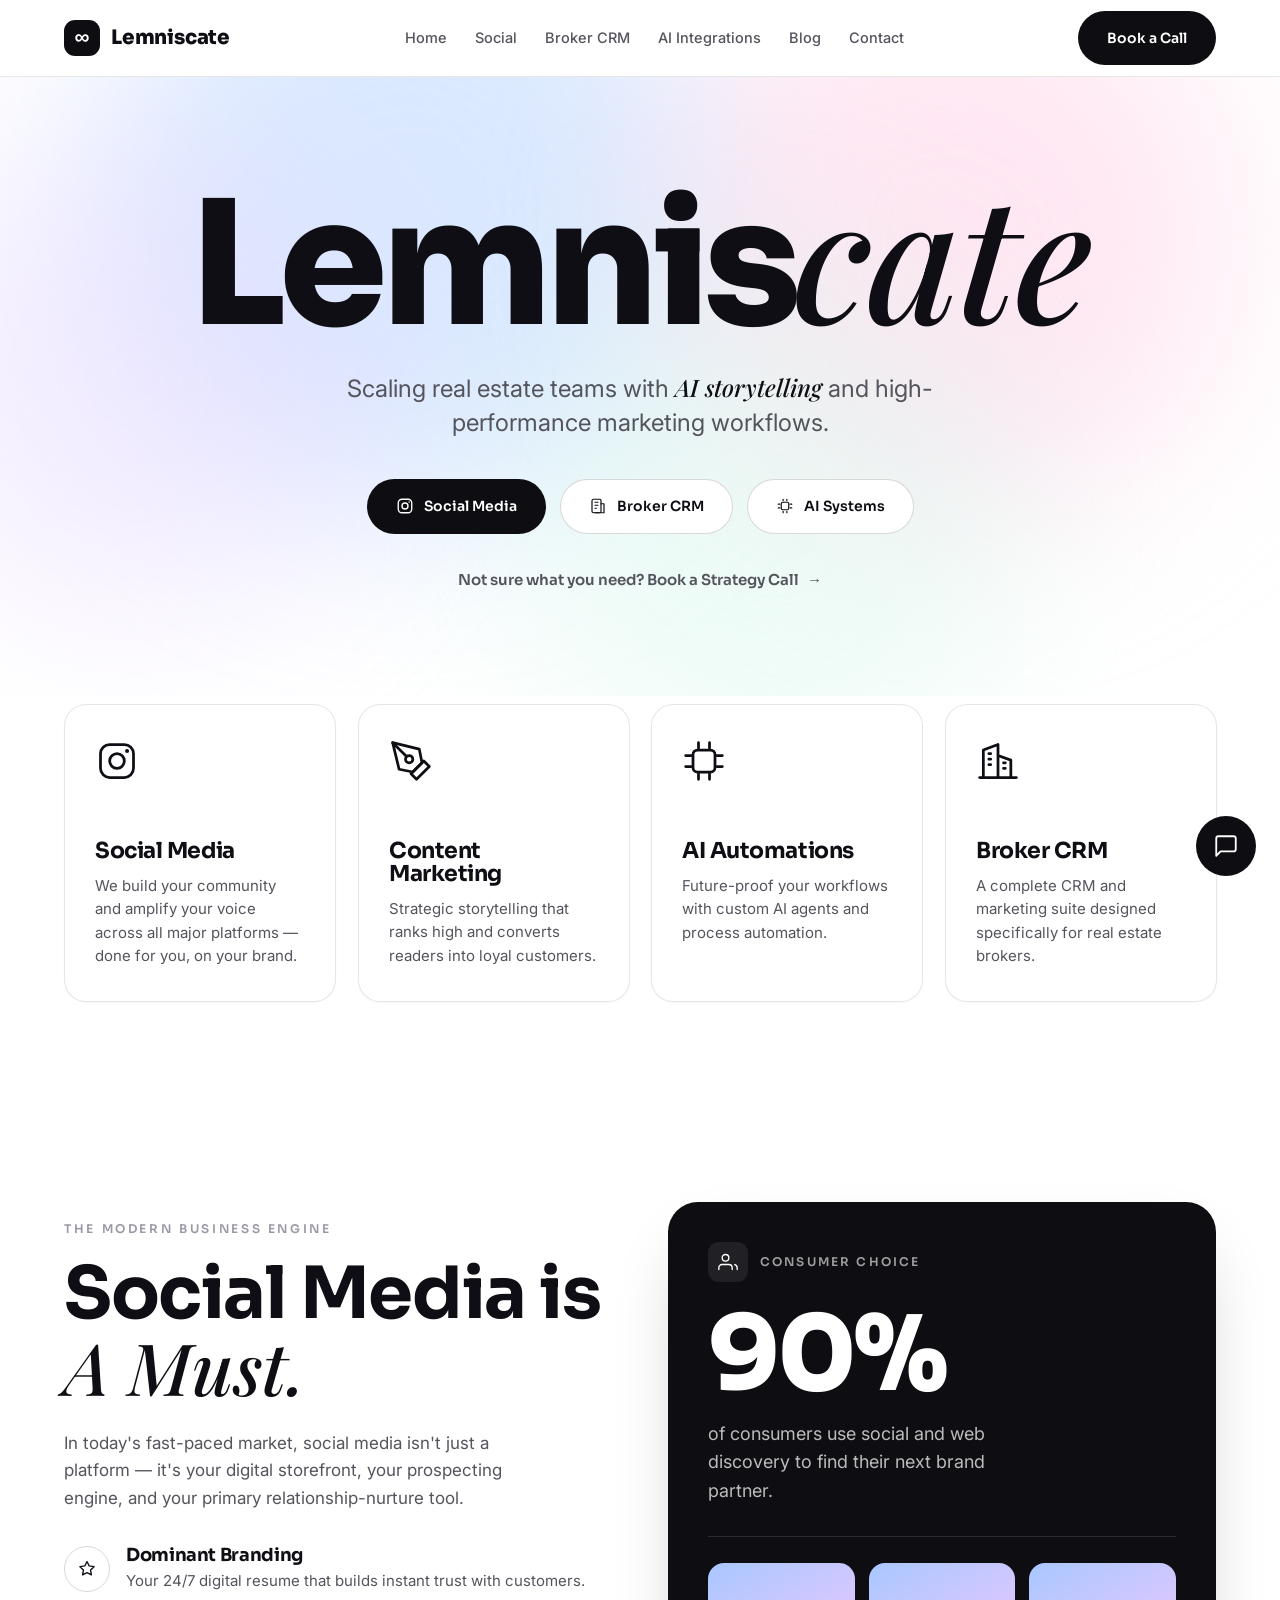
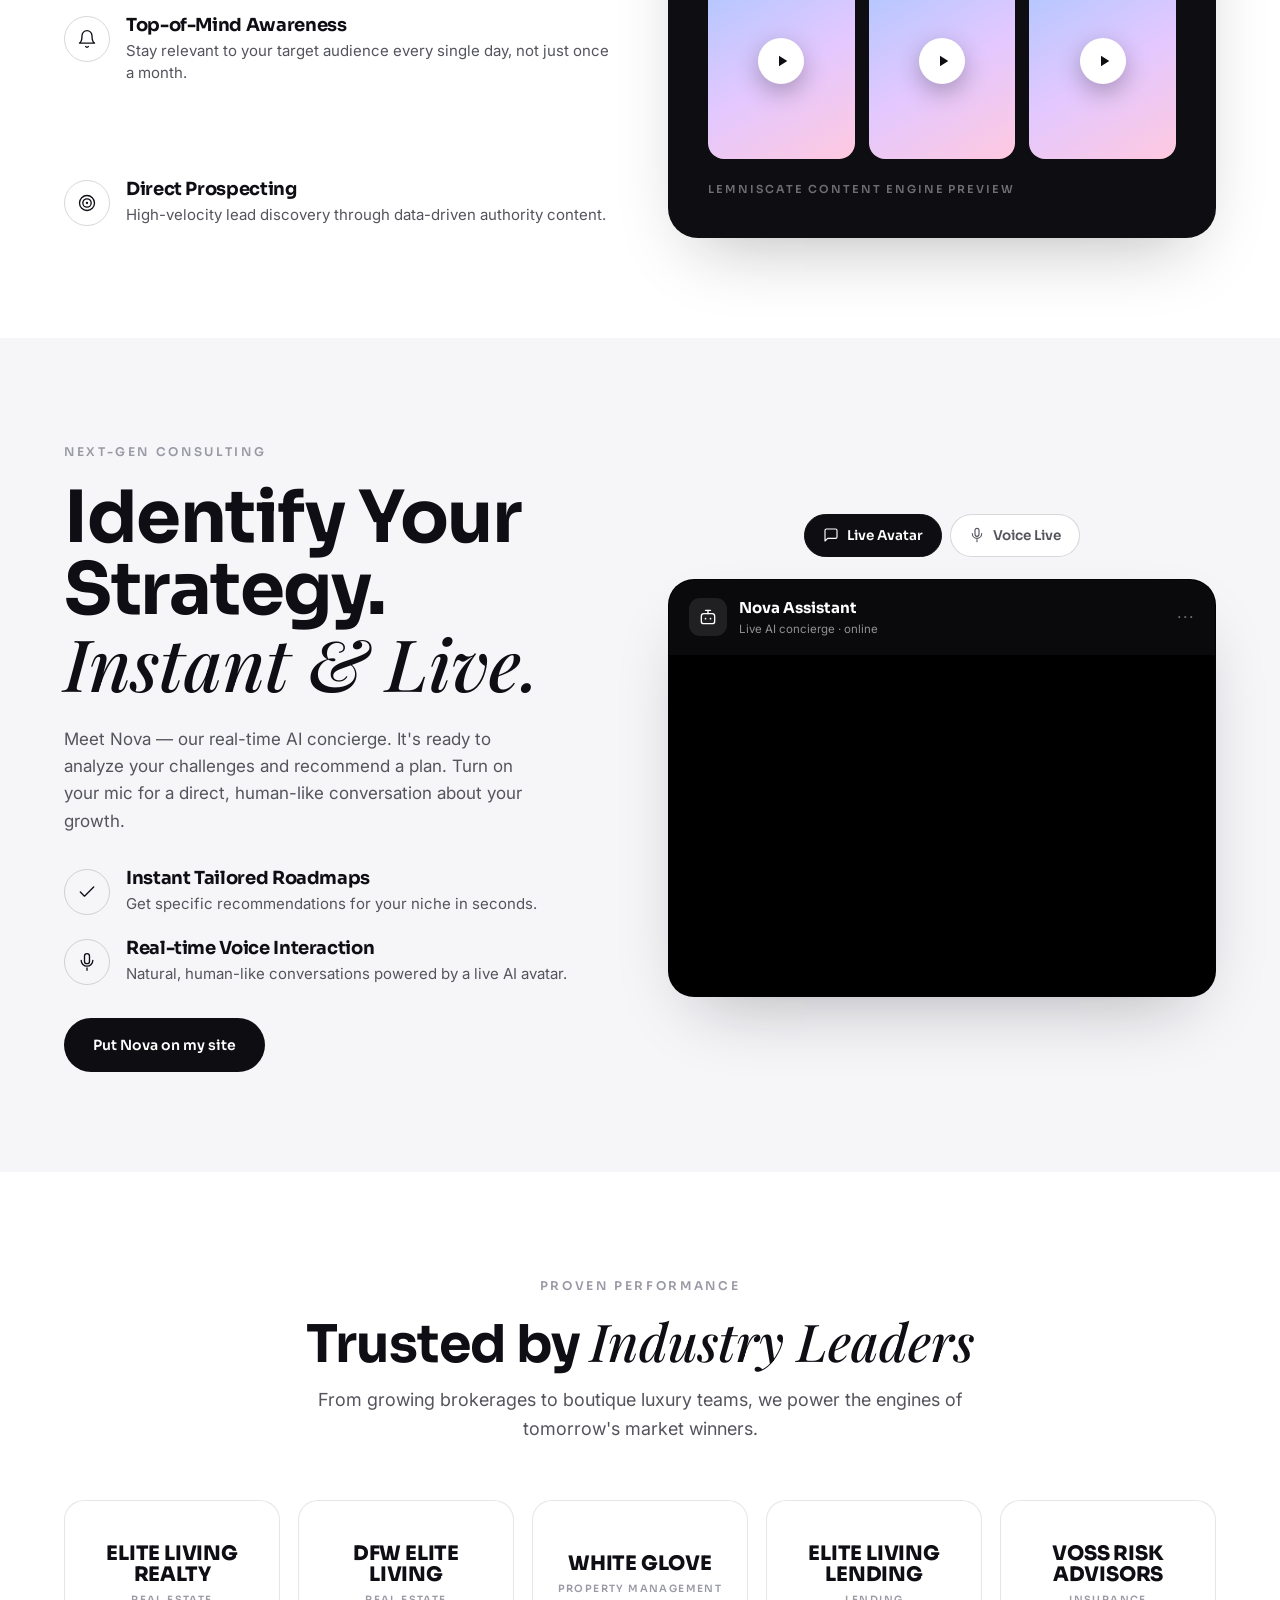
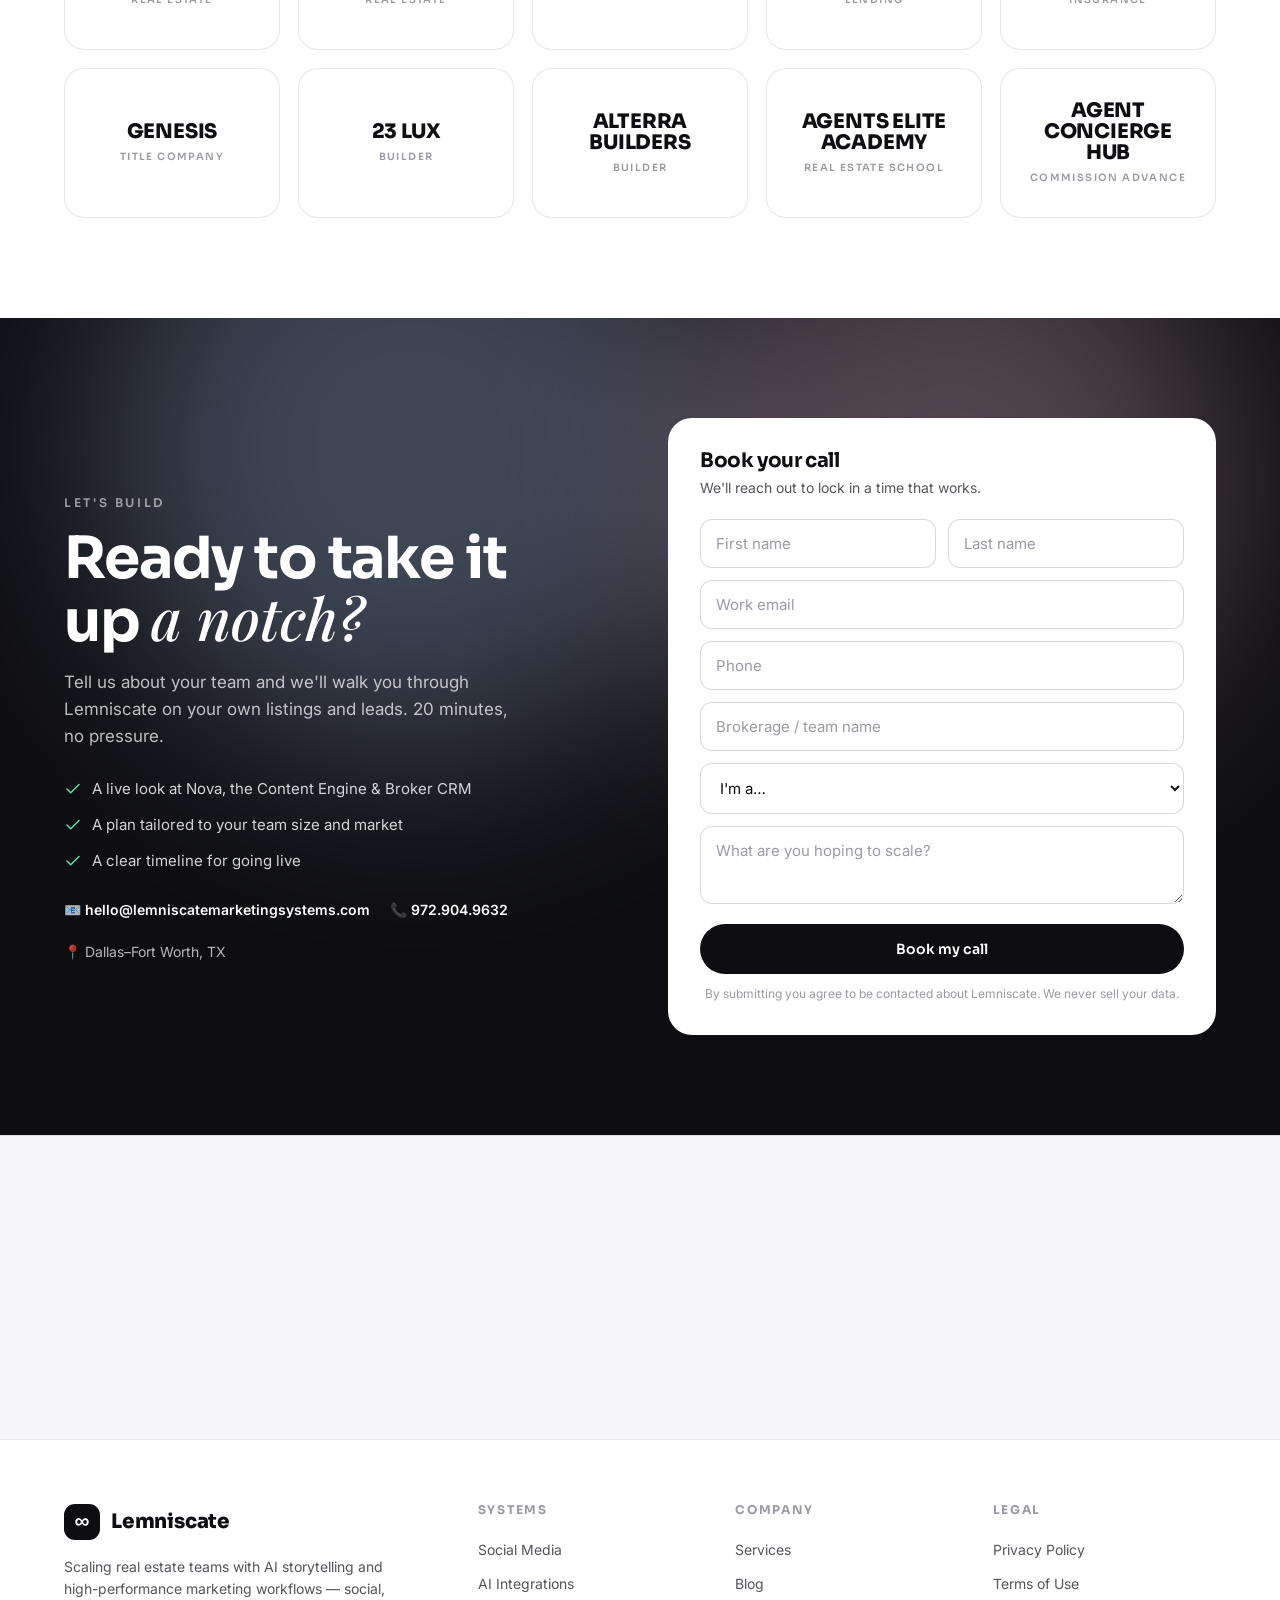
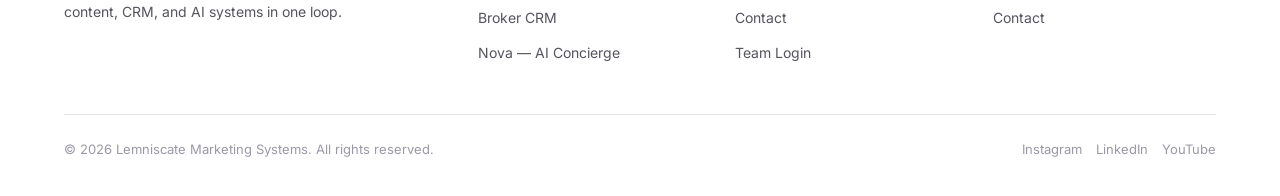
<file: index.html>
<!DOCTYPE html>
<html lang="en">
<head>
<meta charset="UTF-8">
<meta name="viewport" content="width=device-width, initial-scale=1.0">
<title>Lemniscate — Scaling Real Estate Teams with AI Storytelling</title>
<meta name="description" content="Lemniscate scales real estate teams with AI storytelling and high-performance marketing workflows — automated social &amp; content, a broker CRM, and AI systems that work your leads 24/7. Book a call.">
<meta property="og:title" content="Lemniscate — AI Marketing Systems for Real Estate">
<meta property="og:description" content="Scaling brands with AI storytelling and high-performance social workflows. Automated content, a broker CRM, and AI systems in one loop.">
<meta property="og:type" content="website">
<link rel="preconnect" href="https://fonts.googleapis.com">
<link rel="preconnect" href="https://fonts.gstatic.com" crossorigin>
<link href="https://fonts.googleapis.com/css2?family=Sora:wght@400;500;600;700;800&family=Inter:wght@400;500;600&family=Playfair+Display:ital,wght@0,600;0,700;1,500;1,600&display=swap" rel="stylesheet">
<link rel="stylesheet" href="assets/styles.css">
<link rel="manifest" href="/manifest.webmanifest">
<meta name="theme-color" content="#0e0e12">
<link rel="apple-touch-icon" href="/assets/icons/apple-touch-icon.png">
<meta name="apple-mobile-web-app-capable" content="yes">
<meta name="mobile-web-app-capable" content="yes">
<meta name="apple-mobile-web-app-status-bar-style" content="black-translucent">
<meta name="apple-mobile-web-app-title" content="Lemniscate">
<script>document.documentElement.className+=' js';</script>
</head>
<body>

<span id="home"></span>

<!-- ===== NAV ===== -->
<header>
  <nav class="wrap">
    <a href="#home" class="logo"><span class="mark">∞</span> Lemniscate</a>
    <div class="nav-links" id="navLinks">
      <a href="#home">Home</a>
      <a href="social.html">Social</a>
      <a href="broker-crm.html">Broker CRM</a>
      <a href="ai-integrations.html">AI Integrations</a>
      <a href="blog.html">Blog</a>
      <a href="contact.html">Contact</a>
      <a href="#contact" class="btn btn-primary" style="margin-top:10px">Book a Call</a>
    </div>
    <div class="nav-cta">
      <a href="#contact" class="btn btn-primary">Book a Call</a>
      <button class="burger" id="burger" aria-label="Menu"><span></span><span></span><span></span></button>
    </div>
  </nav>
</header>

<!-- ===== HERO ===== -->
<section class="hero">
  <div class="wash"><div class="blob b1"></div><div class="blob b2"></div><div class="blob b3"></div><div class="blob b4"></div></div>
  <div class="wrap">
    <h1 class="word">Lemnis<span class="tail">cate</span></h1>
    <p class="lead">Scaling real estate teams with <span class="serif">AI storytelling</span> and high-performance marketing workflows.</p>
    <div class="hero-cta">
      <a href="social.html" class="btn btn-primary">
        <svg viewBox="0 0 24 24" fill="none" stroke="currentColor" stroke-width="1.8" stroke-linecap="round" stroke-linejoin="round"><rect x="3" y="3" width="18" height="18" rx="5"/><circle cx="12" cy="12" r="4"/><circle cx="17.5" cy="6.5" r="1" fill="currentColor" stroke="none"/></svg>
        Social Media</a>
      <a href="broker-crm.html" class="btn btn-ghost">
        <svg viewBox="0 0 24 24" fill="none" stroke="currentColor" stroke-width="1.6" stroke-linecap="round" stroke-linejoin="round"><rect x="4" y="3" width="12" height="18" rx="2"/><path d="M8 7h4M8 11h4M8 15h2"/><path d="M16 9h4v12H8"/></svg>
        Broker CRM</a>
      <a href="ai-integrations.html" class="btn btn-ghost">
        <svg viewBox="0 0 24 24" fill="none" stroke="currentColor" stroke-width="1.6" stroke-linecap="round" stroke-linejoin="round"><rect x="7" y="7" width="10" height="10" rx="2"/><path d="M9.5 3v2M14.5 3v2M9.5 19v2M14.5 19v2M3 9.5h2M3 14.5h2M19 9.5h2M19 14.5h2"/></svg>
        AI Systems</a>
    </div>
    <a href="#contact" class="hero-strategy">Not sure what you need? Book a Strategy Call <span class="ar">→</span></a>
  </div>
</section>

<!-- ===== SERVICE CARDS ===== -->
<section class="sec-pad" style="padding-top:8px" id="services"><div class="wrap">
  <div class="svc-grid">
    <a class="svc" id="social" href="social.html">
      <div class="ic"><svg viewBox="0 0 24 24" fill="none" stroke="currentColor" stroke-linecap="round" stroke-linejoin="round"><rect x="3" y="3" width="18" height="18" rx="5"/><circle cx="12" cy="12" r="4"/><circle cx="17.5" cy="6.5" r="1.1" fill="currentColor" stroke="none"/></svg></div>
      <h3>Social Media</h3>
      <p>We build your community and amplify your voice across all major platforms — done for you, on your brand.</p>
    </a>
    <a class="svc" href="blog.html">
      <div class="ic"><svg viewBox="0 0 24 24" fill="none" stroke="currentColor" stroke-linecap="round" stroke-linejoin="round"><path d="M12 19l7-7 3 3-7 7-3-3z"/><path d="M18 13l-1.5-7.5L2 2l3.5 14.5L13 18z"/><path d="M2 2l7.586 7.586"/><circle cx="11" cy="11" r="2"/></svg></div>
      <h3>Content Marketing</h3>
      <p>Strategic storytelling that ranks high and converts readers into loyal customers.</p>
    </a>
    <a class="svc" href="ai-integrations.html">
      <div class="ic"><svg viewBox="0 0 24 24" fill="none" stroke="currentColor" stroke-linecap="round" stroke-linejoin="round"><rect x="6" y="6" width="12" height="12" rx="2.5"/><path d="M9 2v3M15 2v3M9 19v3M15 19v3M2 9h3M2 15h3M19 9h3M19 15h3"/></svg></div>
      <h3>AI Automations</h3>
      <p>Future-proof your workflows with custom AI agents and process automation.</p>
    </a>
    <a class="svc" href="broker-crm.html">
      <div class="ic"><svg viewBox="0 0 24 24" fill="none" stroke="currentColor" stroke-linecap="round" stroke-linejoin="round"><path d="M4 21V6l8-3v18M12 21V9l7 2.5V21"/><path d="M2 21h20"/><path d="M7 8h1M7 11h1M7 14h1M15 13h1M15 16h1"/></svg></div>
      <h3>Broker CRM</h3>
      <p>A complete CRM and marketing suite designed specifically for real estate brokers.</p>
    </a>
  </div>
</div></section>

<!-- ===== MODERN BUSINESS ENGINE ===== -->
<section class="sec-pad"><div class="wrap">
  <div class="split">
    <div class="copy">
      <span class="eyebrow">The Modern Business Engine</span>
      <h2>Social Media is<br><span class="serif">A Must.</span></h2>
      <p>In today's fast-paced market, social media isn't just a platform — it's your digital storefront, your prospecting engine, and your primary relationship-nurture tool.</p>
      <div class="feat-list">
        <div class="feat">
          <div class="fi"><svg viewBox="0 0 24 24" fill="none" stroke="currentColor" stroke-linecap="round" stroke-linejoin="round"><path d="M12 3l2.6 5.3 5.9.9-4.2 4.1 1 5.8-5.3-2.8-5.3 2.8 1-5.8L3.5 9.2l5.9-.9z"/></svg></div>
          <div><h4>Dominant Branding</h4><p>Your 24/7 digital resume that builds instant trust with customers.</p></div>
        </div>
        <div class="feat">
          <div class="fi"><svg viewBox="0 0 24 24" fill="none" stroke="currentColor" stroke-linecap="round" stroke-linejoin="round"><path d="M18 8a6 6 0 0 0-12 0c0 7-3 9-3 9h18s-3-2-3-9"/><path d="M13.7 21a2 2 0 0 1-3.4 0"/></svg></div>
          <div><h4>Top-of-Mind Awareness</h4><p>Stay relevant to your target audience every single day, not just once a month.</p></div>
        </div>
        <div class="feat">
          <div class="fi"><svg viewBox="0 0 24 24" fill="none" stroke="currentColor" stroke-linecap="round" stroke-linejoin="round"><path d="M17 21v-2a4 4 0 0 0-4-4H5a4 4 0 0 0-4 4v2"/><circle cx="9" cy="7" r="4"/><path d="M23 21v-2a4 4 0 0 0-3-3.87M16 3.13a4 4 0 0 1 0 7.75"/></svg></div>
          <div><h4>Deepened Relationships</h4><p>Scale your personal touch and nurture past clients automatically.</p></div>
        </div>
        <div class="feat">
          <div class="fi"><svg viewBox="0 0 24 24" fill="none" stroke="currentColor" stroke-linecap="round" stroke-linejoin="round"><circle cx="12" cy="12" r="9"/><circle cx="12" cy="12" r="5"/><circle cx="12" cy="12" r="1.4" fill="currentColor" stroke="none"/></svg></div>
          <div><h4>Direct Prospecting</h4><p>High-velocity lead discovery through data-driven authority content.</p></div>
        </div>
      </div>
    </div>
    <div class="darkcard">
      <div class="klab"><span class="kbox"><svg viewBox="0 0 24 24" fill="none" stroke="currentColor" stroke-linecap="round" stroke-linejoin="round"><path d="M17 21v-2a4 4 0 0 0-4-4H5a4 4 0 0 0-4 4v2"/><circle cx="9" cy="7" r="4"/><path d="M23 21v-2a4 4 0 0 0-3-3.87"/></svg></span> Consumer Choice</div>
      <div class="big">90%</div>
      <div class="sub">of consumers use social and web discovery to find their next brand partner.</div>
      <div class="divider"></div>
      <div class="thumbs">
        <div class="thumb"><span class="play"><svg viewBox="0 0 24 24" fill="currentColor"><path d="M8 5v14l11-7z"/></svg></span></div>
        <div class="thumb"><span class="play"><svg viewBox="0 0 24 24" fill="currentColor"><path d="M8 5v14l11-7z"/></svg></span></div>
        <div class="thumb"><span class="play"><svg viewBox="0 0 24 24" fill="currentColor"><path d="M8 5v14l11-7z"/></svg></span></div>
      </div>
      <div class="darkcap">Lemniscate Content Engine Preview</div>
    </div>
  </div>
</div></section>

<!-- ===== NEXT-GEN CONSULTING / AI ===== -->
<section class="sec-pad" style="background:var(--bg-2)" id="ai"><div class="wrap">
  <div class="split">
    <div class="copy">
      <span class="eyebrow">Next-Gen Consulting</span>
      <h2>Identify Your Strategy.<br><span class="serif">Instant &amp; Live.</span></h2>
      <p>Meet Nova — our real-time AI concierge. It's ready to analyze your challenges and recommend a plan. Turn on your mic for a direct, human-like conversation about your growth.</p>
      <div class="feat-list">
        <div class="feat">
          <div class="fi"><svg viewBox="0 0 24 24" fill="none" stroke="currentColor" stroke-linecap="round" stroke-linejoin="round"><path d="M20 6L9 17l-5-5"/></svg></div>
          <div><h4>Instant Tailored Roadmaps</h4><p>Get specific recommendations for your niche in seconds.</p></div>
        </div>
        <div class="feat">
          <div class="fi"><svg viewBox="0 0 24 24" fill="none" stroke="currentColor" stroke-linecap="round" stroke-linejoin="round"><rect x="9" y="2" width="6" height="12" rx="3"/><path d="M5 10a7 7 0 0 0 14 0M12 19v3"/></svg></div>
          <div><h4>Real-time Voice Interaction</h4><p>Natural, human-like conversations powered by a live AI avatar.</p></div>
        </div>
      </div>
      <a href="#contact" class="btn btn-primary" style="margin-top:32px">Put Nova on my site</a>
    </div>
    <div>
      <div class="nova-toggle">
        <span class="tg on"><svg viewBox="0 0 24 24" fill="none" stroke="currentColor" stroke-linecap="round" stroke-linejoin="round"><path d="M21 15a2 2 0 0 1-2 2H7l-4 4V5a2 2 0 0 1 2-2h14a2 2 0 0 1 2 2z"/></svg> Live Avatar</span>
        <span class="tg"><svg viewBox="0 0 24 24" fill="none" stroke="currentColor" stroke-linecap="round" stroke-linejoin="round"><rect x="9" y="2" width="6" height="12" rx="3"/><path d="M5 10a7 7 0 0 0 14 0M12 19v3"/></svg> Voice Live</span>
      </div>
      <div class="nova-stage">
        <div class="bar">
          <span class="bot"><svg viewBox="0 0 24 24" fill="none" stroke="currentColor" stroke-linecap="round" stroke-linejoin="round"><rect x="4" y="8" width="16" height="12" rx="3"/><path d="M12 8V4M9 4h6"/><circle cx="9" cy="14" r="1" fill="currentColor" stroke="none"/><circle cx="15" cy="14" r="1" fill="currentColor" stroke="none"/></svg></span>
          <div><div class="nm">Nova Assistant</div><div class="st">Live AI concierge · online</div></div>
          <span class="dots">···</span>
        </div>
        <iframe id="novaAvatar" allow="microphone" title="Nova — Lemniscate AI Concierge"></iframe>
      </div>
    </div>
  </div>
</div></section>

<!-- ===== PROVEN PERFORMANCE / TRUSTED BY ===== -->
<section class="sec-pad" id="results"><div class="wrap">
  <div class="sec-head">
    <span class="eyebrow">Proven Performance</span>
    <h2>Trusted by <span class="serif">Industry Leaders</span></h2>
    <p>From growing brokerages to boutique luxury teams, we power the engines of tomorrow's market winners.</p>
  </div>
  <!-- Swap the text names below for real logo images as they're supplied. -->
  <div class="trust-grid">
    <div class="lg"><div><div class="nm">ELITE LIVING REALTY</div><div class="sm">Real Estate</div></div></div>
    <div class="lg"><div><div class="nm">DFW ELITE LIVING</div><div class="sm">Real Estate</div></div></div>
    <div class="lg"><div><div class="nm">WHITE GLOVE</div><div class="sm">Property Management</div></div></div>
    <div class="lg"><div><div class="nm">ELITE LIVING LENDING</div><div class="sm">Lending</div></div></div>
    <div class="lg"><div><div class="nm">VOSS RISK ADVISORS</div><div class="sm">Insurance</div></div></div>
    <div class="lg"><div><div class="nm">GENESIS</div><div class="sm">Title Company</div></div></div>
    <div class="lg"><div><div class="nm">23 LUX</div><div class="sm">Builder</div></div></div>
    <div class="lg"><div><div class="nm">ALTERRA BUILDERS</div><div class="sm">Builder</div></div></div>
    <div class="lg"><div><div class="nm">AGENTS ELITE ACADEMY</div><div class="sm">Real Estate School</div></div></div>
    <div class="lg"><div><div class="nm">AGENT CONCIERGE HUB</div><div class="sm">Commission Advance</div></div></div>
  </div>
</div></section>

<!-- ===== BLOG (placeholder anchor) ===== -->
<span id="blog"></span>

<!-- ===== FINAL CTA / CONTACT ===== -->
<section class="cta sec-pad" id="contact">
  <div class="wash"><div class="blob b1"></div><div class="blob b2"></div></div>
  <div class="wrap">
    <div class="cta-grid">
      <div>
        <span class="eyebrow" style="color:rgba(255,255,255,.55)">Let's build</span>
        <h2 style="margin-top:14px">Ready to take it<br>up <span class="serif">a notch?</span></h2>
        <p class="lead">Tell us about your team and we'll walk you through Lemniscate on your own listings and leads. 20 minutes, no pressure.</p>
        <div class="pt"><svg viewBox="0 0 24 24" fill="none" stroke="currentColor" stroke-width="2" stroke-linecap="round" stroke-linejoin="round"><path d="M20 6L9 17l-5-5"/></svg> A live look at Nova, the Content Engine &amp; Broker CRM</div>
        <div class="pt"><svg viewBox="0 0 24 24" fill="none" stroke="currentColor" stroke-width="2" stroke-linecap="round" stroke-linejoin="round"><path d="M20 6L9 17l-5-5"/></svg> A plan tailored to your team size and market</div>
        <div class="pt"><svg viewBox="0 0 24 24" fill="none" stroke="currentColor" stroke-width="2" stroke-linecap="round" stroke-linejoin="round"><path d="M20 6L9 17l-5-5"/></svg> A clear timeline for going live</div>
        <div class="ways">
          <span>📧 <a href="mailto:hello@lemniscatemarketingsystems.com">hello@lemniscatemarketingsystems.com</a></span>
          <span>📞 <a href="tel:9729049632">972.904.9632</a></span>
          <span>📍 Dallas–Fort Worth, TX</span>
        </div>
      </div>
      <div class="form-card">
        <h3>Book your call</h3>
        <div class="fh">We'll reach out to lock in a time that works.</div>
        <div id="formMsg" class="form-msg"></div>
        <form id="demoForm" novalidate>
          <div class="row2">
            <div class="fld"><input id="fFirst" type="text" placeholder="First name" autocomplete="given-name" required></div>
            <div class="fld"><input id="fLast" type="text" placeholder="Last name" autocomplete="family-name"></div>
          </div>
          <div class="fld"><input id="fEmail" type="email" placeholder="Work email" autocomplete="email" required></div>
          <div class="fld"><input id="fPhone" type="tel" placeholder="Phone" autocomplete="tel" required></div>
          <div class="fld"><input id="fCompany" type="text" placeholder="Brokerage / team name"></div>
          <div class="fld"><select id="fRole">
            <option value="">I'm a…</option>
            <option>Solo agent</option><option>Team lead</option><option>Broker / owner</option><option>Marketing / ops</option><option>Other</option>
          </select></div>
          <div class="fld"><textarea id="fMsg" placeholder="What are you hoping to scale?"></textarea></div>
          <button type="submit" class="btn btn-primary" id="fSubmit" style="width:100%">Book my call</button>
          <div class="form-note">By submitting you agree to be contacted about Lemniscate. We never sell your data.</div>
        </form>
      </div>
    </div>
  </div>
</section>

<!-- ===== FOOTER ===== -->
<!-- ===== PRE-MARKET SIGNUP ===== -->
<section class="prelaunch">
  <div class="wrap">
    <div>
      <h3>Get early access to <span class="serif">pre-market</span> concepts &amp; programs.</h3>
      <p>Join the list for first looks at off-market listings, new AI programs, and launches — before they go public.</p>
    </div>
    <form class="pl-form" id="preForm">
      <div id="preMsg" class="pl-msg"></div>
      <div class="row2">
        <div class="fld"><input id="pName" type="text" placeholder="Full name" autocomplete="name" required></div>
        <div class="fld"><input id="pEmail" type="email" placeholder="Email" autocomplete="email" required></div>
      </div>
      <div class="fld"><input id="pPhone" type="tel" placeholder="Mobile (for text updates)" autocomplete="tel"></div>
      <button type="submit" class="btn btn-primary" id="pSubmit">Join the list</button>
      <div class="pl-note">We'll only reach out about pre-market drops &amp; programs. Opt out anytime.</div>
    </form>
  </div>
</section>

<footer><div class="wrap">
  <div class="foot-grid">
    <div class="foot-brand">
      <a href="#home" class="logo"><span class="mark">∞</span> Lemniscate</a>
      <p>Scaling real estate teams with AI storytelling and high-performance marketing workflows — social, content, CRM, and AI systems in one loop.</p>
    </div>
    <div class="foot-col"><h4>Systems</h4>
      <a href="social.html">Social Media</a>
      <a href="ai-integrations.html">AI Integrations</a>
      <a href="broker-crm.html">Broker CRM</a>
      <a href="ai-integrations.html">Nova — AI Concierge</a>
    </div>
    <div class="foot-col"><h4>Company</h4>
      <a href="#services">Services</a>
      <a href="blog.html">Blog</a>
      <a href="contact.html">Contact</a>
      <a href="admin.html">Team Login</a>
    </div>
    <div class="foot-col"><h4>Legal</h4>
      <a href="/privacy-policy.html">Privacy Policy</a>
      <a href="/terms-of-use.html">Terms of Use</a>
      <a href="mailto:hello@lemniscatemarketingsystems.com">Contact</a>
    </div>
  </div>
  <div class="foot-bottom">
    <span>© <span id="yr"></span> Lemniscate Marketing Systems. All rights reserved.</span>
    <div class="soc"><a href="#">Instagram</a><a href="#">LinkedIn</a><a href="#">YouTube</a></div>
  </div>
</div></footer>

<!-- ===== FLOATING BUTTONS ===== -->
<button class="to-top" id="toTop" aria-label="Back to top"><svg viewBox="0 0 24 24" fill="none" stroke="currentColor" stroke-width="2" stroke-linecap="round" stroke-linejoin="round"><path d="M12 19V5M5 12l7-7 7 7"/></svg></button>
<a class="chat-fab" href="#contact" aria-label="Chat with us"><svg viewBox="0 0 24 24" fill="none" stroke="currentColor" stroke-width="1.7" stroke-linecap="round" stroke-linejoin="round"><path d="M21 15a2 2 0 0 1-2 2H7l-4 4V5a2 2 0 0 1 2-2h14a2 2 0 0 1 2 2z"/></svg></a>

<script src="assets/lm.js"></script>
<script src="assets/app.js"></script>

<!-- ============================================================
     GHL CHAT WIDGET (bottom-right) — optional.
     To use a real LeadConnector chat widget instead of the static
     chat button above, add Lemniscate's widget id and uncomment:
  <script src="https://beta.leadconnectorhq.com/loader.js"
          data-resources-url="https://beta.leadconnectorhq.com/chat-widget/loader.js"
          data-widget-id="YOUR_LEMNISCATE_WIDGET_ID"></script>
     ============================================================ -->

</body>
</html>
</file>
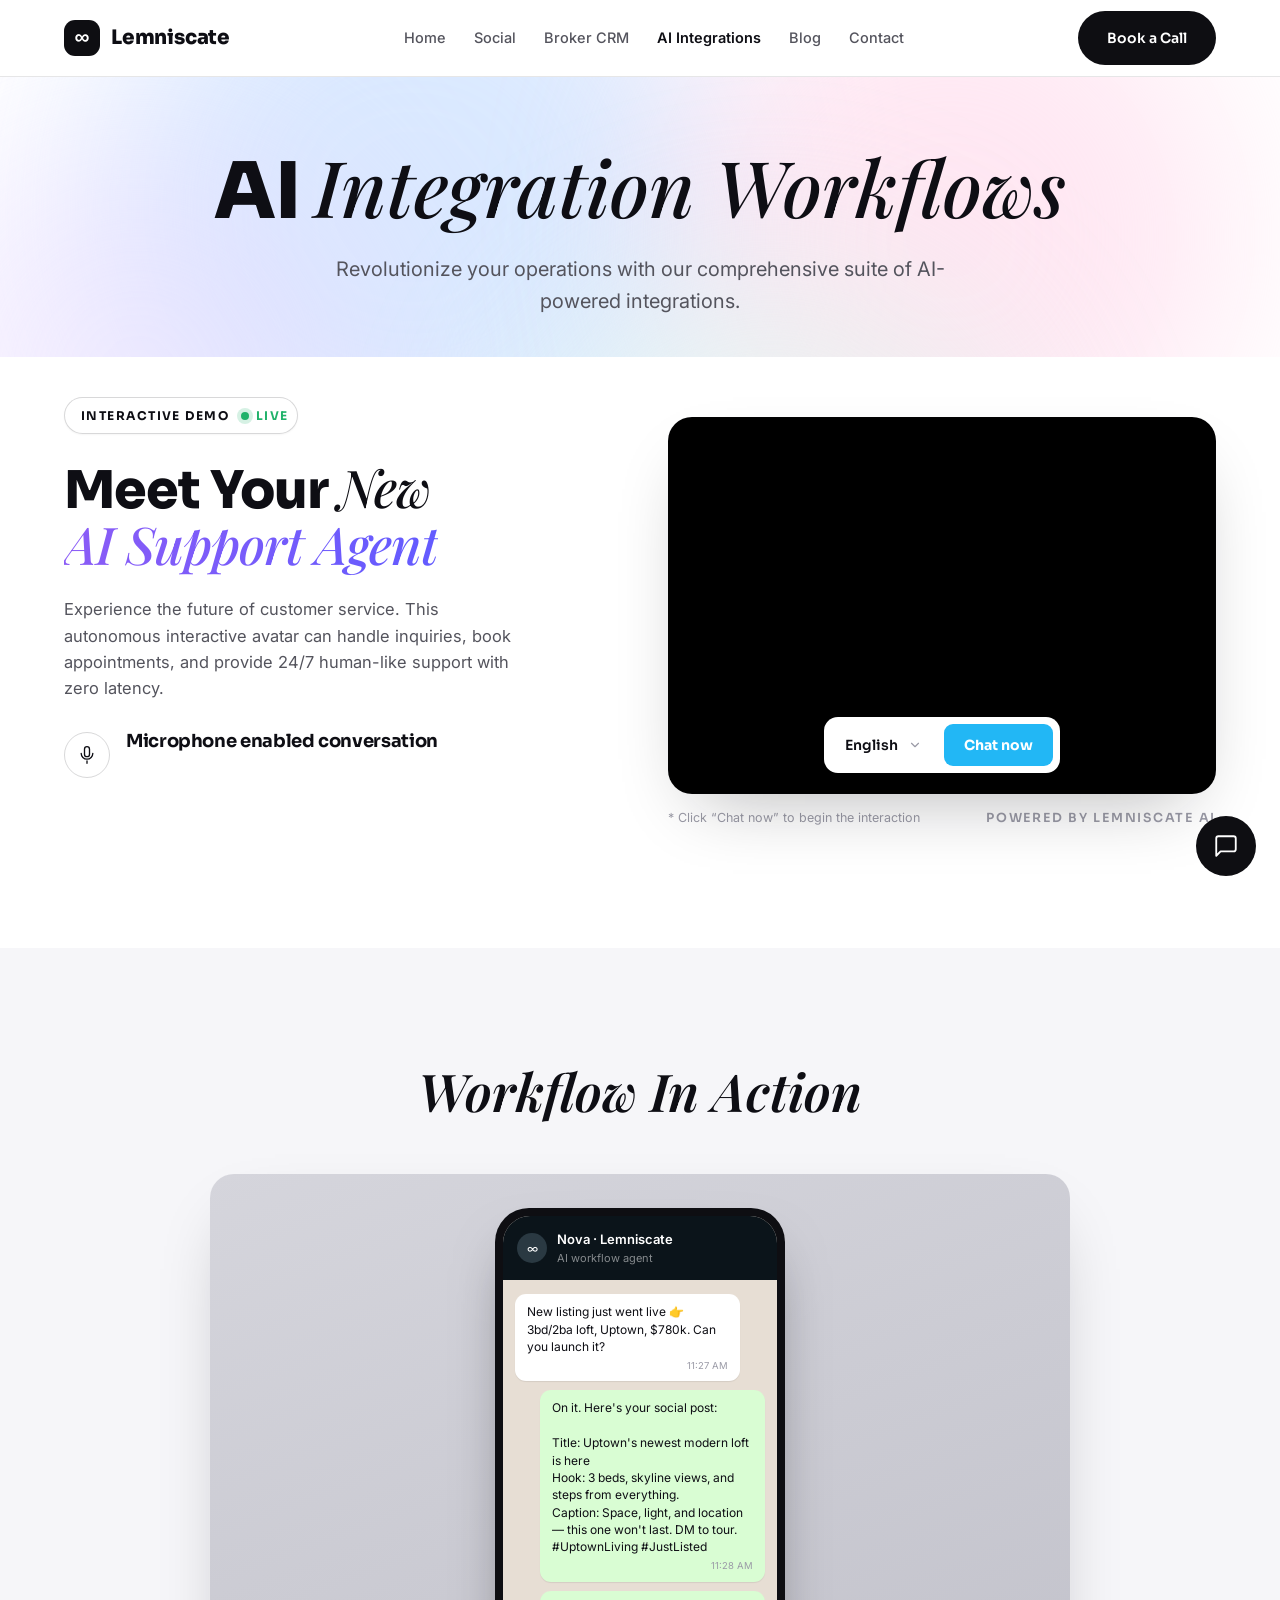
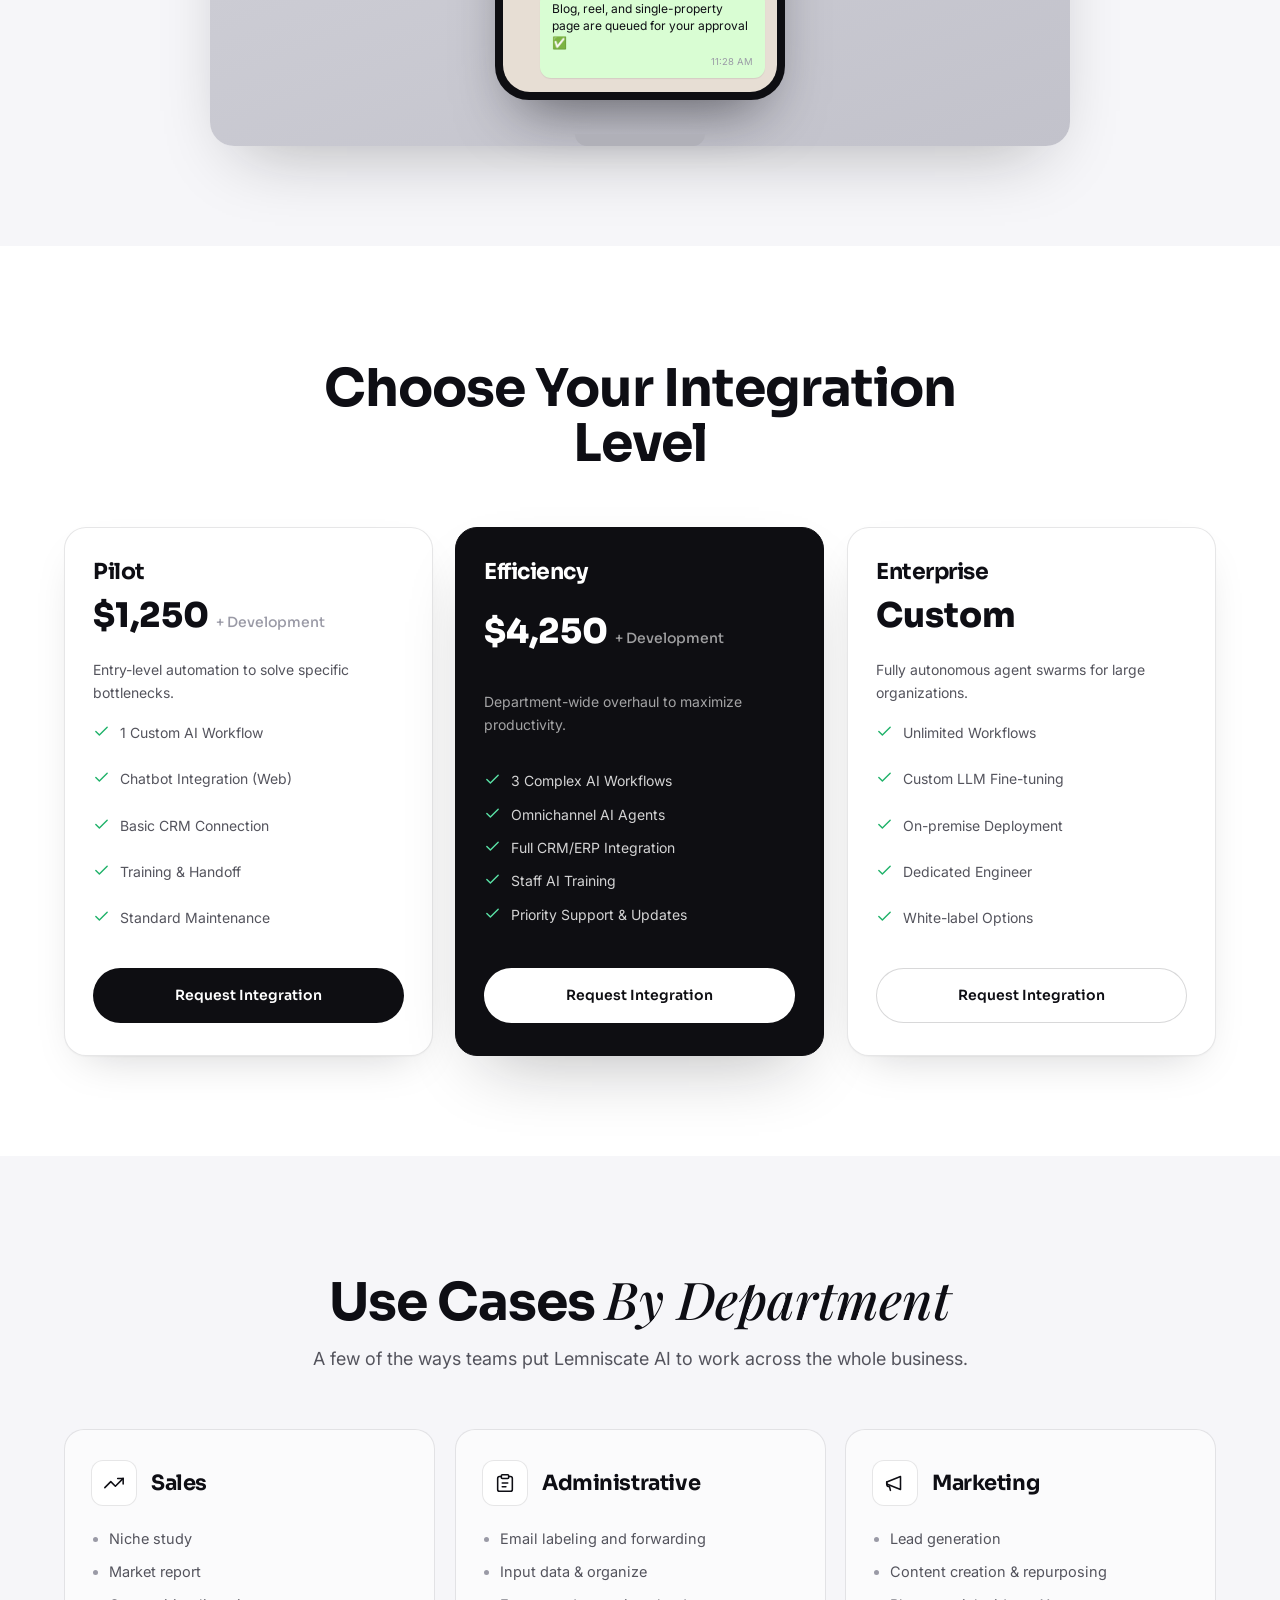
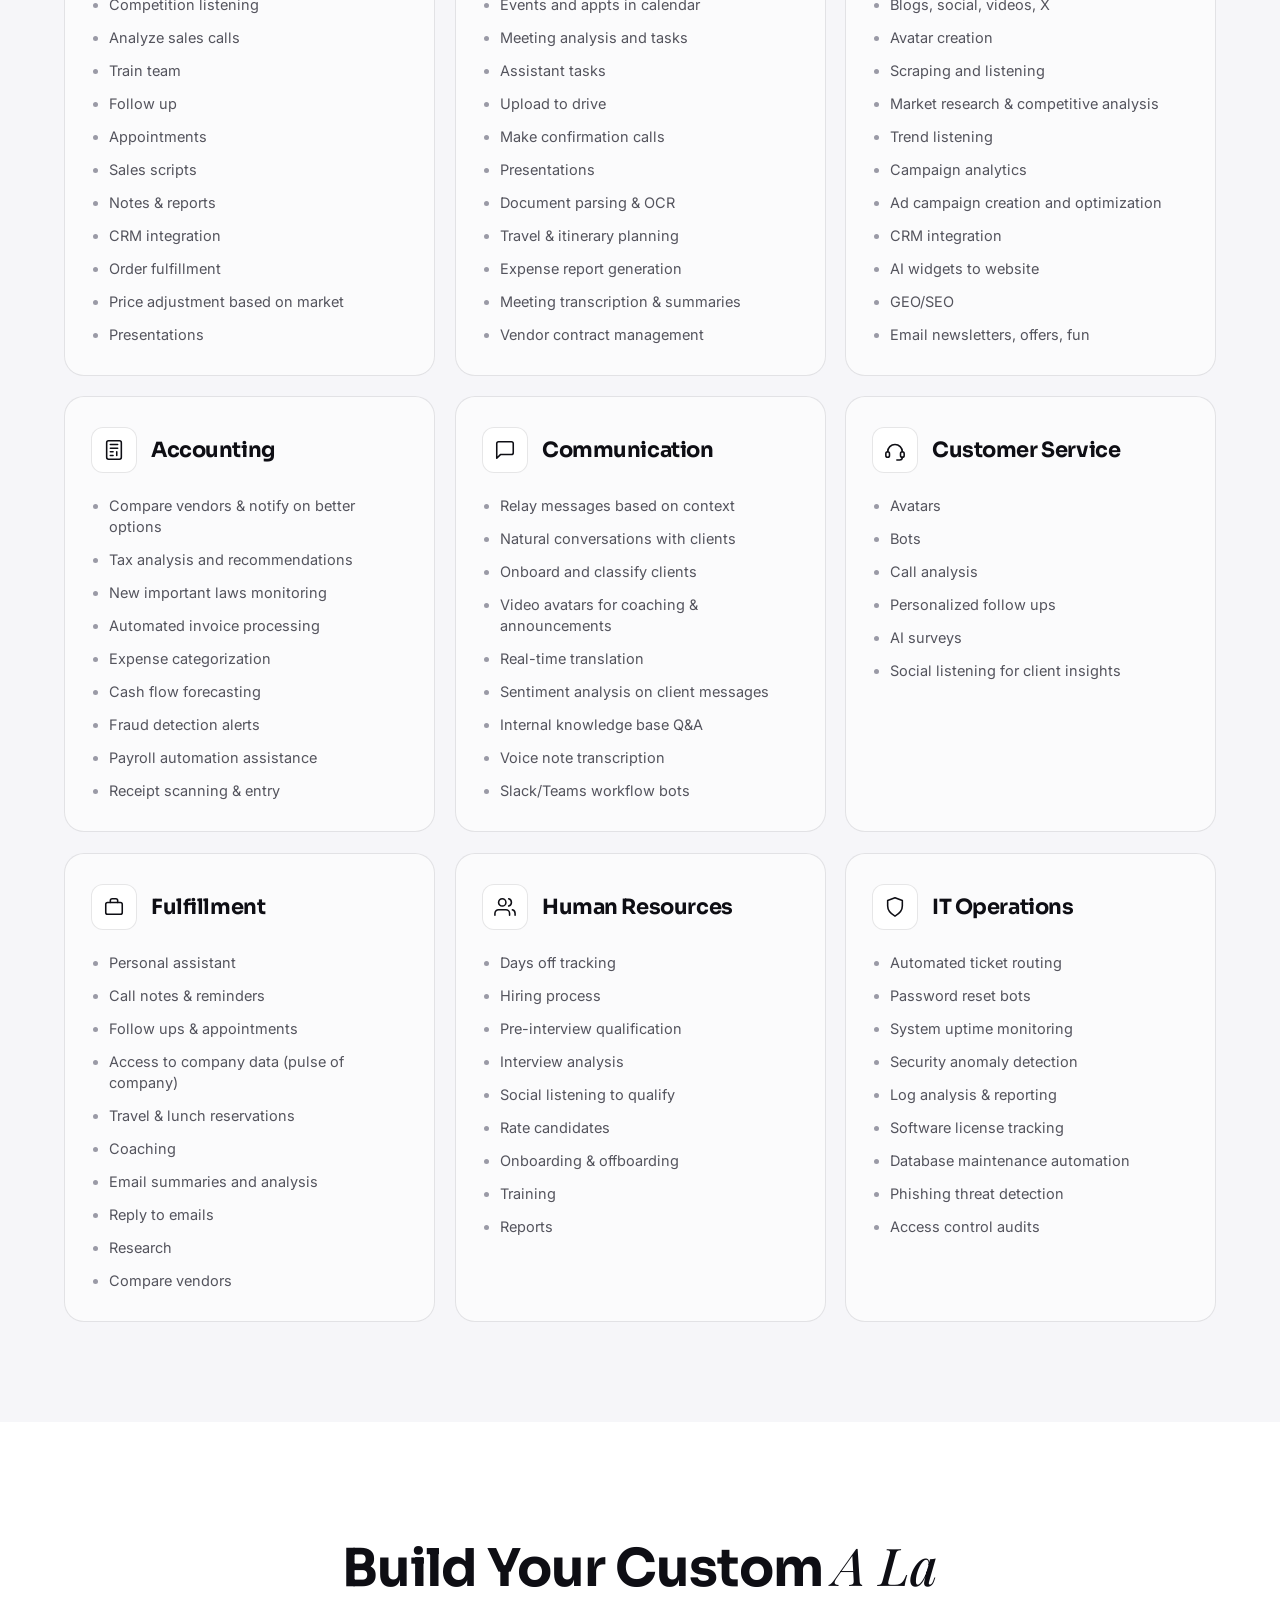
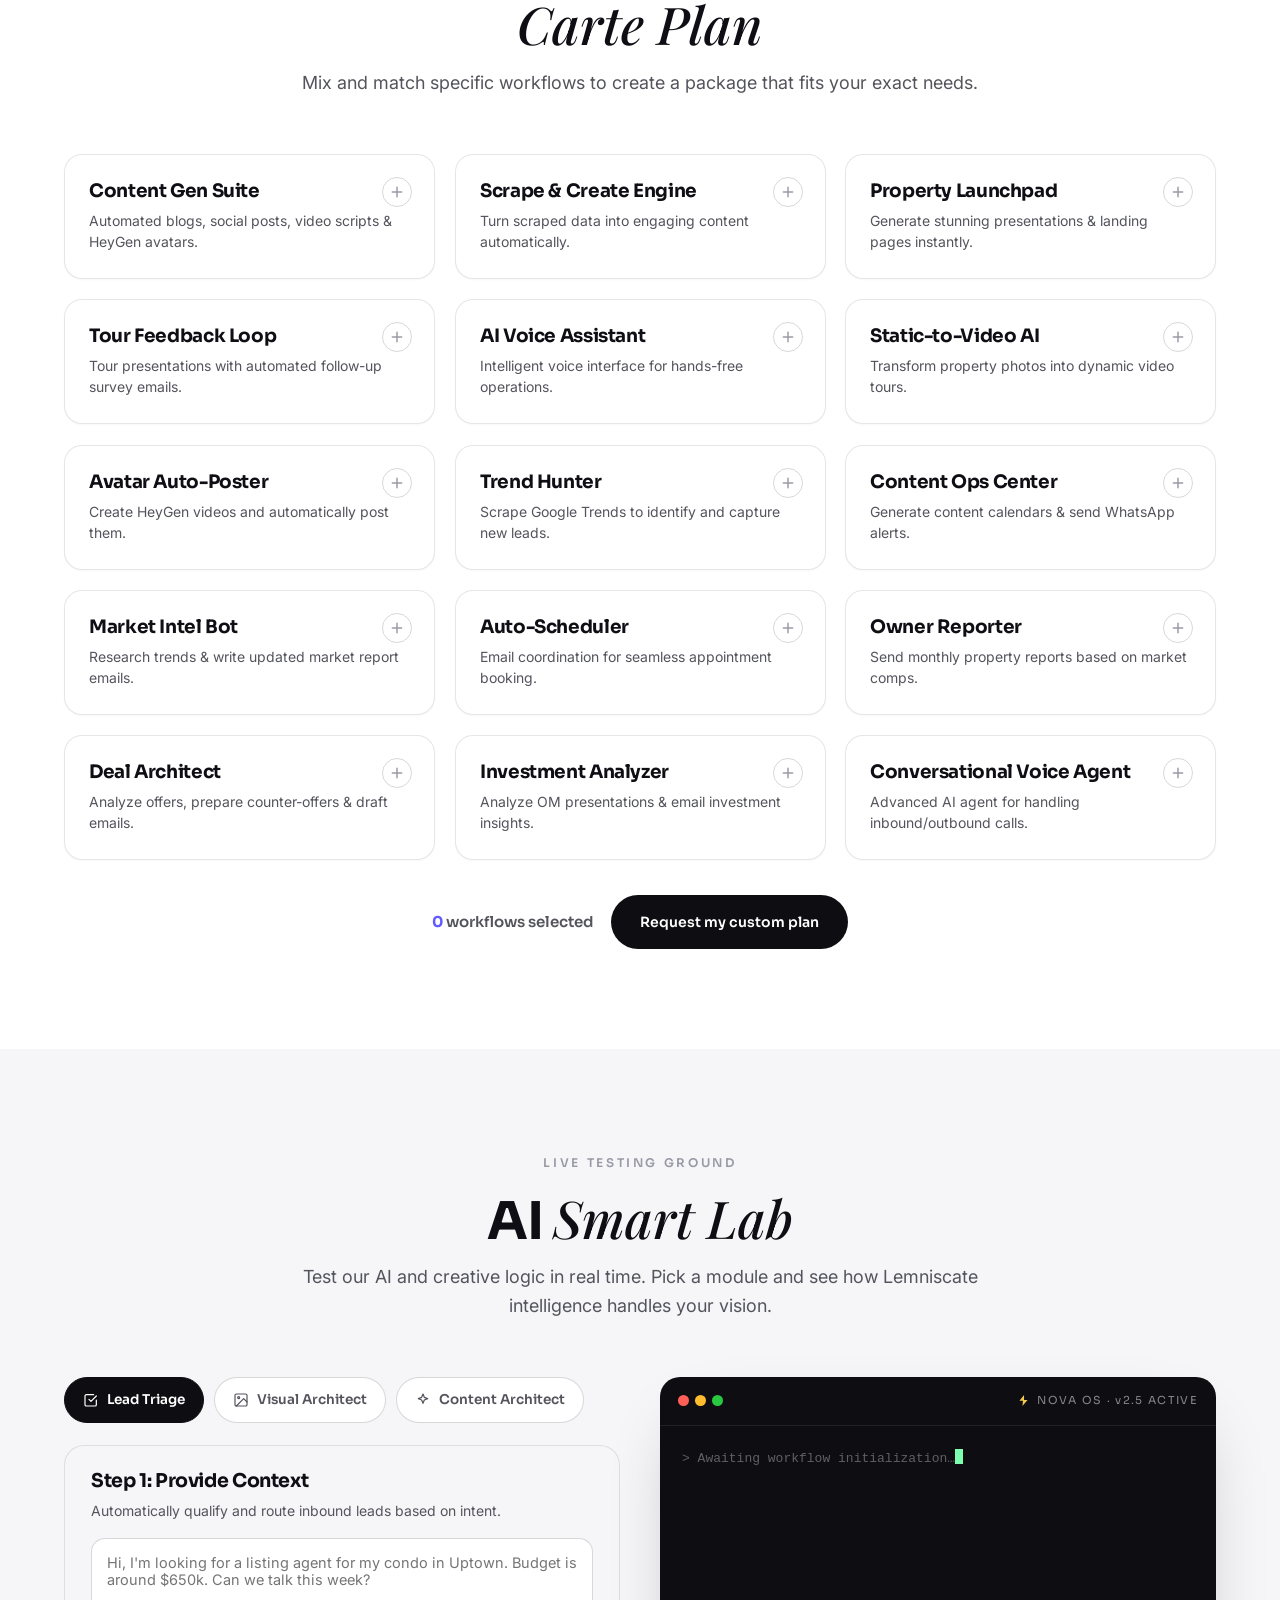
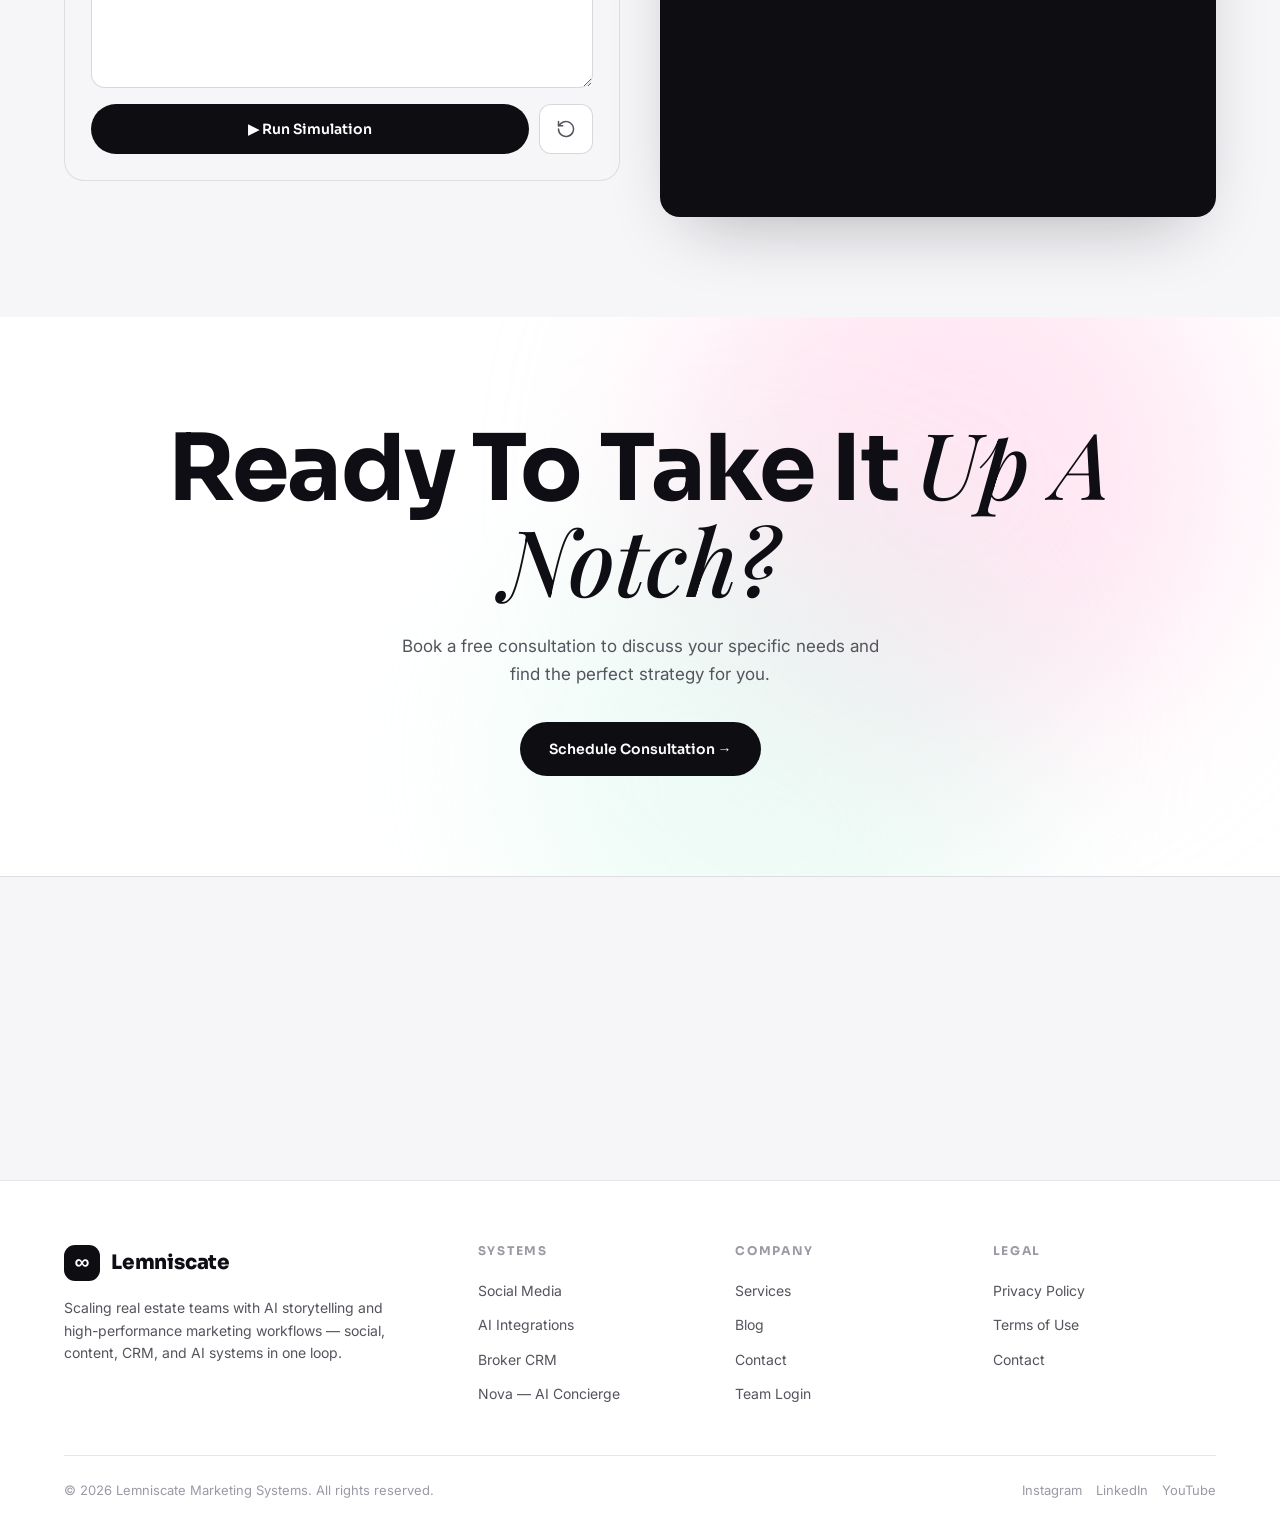
<file: ai-integrations.html>
<!DOCTYPE html>
<html lang="en">
<head>
<meta charset="UTF-8">
<meta name="viewport" content="width=device-width, initial-scale=1.0">
<title>AI Integrations — Lemniscate</title>
<meta name="description" content="Revolutionize your operations with a comprehensive suite of AI-powered integrations — a live AI support agent, custom workflows, and an à la carte plan built around your exact needs.">
<meta property="og:title" content="AI Integrations — Lemniscate">
<meta property="og:description" content="Revolutionize your operations with our comprehensive suite of AI-powered integrations.">
<meta property="og:type" content="website">
<link rel="preconnect" href="https://fonts.googleapis.com">
<link rel="preconnect" href="https://fonts.gstatic.com" crossorigin>
<link href="https://fonts.googleapis.com/css2?family=Sora:wght@400;500;600;700;800&family=Inter:wght@400;500;600&family=Playfair+Display:ital,wght@0,600;0,700;1,500;1,600&display=swap" rel="stylesheet">
<link rel="stylesheet" href="assets/styles.css">
<link rel="manifest" href="/manifest.webmanifest">
<meta name="theme-color" content="#0e0e12">
<link rel="apple-touch-icon" href="/assets/icons/apple-touch-icon.png">
<meta name="apple-mobile-web-app-capable" content="yes">
<meta name="mobile-web-app-capable" content="yes">
<meta name="apple-mobile-web-app-status-bar-style" content="black-translucent">
<meta name="apple-mobile-web-app-title" content="Lemniscate">
<script>document.documentElement.className+=' js';</script>
</head>
<body>

<span id="top"></span>

<!-- ===== NAV ===== -->
<header>
  <nav class="wrap">
    <a href="index.html" class="logo"><span class="mark">∞</span> Lemniscate</a>
    <div class="nav-links" id="navLinks">
      <a href="index.html">Home</a>
      <a href="social.html">Social</a>
      <a href="broker-crm.html">Broker CRM</a>
      <a href="ai-integrations.html" class="active">AI Integrations</a>
      <a href="blog.html">Blog</a>
      <a href="contact.html">Contact</a>
      <a href="contact.html" class="btn btn-primary" style="margin-top:10px">Book a Call</a>
    </div>
    <div class="nav-cta">
      <a href="contact.html" class="btn btn-primary">Book a Call</a>
      <button class="burger" id="burger" aria-label="Menu"><span></span><span></span><span></span></button>
    </div>
  </nav>
</header>

<!-- ===== HERO ===== -->
<section class="crm-hero" id="ai">
  <div class="wash"><div class="blob b1"></div><div class="blob b2"></div><div class="blob b3"></div><div class="blob b4"></div></div>
  <div class="wrap">
    <h1>AI <span class="serif">Integration Workflows</span></h1>
    <p>Revolutionize your operations with our comprehensive suite of AI-powered integrations.</p>
  </div>
</section>

<!-- ===== INTERACTIVE DEMO ===== -->
<section class="sec-pad" style="padding-top:40px"><div class="wrap">
  <div class="split">
    <div class="demo-copy">
      <span class="demo-badge">Interactive Demo <span class="live">Live</span></span>
      <div class="demo-h">Meet Your <span class="ital">New</span><br><span class="purple">AI Support Agent</span></div>
      <p>Experience the future of customer service. This autonomous interactive avatar can handle inquiries, book appointments, and provide 24/7 human-like support with zero latency.</p>
      <div class="feat-list">
        <div class="feat">
          <div class="fi"><svg viewBox="0 0 24 24" fill="none" stroke="currentColor" stroke-linecap="round" stroke-linejoin="round"><rect x="9" y="2" width="6" height="12" rx="3"/><path d="M5 10a7 7 0 0 0 14 0M12 19v3"/></svg></div>
          <div><h4>Microphone enabled conversation</h4></div>
        </div>
        <div class="feat">
          <div class="fi"><svg viewBox="0 0 24 24" fill="none" stroke="currentColor" stroke-linecap="round" stroke-linejoin="round"><path d="M13 2L4.5 12.5H11l-1 9.5L19.5 11H13z"/></svg></div>
          <div><h4>Real-time emotional intelligence</h4></div>
        </div>
      </div>
    </div>
    <div>
      <div class="ai-demo">
        <iframe id="novaAvatar" allow="microphone" title="Nova — Lemniscate AI Support Agent"></iframe>
        <div class="ctrl">
          <span class="lang">English <svg viewBox="0 0 24 24" fill="none" stroke="currentColor" stroke-width="2" stroke-linecap="round" stroke-linejoin="round"><path d="M6 9l6 6 6-6"/></svg></span>
          <a href="#" class="chatnow" onclick="return false">Chat now</a>
        </div>
      </div>
      <div class="demo-cap"><span>* Click “Chat now” to begin the interaction</span><span class="pw">Powered by Lemniscate AI</span></div>
    </div>
  </div>
</div></section>

<!-- ===== WORKFLOW IN ACTION ===== -->
<section class="sec-pad" style="background:var(--bg-2)"><div class="wrap">
  <div class="sec-head"><h2 class="serif" style="font-family:'Playfair Display',serif;font-style:italic;font-weight:600">Workflow In Action</h2></div>
  <div class="monitor">
    <div class="chatphone">
      <div class="cp-screen">
        <div class="cp-top"><span class="cp-av">∞</span><div><div class="cp-nm">Nova · Lemniscate</div><div class="cp-sub">AI workflow agent</div></div></div>
        <div class="cp-body">
          <div class="cp-msg">New listing just went live 👉 3bd/2ba loft, Uptown, $780k. Can you launch it?<span class="t">11:27 AM</span></div>
          <div class="cp-msg me">On it. Here's your social post:<br><br>Title: Uptown's newest modern loft is here<br>Hook: 3 beds, skyline views, and steps from everything.<br>Caption: Space, light, and location — this one won't last. DM to tour. #UptownLiving #JustListed<span class="t">11:28 AM</span></div>
          <div class="cp-msg me">Blog, reel, and single-property page are queued for your approval ✅<span class="t">11:28 AM</span></div>
        </div>
      </div>
    </div>
  </div>
</div></section>

<!-- ===== PRICING ===== -->
<section class="sec-pad"><div class="wrap">
  <div class="sec-head"><h2>Choose Your Integration Level</h2></div>
  <div class="pkg-grid">
    <div class="pkg">
      <h3>Pilot</h3>
      <div class="pk-price">$1,250 <small style="font-size:14px;color:var(--ink-3);font-weight:500">+ Development</small></div>
      <div class="pk-desc" style="margin-top:14px">Entry-level automation to solve specific bottlenecks.</div>
      <ul>
        <li><svg viewBox="0 0 24 24" fill="none" stroke="currentColor" stroke-width="2" stroke-linecap="round" stroke-linejoin="round"><path d="M20 6L9 17l-5-5"/></svg> 1 Custom AI Workflow</li>
        <li><svg viewBox="0 0 24 24" fill="none" stroke="currentColor" stroke-width="2" stroke-linecap="round" stroke-linejoin="round"><path d="M20 6L9 17l-5-5"/></svg> Chatbot Integration (Web)</li>
        <li><svg viewBox="0 0 24 24" fill="none" stroke="currentColor" stroke-width="2" stroke-linecap="round" stroke-linejoin="round"><path d="M20 6L9 17l-5-5"/></svg> Basic CRM Connection</li>
        <li><svg viewBox="0 0 24 24" fill="none" stroke="currentColor" stroke-width="2" stroke-linecap="round" stroke-linejoin="round"><path d="M20 6L9 17l-5-5"/></svg> Training &amp; Handoff</li>
        <li><svg viewBox="0 0 24 24" fill="none" stroke="currentColor" stroke-width="2" stroke-linecap="round" stroke-linejoin="round"><path d="M20 6L9 17l-5-5"/></svg> Standard Maintenance</li>
      </ul>
      <a href="contact.html" class="btn btn-primary">Request Integration</a>
    </div>
    <div class="pkg feat">
      <h3>Efficiency</h3>
      <div class="pk-price">$4,250 <small style="font-size:14px;color:rgba(255,255,255,.6);font-weight:500">+ Development</small></div>
      <div class="pk-desc" style="margin-top:14px">Department-wide overhaul to maximize productivity.</div>
      <ul>
        <li><svg viewBox="0 0 24 24" fill="none" stroke="currentColor" stroke-width="2" stroke-linecap="round" stroke-linejoin="round"><path d="M20 6L9 17l-5-5"/></svg> 3 Complex AI Workflows</li>
        <li><svg viewBox="0 0 24 24" fill="none" stroke="currentColor" stroke-width="2" stroke-linecap="round" stroke-linejoin="round"><path d="M20 6L9 17l-5-5"/></svg> Omnichannel AI Agents</li>
        <li><svg viewBox="0 0 24 24" fill="none" stroke="currentColor" stroke-width="2" stroke-linecap="round" stroke-linejoin="round"><path d="M20 6L9 17l-5-5"/></svg> Full CRM/ERP Integration</li>
        <li><svg viewBox="0 0 24 24" fill="none" stroke="currentColor" stroke-width="2" stroke-linecap="round" stroke-linejoin="round"><path d="M20 6L9 17l-5-5"/></svg> Staff AI Training</li>
        <li><svg viewBox="0 0 24 24" fill="none" stroke="currentColor" stroke-width="2" stroke-linecap="round" stroke-linejoin="round"><path d="M20 6L9 17l-5-5"/></svg> Priority Support &amp; Updates</li>
      </ul>
      <a href="contact.html" class="btn btn-light">Request Integration</a>
    </div>
    <div class="pkg">
      <h3>Enterprise</h3>
      <div class="pk-price">Custom</div>
      <div class="pk-desc" style="margin-top:14px">Fully autonomous agent swarms for large organizations.</div>
      <ul>
        <li><svg viewBox="0 0 24 24" fill="none" stroke="currentColor" stroke-width="2" stroke-linecap="round" stroke-linejoin="round"><path d="M20 6L9 17l-5-5"/></svg> Unlimited Workflows</li>
        <li><svg viewBox="0 0 24 24" fill="none" stroke="currentColor" stroke-width="2" stroke-linecap="round" stroke-linejoin="round"><path d="M20 6L9 17l-5-5"/></svg> Custom LLM Fine-tuning</li>
        <li><svg viewBox="0 0 24 24" fill="none" stroke="currentColor" stroke-width="2" stroke-linecap="round" stroke-linejoin="round"><path d="M20 6L9 17l-5-5"/></svg> On-premise Deployment</li>
        <li><svg viewBox="0 0 24 24" fill="none" stroke="currentColor" stroke-width="2" stroke-linecap="round" stroke-linejoin="round"><path d="M20 6L9 17l-5-5"/></svg> Dedicated Engineer</li>
        <li><svg viewBox="0 0 24 24" fill="none" stroke="currentColor" stroke-width="2" stroke-linecap="round" stroke-linejoin="round"><path d="M20 6L9 17l-5-5"/></svg> White-label Options</li>
      </ul>
      <a href="contact.html" class="btn btn-ghost">Request Integration</a>
    </div>
  </div>
</div></section>

<!-- ===== USE CASES BY DEPARTMENT ===== -->
<section class="sec-pad" style="background:var(--bg-2)"><div class="wrap">
  <div class="sec-head"><h2>Use Cases <span class="serif">By Department</span></h2><p>A few of the ways teams put Lemniscate AI to work across the whole business.</p></div>
  <div class="uc-grid">
    <div class="uc"><div class="uc-head"><span class="ic"><svg viewBox="0 0 24 24" fill="none" stroke="currentColor" stroke-linecap="round" stroke-linejoin="round"><path d="M22 7l-8.5 8.5-5-5L2 17"/><path d="M16 7h6v6"/></svg></span><h3>Sales</h3></div><ul><li>Niche study</li><li>Market report</li><li>Competition listening</li><li>Analyze sales calls</li><li>Train team</li><li>Follow up</li><li>Appointments</li><li>Sales scripts</li><li>Notes &amp; reports</li><li>CRM integration</li><li>Order fulfillment</li><li>Price adjustment based on market</li><li>Presentations</li></ul></div>
    <div class="uc"><div class="uc-head"><span class="ic"><svg viewBox="0 0 24 24" fill="none" stroke="currentColor" stroke-linecap="round" stroke-linejoin="round"><rect x="8" y="3" width="8" height="4" rx="1"/><path d="M8 5H6a2 2 0 0 0-2 2v12a2 2 0 0 0 2 2h12a2 2 0 0 0 2-2V7a2 2 0 0 0-2-2h-2"/><path d="M9 12h6M9 16h4"/></svg></span><h3>Administrative</h3></div><ul><li>Email labeling and forwarding</li><li>Input data &amp; organize</li><li>Events and appts in calendar</li><li>Meeting analysis and tasks</li><li>Assistant tasks</li><li>Upload to drive</li><li>Make confirmation calls</li><li>Presentations</li><li>Document parsing &amp; OCR</li><li>Travel &amp; itinerary planning</li><li>Expense report generation</li><li>Meeting transcription &amp; summaries</li><li>Vendor contract management</li></ul></div>
    <div class="uc"><div class="uc-head"><span class="ic"><svg viewBox="0 0 24 24" fill="none" stroke="currentColor" stroke-linecap="round" stroke-linejoin="round"><path d="M3 11l15-6v14L3 13z"/><path d="M3 11v2a3 3 0 0 0 3 3l1 4"/></svg></span><h3>Marketing</h3></div><ul><li>Lead generation</li><li>Content creation &amp; repurposing</li><li>Blogs, social, videos, X</li><li>Avatar creation</li><li>Scraping and listening</li><li>Market research &amp; competitive analysis</li><li>Trend listening</li><li>Campaign analytics</li><li>Ad campaign creation and optimization</li><li>CRM integration</li><li>AI widgets to website</li><li>GEO/SEO</li><li>Email newsletters, offers, fun</li></ul></div>
    <div class="uc"><div class="uc-head"><span class="ic"><svg viewBox="0 0 24 24" fill="none" stroke="currentColor" stroke-linecap="round" stroke-linejoin="round"><rect x="4" y="2" width="16" height="20" rx="2"/><path d="M8 6h8M8 10h8M8 14h3M8 18h3M15 14v4"/></svg></span><h3>Accounting</h3></div><ul><li>Compare vendors &amp; notify on better options</li><li>Tax analysis and recommendations</li><li>New important laws monitoring</li><li>Automated invoice processing</li><li>Expense categorization</li><li>Cash flow forecasting</li><li>Fraud detection alerts</li><li>Payroll automation assistance</li><li>Receipt scanning &amp; entry</li></ul></div>
    <div class="uc"><div class="uc-head"><span class="ic"><svg viewBox="0 0 24 24" fill="none" stroke="currentColor" stroke-linecap="round" stroke-linejoin="round"><path d="M21 15a2 2 0 0 1-2 2H7l-4 4V5a2 2 0 0 1 2-2h14a2 2 0 0 1 2 2z"/></svg></span><h3>Communication</h3></div><ul><li>Relay messages based on context</li><li>Natural conversations with clients</li><li>Onboard and classify clients</li><li>Video avatars for coaching &amp; announcements</li><li>Real-time translation</li><li>Sentiment analysis on client messages</li><li>Internal knowledge base Q&amp;A</li><li>Voice note transcription</li><li>Slack/Teams workflow bots</li></ul></div>
    <div class="uc"><div class="uc-head"><span class="ic"><svg viewBox="0 0 24 24" fill="none" stroke="currentColor" stroke-linecap="round" stroke-linejoin="round"><path d="M4 14a8 8 0 0 1 16 0"/><rect x="2" y="14" width="4" height="6" rx="2"/><rect x="18" y="14" width="4" height="6" rx="2"/><path d="M20 20a3 3 0 0 1-3 3h-3"/></svg></span><h3>Customer Service</h3></div><ul><li>Avatars</li><li>Bots</li><li>Call analysis</li><li>Personalized follow ups</li><li>AI surveys</li><li>Social listening for client insights</li></ul></div>
    <div class="uc"><div class="uc-head"><span class="ic"><svg viewBox="0 0 24 24" fill="none" stroke="currentColor" stroke-linecap="round" stroke-linejoin="round"><rect x="3" y="7" width="18" height="13" rx="2"/><path d="M8 7V5a2 2 0 0 1 2-2h4a2 2 0 0 1 2 2v2"/></svg></span><h3>Fulfillment</h3></div><ul><li>Personal assistant</li><li>Call notes &amp; reminders</li><li>Follow ups &amp; appointments</li><li>Access to company data (pulse of company)</li><li>Travel &amp; lunch reservations</li><li>Coaching</li><li>Email summaries and analysis</li><li>Reply to emails</li><li>Research</li><li>Compare vendors</li></ul></div>
    <div class="uc"><div class="uc-head"><span class="ic"><svg viewBox="0 0 24 24" fill="none" stroke="currentColor" stroke-linecap="round" stroke-linejoin="round"><path d="M17 21v-2a4 4 0 0 0-4-4H5a4 4 0 0 0-4 4v2"/><circle cx="9" cy="7" r="4"/><path d="M23 21v-2a4 4 0 0 0-3-3.87M16 3.13a4 4 0 0 1 0 7.75"/></svg></span><h3>Human Resources</h3></div><ul><li>Days off tracking</li><li>Hiring process</li><li>Pre-interview qualification</li><li>Interview analysis</li><li>Social listening to qualify</li><li>Rate candidates</li><li>Onboarding &amp; offboarding</li><li>Training</li><li>Reports</li></ul></div>
    <div class="uc"><div class="uc-head"><span class="ic"><svg viewBox="0 0 24 24" fill="none" stroke="currentColor" stroke-linecap="round" stroke-linejoin="round"><path d="M12 2l8 3v6c0 5-3.5 8.5-8 11-4.5-2.5-8-6-8-11V5z"/></svg></span><h3>IT Operations</h3></div><ul><li>Automated ticket routing</li><li>Password reset bots</li><li>System uptime monitoring</li><li>Security anomaly detection</li><li>Log analysis &amp; reporting</li><li>Software license tracking</li><li>Database maintenance automation</li><li>Phishing threat detection</li><li>Access control audits</li></ul></div>
  </div>
</div></section>

<!-- ===== A LA CARTE BUILDER ===== -->
<section class="sec-pad"><div class="wrap">
  <div class="sec-head"><h2>Build Your Custom <span class="serif">A La Carte Plan</span></h2><p>Mix and match specific workflows to create a package that fits your exact needs.</p></div>
  <div class="alc-grid" id="alcGrid">
    <div class="alc"><span class="add"><svg viewBox="0 0 24 24" fill="none" stroke="currentColor" stroke-linecap="round" stroke-linejoin="round"><path d="M12 5v14M5 12h14"/></svg></span><h3>Content Gen Suite</h3><p>Automated blogs, social posts, video scripts &amp; HeyGen avatars.</p></div>
    <div class="alc"><span class="add"><svg viewBox="0 0 24 24" fill="none" stroke="currentColor" stroke-linecap="round" stroke-linejoin="round"><path d="M12 5v14M5 12h14"/></svg></span><h3>Scrape &amp; Create Engine</h3><p>Turn scraped data into engaging content automatically.</p></div>
    <div class="alc"><span class="add"><svg viewBox="0 0 24 24" fill="none" stroke="currentColor" stroke-linecap="round" stroke-linejoin="round"><path d="M12 5v14M5 12h14"/></svg></span><h3>Property Launchpad</h3><p>Generate stunning presentations &amp; landing pages instantly.</p></div>
    <div class="alc"><span class="add"><svg viewBox="0 0 24 24" fill="none" stroke="currentColor" stroke-linecap="round" stroke-linejoin="round"><path d="M12 5v14M5 12h14"/></svg></span><h3>Tour Feedback Loop</h3><p>Tour presentations with automated follow-up survey emails.</p></div>
    <div class="alc"><span class="add"><svg viewBox="0 0 24 24" fill="none" stroke="currentColor" stroke-linecap="round" stroke-linejoin="round"><path d="M12 5v14M5 12h14"/></svg></span><h3>AI Voice Assistant</h3><p>Intelligent voice interface for hands-free operations.</p></div>
    <div class="alc"><span class="add"><svg viewBox="0 0 24 24" fill="none" stroke="currentColor" stroke-linecap="round" stroke-linejoin="round"><path d="M12 5v14M5 12h14"/></svg></span><h3>Static-to-Video AI</h3><p>Transform property photos into dynamic video tours.</p></div>
    <div class="alc"><span class="add"><svg viewBox="0 0 24 24" fill="none" stroke="currentColor" stroke-linecap="round" stroke-linejoin="round"><path d="M12 5v14M5 12h14"/></svg></span><h3>Avatar Auto-Poster</h3><p>Create HeyGen videos and automatically post them.</p></div>
    <div class="alc"><span class="add"><svg viewBox="0 0 24 24" fill="none" stroke="currentColor" stroke-linecap="round" stroke-linejoin="round"><path d="M12 5v14M5 12h14"/></svg></span><h3>Trend Hunter</h3><p>Scrape Google Trends to identify and capture new leads.</p></div>
    <div class="alc"><span class="add"><svg viewBox="0 0 24 24" fill="none" stroke="currentColor" stroke-linecap="round" stroke-linejoin="round"><path d="M12 5v14M5 12h14"/></svg></span><h3>Content Ops Center</h3><p>Generate content calendars &amp; send WhatsApp alerts.</p></div>
    <div class="alc"><span class="add"><svg viewBox="0 0 24 24" fill="none" stroke="currentColor" stroke-linecap="round" stroke-linejoin="round"><path d="M12 5v14M5 12h14"/></svg></span><h3>Market Intel Bot</h3><p>Research trends &amp; write updated market report emails.</p></div>
    <div class="alc"><span class="add"><svg viewBox="0 0 24 24" fill="none" stroke="currentColor" stroke-linecap="round" stroke-linejoin="round"><path d="M12 5v14M5 12h14"/></svg></span><h3>Auto-Scheduler</h3><p>Email coordination for seamless appointment booking.</p></div>
    <div class="alc"><span class="add"><svg viewBox="0 0 24 24" fill="none" stroke="currentColor" stroke-linecap="round" stroke-linejoin="round"><path d="M12 5v14M5 12h14"/></svg></span><h3>Owner Reporter</h3><p>Send monthly property reports based on market comps.</p></div>
    <div class="alc"><span class="add"><svg viewBox="0 0 24 24" fill="none" stroke="currentColor" stroke-linecap="round" stroke-linejoin="round"><path d="M12 5v14M5 12h14"/></svg></span><h3>Deal Architect</h3><p>Analyze offers, prepare counter-offers &amp; draft emails.</p></div>
    <div class="alc"><span class="add"><svg viewBox="0 0 24 24" fill="none" stroke="currentColor" stroke-linecap="round" stroke-linejoin="round"><path d="M12 5v14M5 12h14"/></svg></span><h3>Investment Analyzer</h3><p>Analyze OM presentations &amp; email investment insights.</p></div>
    <div class="alc"><span class="add"><svg viewBox="0 0 24 24" fill="none" stroke="currentColor" stroke-linecap="round" stroke-linejoin="round"><path d="M12 5v14M5 12h14"/></svg></span><h3>Conversational Voice Agent</h3><p>Advanced AI agent for handling inbound/outbound calls.</p></div>
  </div>
  <div class="alc-bar">
    <span class="count" id="alcCount"><b>0</b> workflows selected</span>
    <a href="contact.html" class="btn btn-primary">Request my custom plan</a>
  </div>
</div></section>

<!-- ===== AI SMART LAB ===== -->
<section class="sec-pad" style="background:var(--bg-2)" id="smartLab"><div class="wrap">
  <div class="sec-head">
    <span class="eyebrow" style="justify-content:center">Live Testing Ground</span>
    <h2>AI <span class="serif">Smart Lab</span></h2>
    <p>Test our AI and creative logic in real time. Pick a module and see how Lemniscate intelligence handles your vision.</p>
  </div>
  <div class="lab">
    <div>
      <div class="lab-modules">
        <span class="lab-mod on" data-mod="lead-triage"><svg viewBox="0 0 24 24" fill="none" stroke="currentColor" stroke-linecap="round" stroke-linejoin="round"><path d="M9 11l3 3 8-8"/><path d="M20 12v7a2 2 0 0 1-2 2H5a2 2 0 0 1-2-2V6a2 2 0 0 1 2-2h11"/></svg> Lead Triage</span>
        <span class="lab-mod" data-mod="visual-architect"><svg viewBox="0 0 24 24" fill="none" stroke="currentColor" stroke-linecap="round" stroke-linejoin="round"><rect x="3" y="3" width="18" height="18" rx="2"/><circle cx="8.5" cy="8.5" r="1.5"/><path d="M21 15l-5-5L5 21"/></svg> Visual Architect</span>
        <span class="lab-mod" data-mod="content-architect"><svg viewBox="0 0 24 24" fill="none" stroke="currentColor" stroke-linecap="round" stroke-linejoin="round"><path d="M12 3l2 5 5 2-5 2-2 5-2-5-5-2 5-2z"/></svg> Content Architect</span>
      </div>
      <div class="lab-card">
        <h3>Step 1: Provide Context</h3>
        <div class="ldesc" id="labDesc">Automatically qualify and route inbound leads based on intent.</div>
        <textarea id="labInput" placeholder="Type a lead message…"></textarea>
        <div class="lab-run">
          <button class="btn btn-primary" id="labRun">▶ Run Simulation</button>
          <button class="lab-reset" id="labReset" aria-label="Reset"><svg viewBox="0 0 24 24" fill="none" stroke="currentColor" stroke-width="1.8" stroke-linecap="round" stroke-linejoin="round"><path d="M3 12a9 9 0 1 0 3-6.7L3 8"/><path d="M3 3v5h5"/></svg></button>
        </div>
      </div>
    </div>
    <div class="terminal">
      <div class="term-bar"><span class="dots"><i></i><i></i><i></i></span><span class="term-ver"><svg viewBox="0 0 24 24" fill="currentColor"><path d="M13 2L4.5 12.5H11l-1 9.5L19.5 11H13z"/></svg> NOVA OS · v2.5 ACTIVE</span></div>
      <div class="term-body" id="labTerm"><span class="muted">&gt; Awaiting workflow initialization…</span><span class="cur"></span></div>
    </div>
  </div>
</div></section>

<!-- ===== FINAL CTA ===== -->
<section class="sec-pad center-cta">
  <div class="wash"><div class="blob b2"></div><div class="blob b3"></div></div>
  <div class="wrap">
    <h2>Ready To Take It <span class="serif">Up A Notch?</span></h2>
    <p>Book a free consultation to discuss your specific needs and find the perfect strategy for you.</p>
    <a href="contact.html" class="btn btn-primary">Schedule Consultation →</a>
  </div>
</section>

<!-- ===== FOOTER ===== -->
<!-- ===== PRE-MARKET SIGNUP ===== -->
<section class="prelaunch">
  <div class="wrap">
    <div>
      <h3>Get early access to <span class="serif">pre-market</span> concepts &amp; programs.</h3>
      <p>Join the list for first looks at off-market listings, new AI programs, and launches — before they go public.</p>
    </div>
    <form class="pl-form" id="preForm">
      <div id="preMsg" class="pl-msg"></div>
      <div class="row2">
        <div class="fld"><input id="pName" type="text" placeholder="Full name" autocomplete="name" required></div>
        <div class="fld"><input id="pEmail" type="email" placeholder="Email" autocomplete="email" required></div>
      </div>
      <div class="fld"><input id="pPhone" type="tel" placeholder="Mobile (for text updates)" autocomplete="tel"></div>
      <button type="submit" class="btn btn-primary" id="pSubmit">Join the list</button>
      <div class="pl-note">We'll only reach out about pre-market drops &amp; programs. Opt out anytime.</div>
    </form>
  </div>
</section>

<footer><div class="wrap">
  <div class="foot-grid">
    <div class="foot-brand">
      <a href="index.html" class="logo"><span class="mark">∞</span> Lemniscate</a>
      <p>Scaling real estate teams with AI storytelling and high-performance marketing workflows — social, content, CRM, and AI systems in one loop.</p>
    </div>
    <div class="foot-col"><h4>Systems</h4>
      <a href="social.html">Social Media</a>
      <a href="ai-integrations.html">AI Integrations</a>
      <a href="broker-crm.html">Broker CRM</a>
      <a href="ai-integrations.html">Nova — AI Concierge</a>
    </div>
    <div class="foot-col"><h4>Company</h4>
      <a href="index.html#services">Services</a>
      <a href="blog.html">Blog</a>
      <a href="contact.html">Contact</a>
      <a href="admin.html">Team Login</a>
    </div>
    <div class="foot-col"><h4>Legal</h4>
      <a href="/privacy-policy.html">Privacy Policy</a>
      <a href="/terms-of-use.html">Terms of Use</a>
      <a href="mailto:hello@lemniscatemarketingsystems.com">Contact</a>
    </div>
  </div>
  <div class="foot-bottom">
    <span>© <span id="yr"></span> Lemniscate Marketing Systems. All rights reserved.</span>
    <div class="soc"><a href="#">Instagram</a><a href="#">LinkedIn</a><a href="#">YouTube</a></div>
  </div>
</div></footer>

<!-- ===== FLOATING BUTTONS ===== -->
<button class="to-top" id="toTop" aria-label="Back to top"><svg viewBox="0 0 24 24" fill="none" stroke="currentColor" stroke-width="2" stroke-linecap="round" stroke-linejoin="round"><path d="M12 19V5M5 12l7-7 7 7"/></svg></button>
<a class="chat-fab" href="contact.html" aria-label="Chat with us"><svg viewBox="0 0 24 24" fill="none" stroke="currentColor" stroke-width="1.7" stroke-linecap="round" stroke-linejoin="round"><path d="M21 15a2 2 0 0 1-2 2H7l-4 4V5a2 2 0 0 1 2-2h14a2 2 0 0 1 2 2z"/></svg></a>

<script src="assets/lm.js"></script>
<script src="assets/app.js"></script>
</body>
</html>
</file>
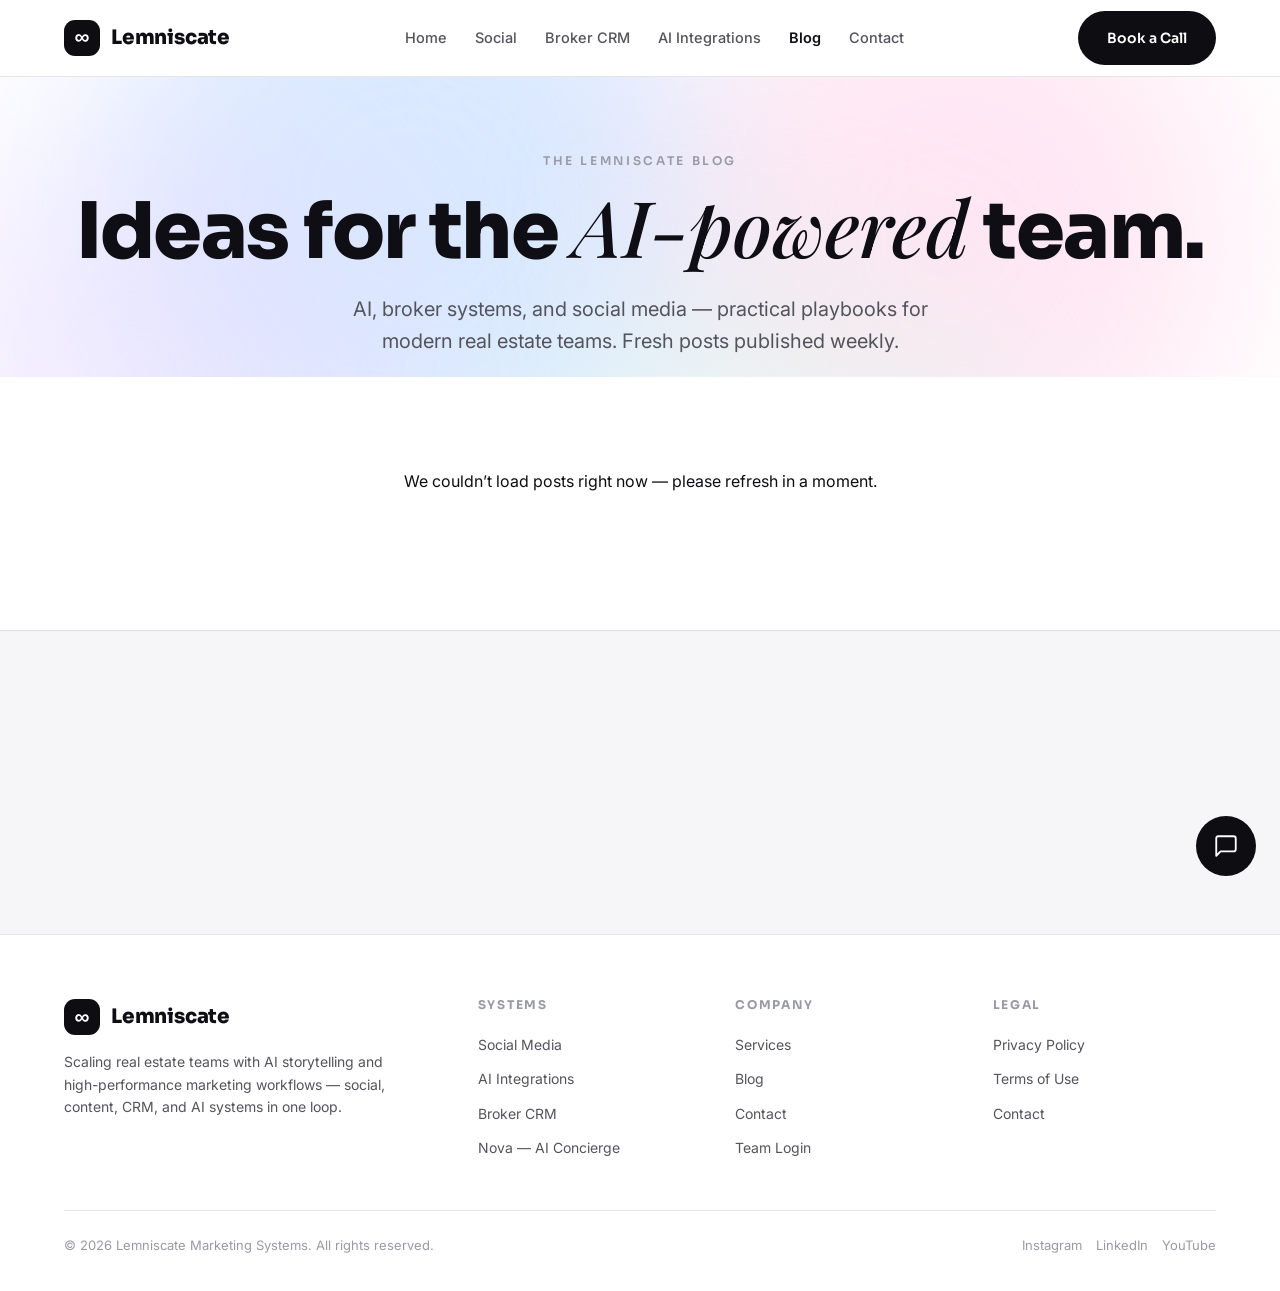
<file: blog.html>
<!DOCTYPE html>
<html lang="en">
<head>
<meta charset="UTF-8">
<meta name="viewport" content="width=device-width, initial-scale=1.0">
<title>Blog — Lemniscate</title>
<meta name="description" content="Ideas on AI, broker systems, and social media for modern real estate teams — from the Lemniscate content engine.">
<meta property="og:title" content="Blog — Lemniscate">
<meta property="og:description" content="Ideas on AI, broker systems, and social media for modern real estate teams.">
<meta property="og:type" content="website">
<link rel="preconnect" href="https://fonts.googleapis.com">
<link rel="preconnect" href="https://fonts.gstatic.com" crossorigin>
<link href="https://fonts.googleapis.com/css2?family=Sora:wght@400;500;600;700;800&family=Inter:wght@400;500;600&family=Playfair+Display:ital,wght@0,600;0,700;1,500;1,600&display=swap" rel="stylesheet">
<link rel="stylesheet" href="assets/styles.css">
<link rel="manifest" href="/manifest.webmanifest">
<meta name="theme-color" content="#0e0e12">
<link rel="apple-touch-icon" href="/assets/icons/apple-touch-icon.png">
<meta name="apple-mobile-web-app-capable" content="yes">
<meta name="mobile-web-app-capable" content="yes">
<meta name="apple-mobile-web-app-status-bar-style" content="black-translucent">
<meta name="apple-mobile-web-app-title" content="Lemniscate">
<script>document.documentElement.className+=' js';</script>
</head>
<body>

<span id="top"></span>

<!-- ===== NAV ===== -->
<header>
  <nav class="wrap">
    <a href="index.html" class="logo"><span class="mark">∞</span> Lemniscate</a>
    <div class="nav-links" id="navLinks">
      <a href="index.html">Home</a>
      <a href="social.html">Social</a>
      <a href="broker-crm.html">Broker CRM</a>
      <a href="ai-integrations.html">AI Integrations</a>
      <a href="blog.html" class="active">Blog</a>
      <a href="contact.html">Contact</a>
      <a href="contact.html" class="btn btn-primary" style="margin-top:10px">Book a Call</a>
    </div>
    <div class="nav-cta">
      <a href="contact.html" class="btn btn-primary">Book a Call</a>
      <button class="burger" id="burger" aria-label="Menu"><span></span><span></span><span></span></button>
    </div>
  </nav>
</header>

<!-- ===== HERO ===== -->
<section class="crm-hero" style="padding-bottom:20px">
  <div class="wash"><div class="blob b1"></div><div class="blob b2"></div><div class="blob b3"></div><div class="blob b4"></div></div>
  <div class="wrap">
    <span class="eyebrow" style="justify-content:center">The Lemniscate Blog</span>
    <h1 style="margin-top:14px">Ideas for the <span class="serif">AI-powered</span> team.</h1>
    <p>AI, broker systems, and social media — practical playbooks for modern real estate teams. Fresh posts published weekly.</p>
  </div>
</section>

<!-- ===== FEATURED + GRID (rendered from Supabase by assets/app.js) ===== -->
<section class="sec-pad" style="padding-top:20px"><div class="wrap">

  <!-- Featured post -->
  <a class="blog-hero" id="blogFeatured" href="#" style="display:none">
    <div class="bh-img"></div>
    <div class="bh-body">
      <span class="cat"></span>
      <h2></h2>
      <p></p>
      <span class="meta"></span>
    </div>
  </a>

  <div class="blog-grid" id="blogGrid" aria-live="polite"></div>

  <p id="blogState" style="text-align:center;color:var(--muted);padding:36px 0">Loading the latest posts…</p>
</div></section>

<!-- ===== FOOTER (prelaunch band injected before this by build) ===== -->
<!-- ===== PRE-MARKET SIGNUP ===== -->
<section class="prelaunch">
  <div class="wrap">
    <div>
      <h3>Get early access to <span class="serif">pre-market</span> concepts &amp; programs.</h3>
      <p>Join the list for first looks at off-market listings, new AI programs, and launches — before they go public.</p>
    </div>
    <form class="pl-form" id="preForm">
      <div id="preMsg" class="pl-msg"></div>
      <div class="row2">
        <div class="fld"><input id="pName" type="text" placeholder="Full name" autocomplete="name" required></div>
        <div class="fld"><input id="pEmail" type="email" placeholder="Email" autocomplete="email" required></div>
      </div>
      <div class="fld"><input id="pPhone" type="tel" placeholder="Mobile (for text updates)" autocomplete="tel"></div>
      <button type="submit" class="btn btn-primary" id="pSubmit">Join the list</button>
      <div class="pl-note">We'll only reach out about pre-market drops &amp; programs. Opt out anytime.</div>
    </form>
  </div>
</section>

<footer><div class="wrap">
  <div class="foot-grid">
    <div class="foot-brand">
      <a href="index.html" class="logo"><span class="mark">∞</span> Lemniscate</a>
      <p>Scaling real estate teams with AI storytelling and high-performance marketing workflows — social, content, CRM, and AI systems in one loop.</p>
    </div>
    <div class="foot-col"><h4>Systems</h4>
      <a href="social.html">Social Media</a>
      <a href="ai-integrations.html">AI Integrations</a>
      <a href="broker-crm.html">Broker CRM</a>
      <a href="ai-integrations.html">Nova — AI Concierge</a>
    </div>
    <div class="foot-col"><h4>Company</h4>
      <a href="index.html#services">Services</a>
      <a href="blog.html">Blog</a>
      <a href="contact.html">Contact</a>
      <a href="admin.html">Team Login</a>
    </div>
    <div class="foot-col"><h4>Legal</h4>
      <a href="/privacy-policy.html">Privacy Policy</a>
      <a href="/terms-of-use.html">Terms of Use</a>
      <a href="mailto:hello@lemniscatemarketingsystems.com">Contact</a>
    </div>
  </div>
  <div class="foot-bottom">
    <span>© <span id="yr"></span> Lemniscate Marketing Systems. All rights reserved.</span>
    <div class="soc"><a href="#">Instagram</a><a href="#">LinkedIn</a><a href="#">YouTube</a></div>
  </div>
</div></footer>

<button class="to-top" id="toTop" aria-label="Back to top"><svg viewBox="0 0 24 24" fill="none" stroke="currentColor" stroke-width="2" stroke-linecap="round" stroke-linejoin="round"><path d="M12 19V5M5 12l7-7 7 7"/></svg></button>
<a class="chat-fab" href="contact.html" aria-label="Chat with us"><svg viewBox="0 0 24 24" fill="none" stroke="currentColor" stroke-width="1.7" stroke-linecap="round" stroke-linejoin="round"><path d="M21 15a2 2 0 0 1-2 2H7l-4 4V5a2 2 0 0 1 2-2h14a2 2 0 0 1 2 2z"/></svg></a>

<script src="assets/lm.js"></script>
<script src="assets/app.js"></script>
</body>
</html>
</file>
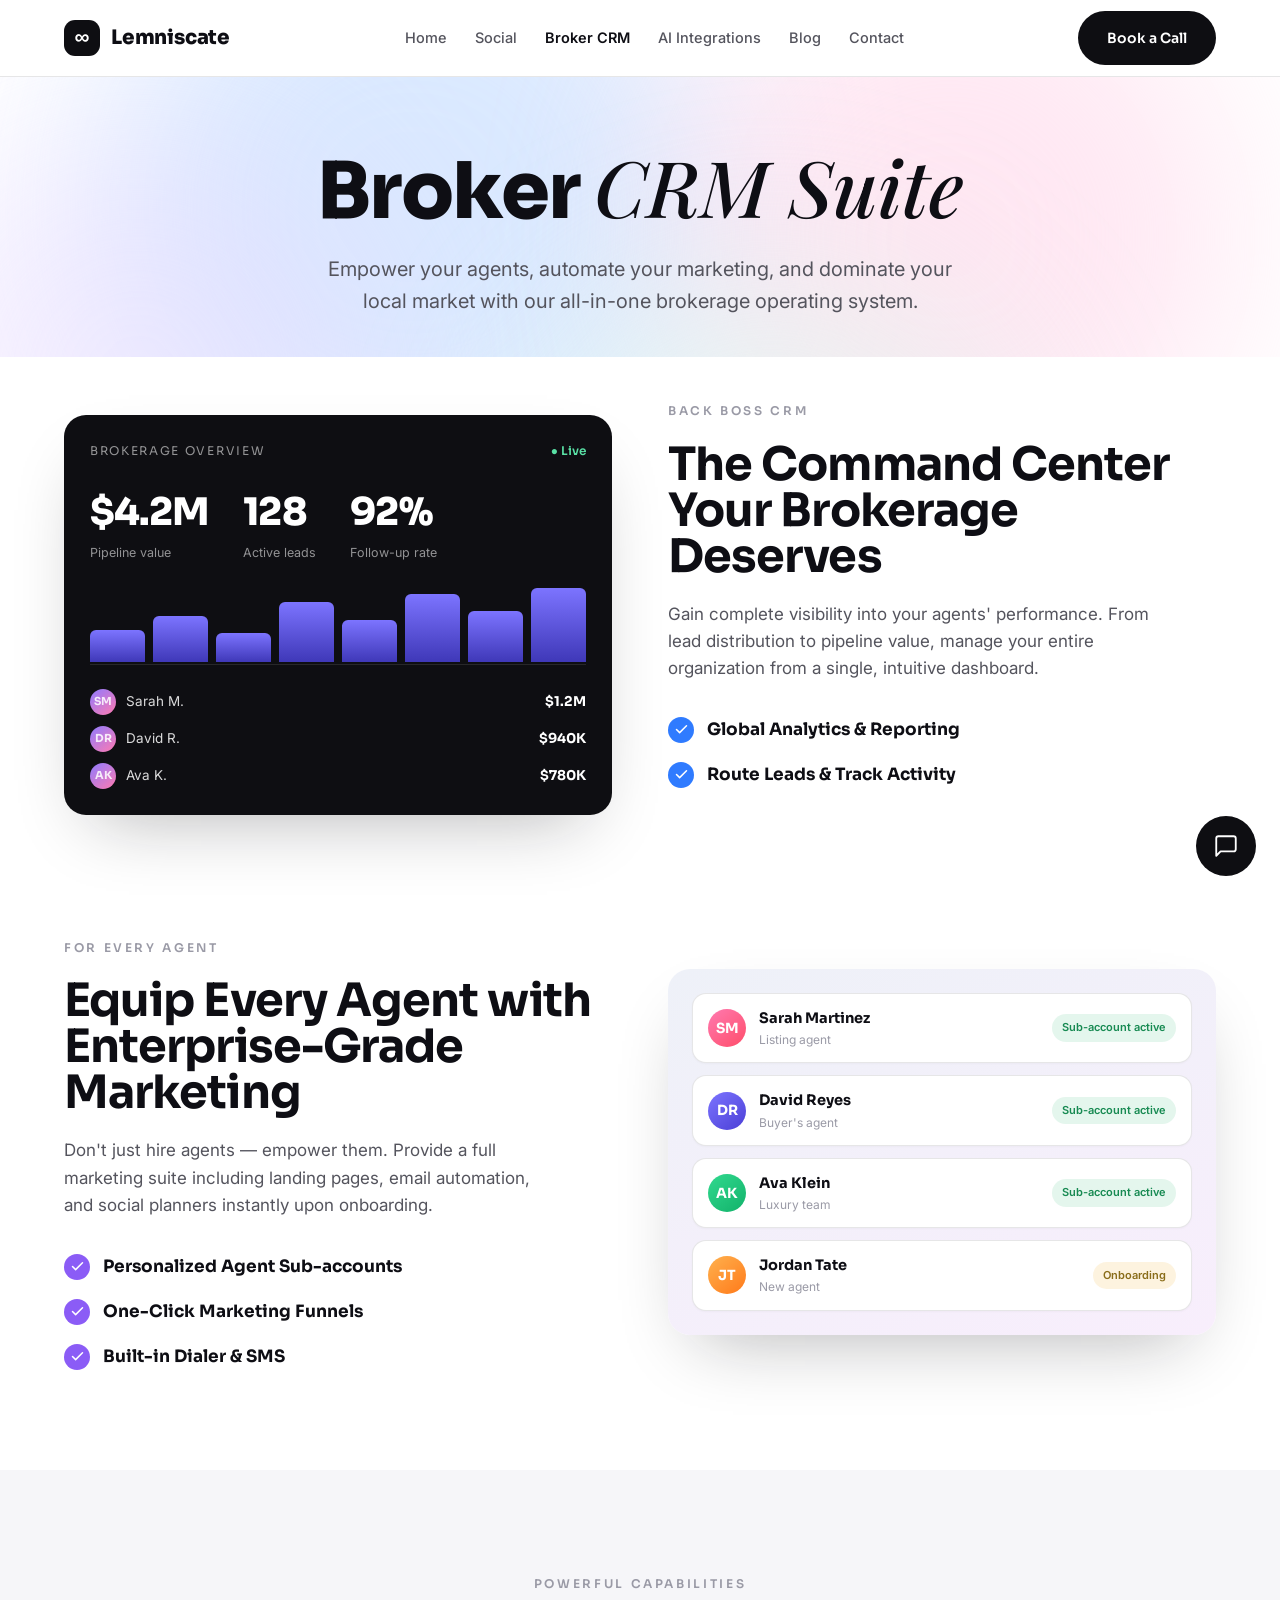
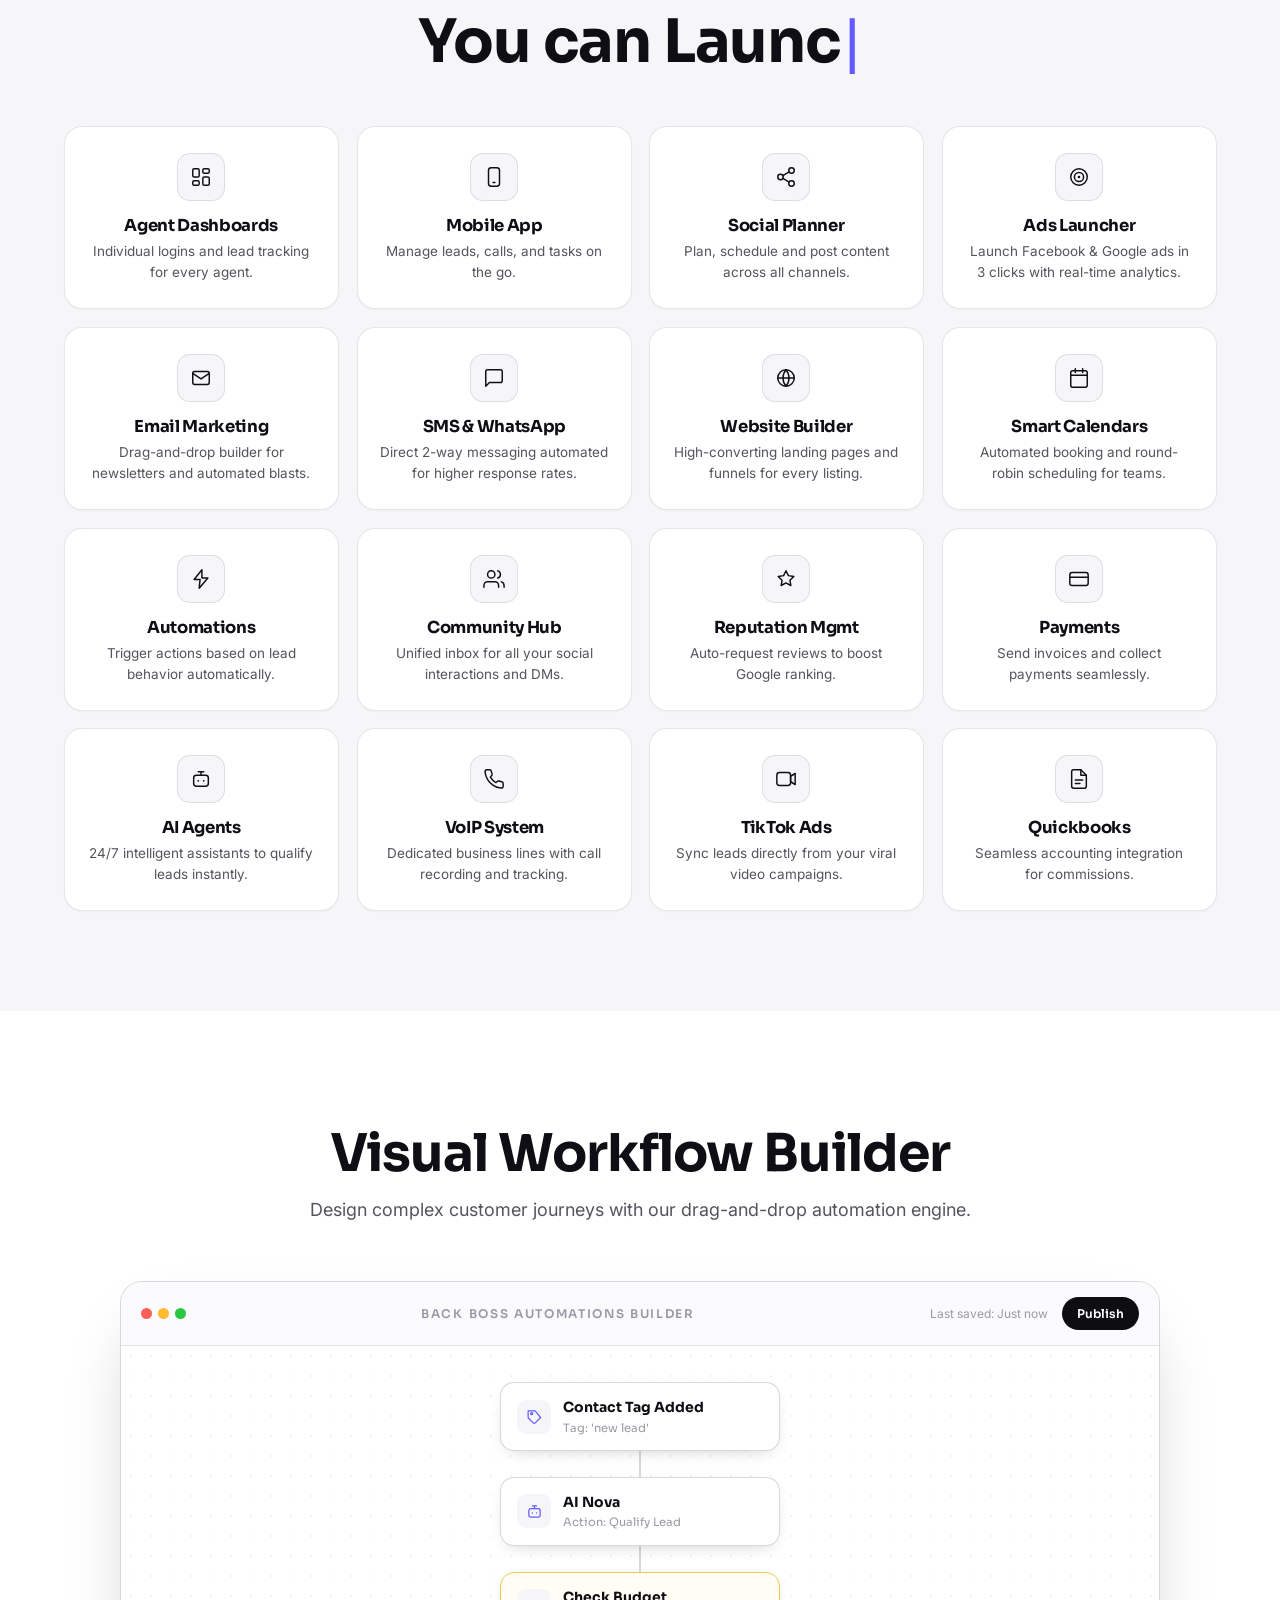
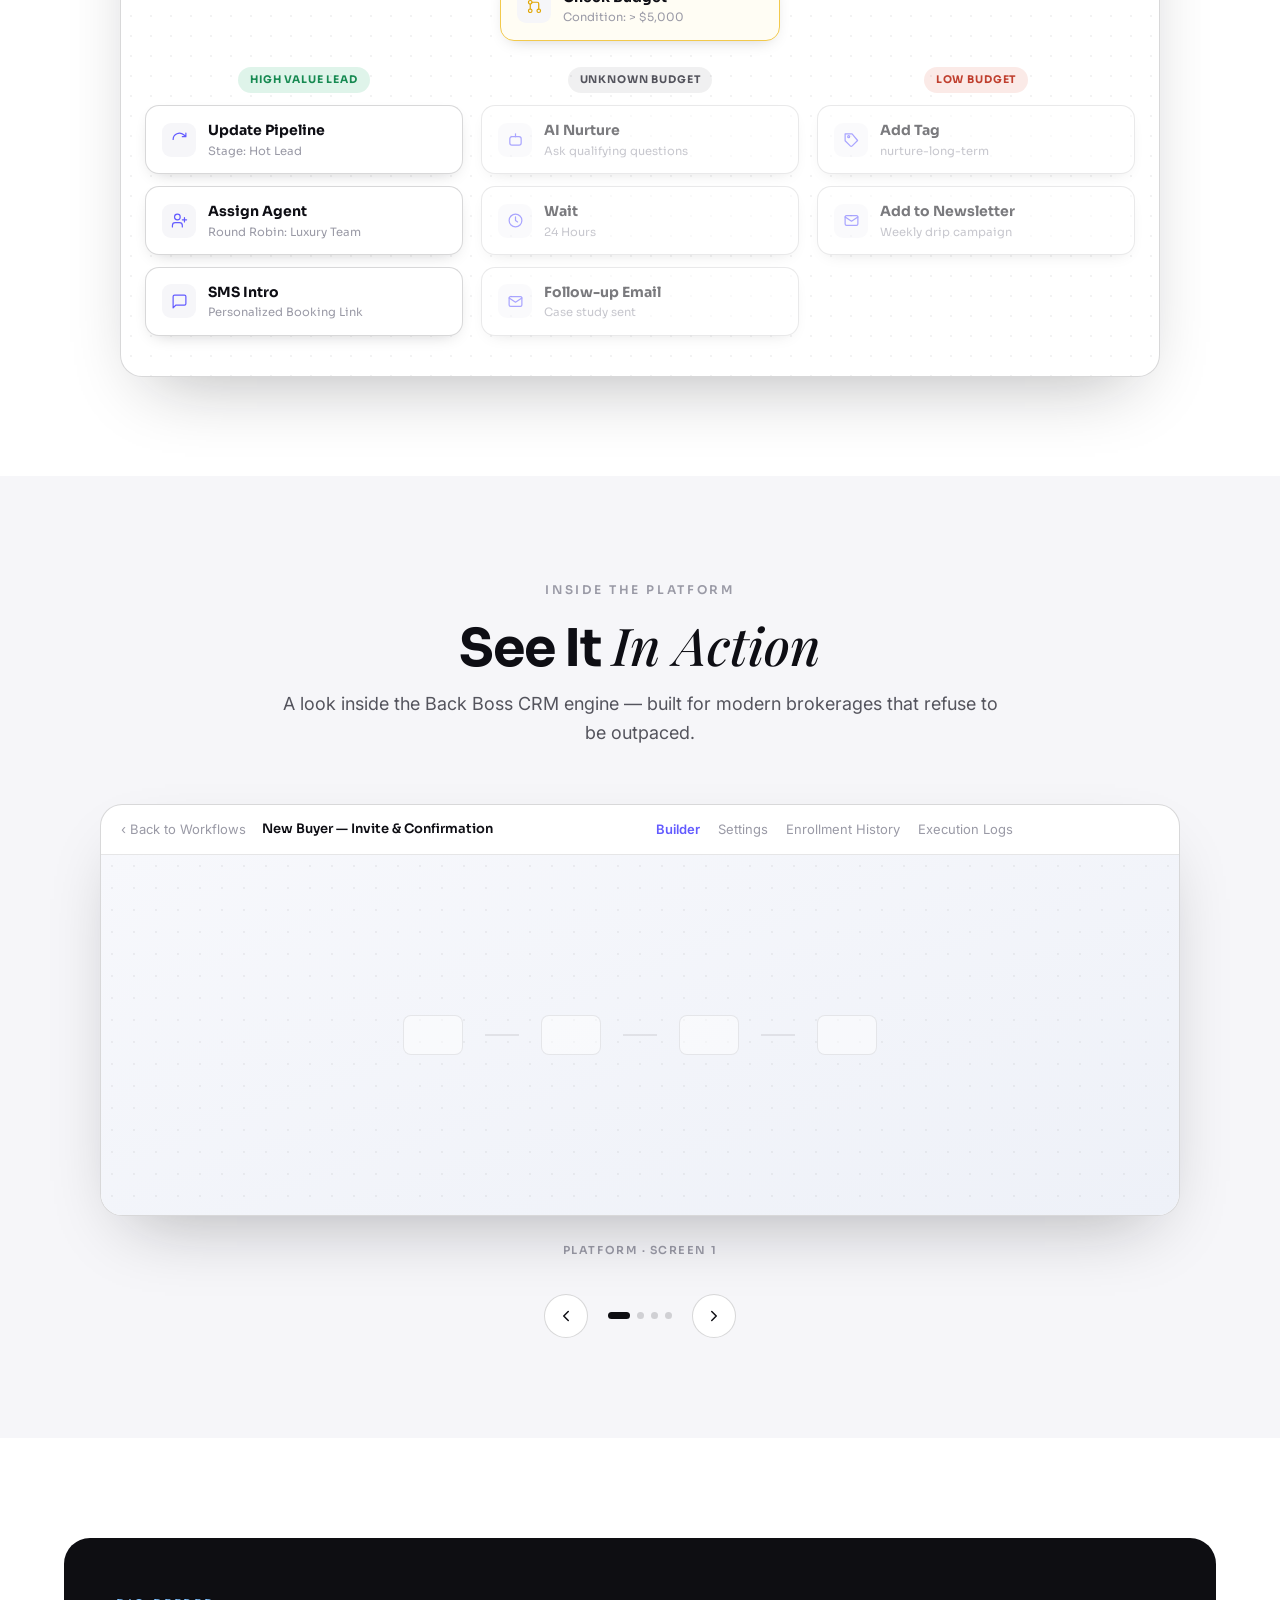
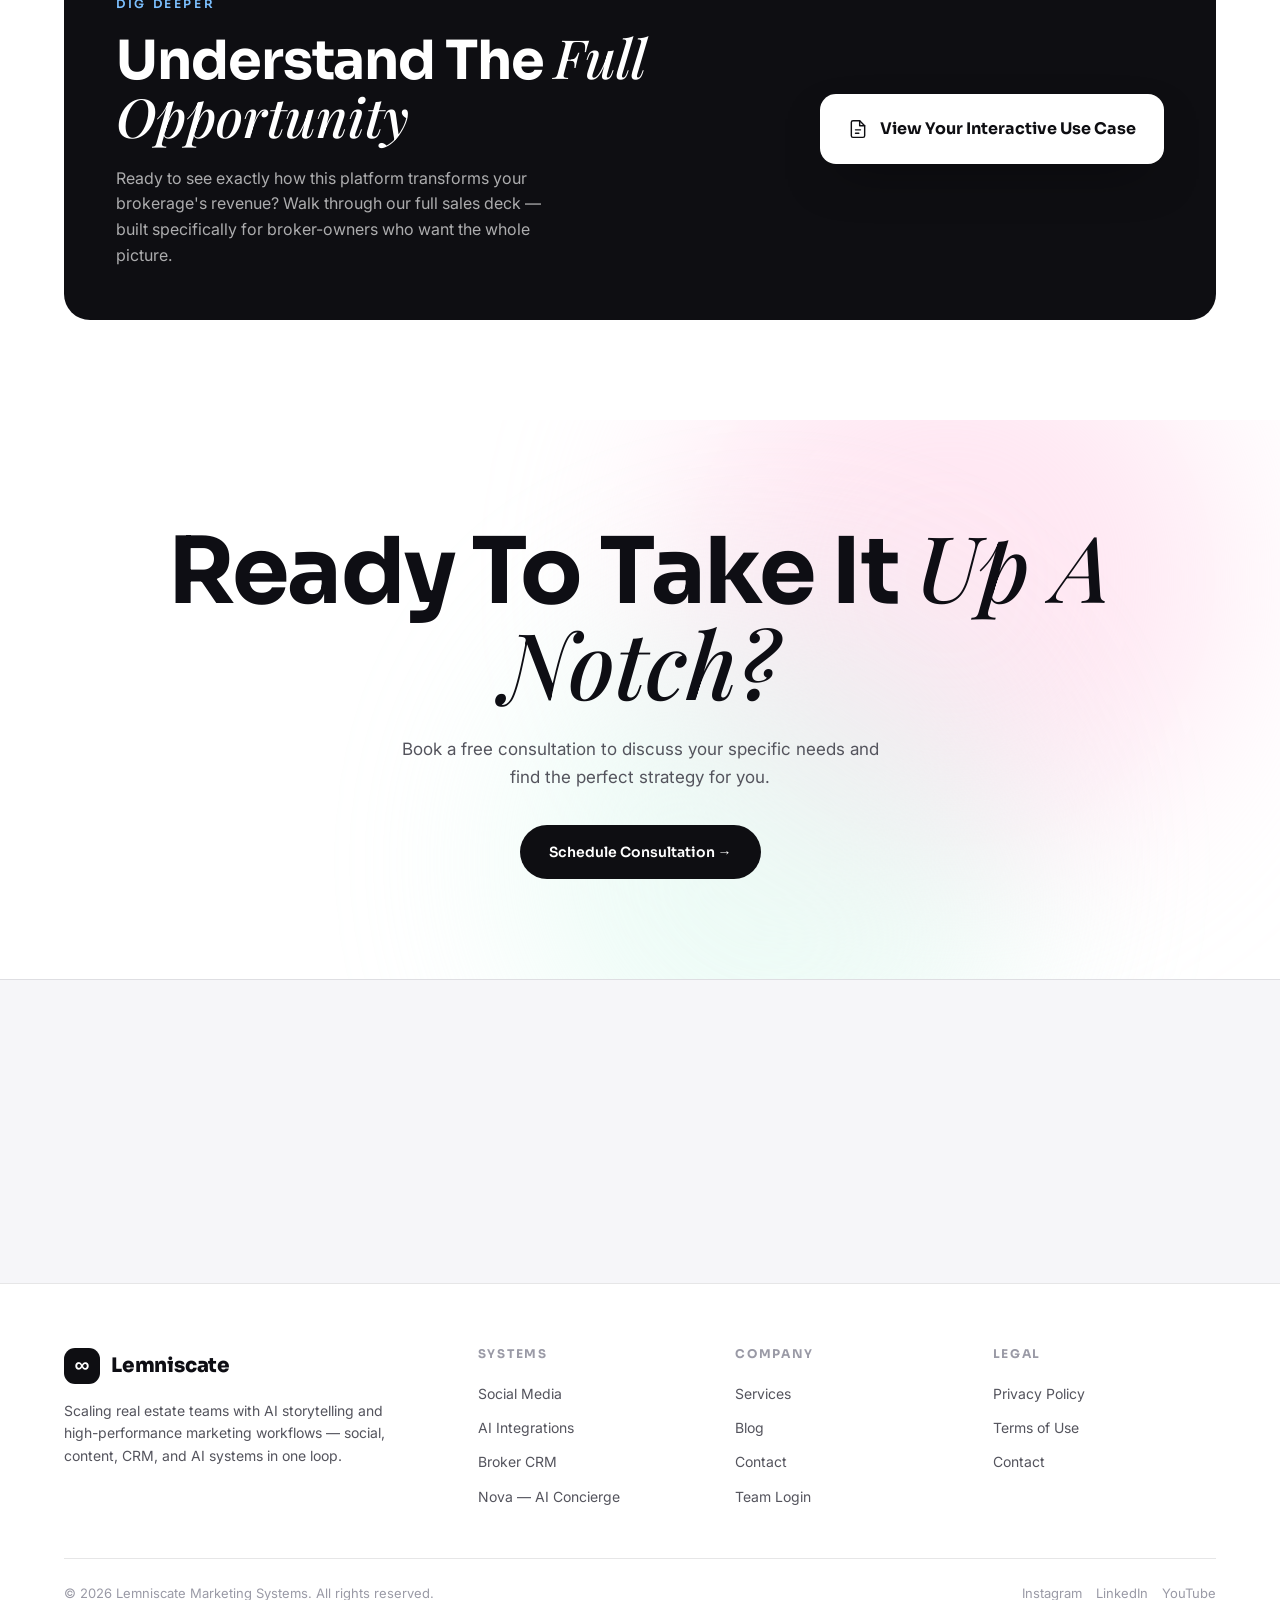
<file: broker-crm.html>
<!DOCTYPE html>
<html lang="en">
<head>
<meta charset="UTF-8">
<meta name="viewport" content="width=device-width, initial-scale=1.0">
<title>Broker CRM Suite — Lemniscate</title>
<meta name="description" content="The command center your brokerage deserves. Back Boss CRM — empower your agents, automate your marketing, and dominate your local market with an all-in-one brokerage operating system.">
<meta property="og:title" content="Broker CRM Suite — Lemniscate">
<meta property="og:description" content="Empower your agents, automate your marketing, and dominate your local market with an all-in-one brokerage operating system.">
<meta property="og:type" content="website">
<link rel="preconnect" href="https://fonts.googleapis.com">
<link rel="preconnect" href="https://fonts.gstatic.com" crossorigin>
<link href="https://fonts.googleapis.com/css2?family=Sora:wght@400;500;600;700;800&family=Inter:wght@400;500;600&family=Playfair+Display:ital,wght@0,600;0,700;1,500;1,600&display=swap" rel="stylesheet">
<link rel="stylesheet" href="assets/styles.css">
<link rel="manifest" href="/manifest.webmanifest">
<meta name="theme-color" content="#0e0e12">
<link rel="apple-touch-icon" href="/assets/icons/apple-touch-icon.png">
<meta name="apple-mobile-web-app-capable" content="yes">
<meta name="mobile-web-app-capable" content="yes">
<meta name="apple-mobile-web-app-status-bar-style" content="black-translucent">
<meta name="apple-mobile-web-app-title" content="Lemniscate">
<script>document.documentElement.className+=' js';</script>
</head>
<body>

<span id="top"></span>

<!-- ===== NAV ===== -->
<header>
  <nav class="wrap">
    <a href="index.html" class="logo"><span class="mark">∞</span> Lemniscate</a>
    <div class="nav-links" id="navLinks">
      <a href="index.html">Home</a>
      <a href="social.html">Social</a>
      <a href="broker-crm.html" class="active">Broker CRM</a>
      <a href="ai-integrations.html">AI Integrations</a>
      <a href="blog.html">Blog</a>
      <a href="contact.html">Contact</a>
      <a href="contact.html" class="btn btn-primary" style="margin-top:10px">Book a Call</a>
    </div>
    <div class="nav-cta">
      <a href="contact.html" class="btn btn-primary">Book a Call</a>
      <button class="burger" id="burger" aria-label="Menu"><span></span><span></span><span></span></button>
    </div>
  </nav>
</header>

<!-- ===== HERO ===== -->
<section class="crm-hero">
  <div class="wash"><div class="blob b1"></div><div class="blob b2"></div><div class="blob b3"></div><div class="blob b4"></div></div>
  <div class="wrap">
    <h1>Broker <span class="serif">CRM Suite</span></h1>
    <p>Empower your agents, automate your marketing, and dominate your local market with our all-in-one brokerage operating system.</p>
  </div>
</section>

<!-- ===== COMMAND CENTER ===== -->
<section class="sec-pad" style="padding-top:40px" id="crm"><div class="wrap">
  <div class="split">
    <!-- dashboard mock (swap for a real Back Boss dashboard screenshot when available) -->
    <div class="mock mock-dash">
      <div class="md-top"><span>Brokerage Overview</span><span class="md-live">● Live</span></div>
      <div class="md-stat">
        <div><div class="md-num">$4.2M</div><div class="md-lab">Pipeline value</div></div>
        <div><div class="md-num">128</div><div class="md-lab">Active leads</div></div>
        <div><div class="md-num">92%</div><div class="md-lab">Follow-up rate</div></div>
      </div>
      <div class="md-bars"><span style="height:42%"></span><span style="height:60%"></span><span style="height:38%"></span><span style="height:78%"></span><span style="height:54%"></span><span style="height:88%"></span><span style="height:66%"></span><span style="height:96%"></span></div>
      <div class="md-board">
        <div class="md-row"><span class="who"><span class="av">SM</span> Sarah M.</span><span class="amt">$1.2M</span></div>
        <div class="md-row"><span class="who"><span class="av">DR</span> David R.</span><span class="amt">$940K</span></div>
        <div class="md-row"><span class="who"><span class="av">AK</span> Ava K.</span><span class="amt">$780K</span></div>
      </div>
    </div>
    <div class="copy">
      <span class="eyebrow">Back Boss CRM</span>
      <h2 style="font-size:clamp(30px,4.4vw,46px)">The Command Center Your Brokerage Deserves</h2>
      <p>Gain complete visibility into your agents' performance. From lead distribution to pipeline value, manage your entire organization from a single, intuitive dashboard.</p>
      <ul class="chk-list chk-blue">
        <li><span class="ck"><svg viewBox="0 0 24 24" fill="none" stroke="currentColor" stroke-linecap="round" stroke-linejoin="round"><path d="M20 6L9 17l-5-5"/></svg></span> Global Analytics &amp; Reporting</li>
        <li><span class="ck"><svg viewBox="0 0 24 24" fill="none" stroke="currentColor" stroke-linecap="round" stroke-linejoin="round"><path d="M20 6L9 17l-5-5"/></svg></span> Route Leads &amp; Track Activity</li>
        <li><span class="ck"><svg viewBox="0 0 24 24" fill="none" stroke="currentColor" stroke-linecap="round" stroke-linejoin="round"><path d="M20 6L9 17l-5-5"/></svg></span> Cohesive Branding &amp; Marketing</li>
      </ul>
    </div>
  </div>
</div></section>

<!-- ===== EQUIP EVERY AGENT ===== -->
<section class="sec-pad" style="padding-top:0"><div class="wrap">
  <div class="split">
    <div class="copy">
      <span class="eyebrow">For every agent</span>
      <h2 style="font-size:clamp(30px,4.4vw,46px)">Equip Every Agent with Enterprise-Grade Marketing</h2>
      <p>Don't just hire agents — empower them. Provide a full marketing suite including landing pages, email automation, and social planners instantly upon onboarding.</p>
      <ul class="chk-list chk-violet">
        <li><span class="ck"><svg viewBox="0 0 24 24" fill="none" stroke="currentColor" stroke-linecap="round" stroke-linejoin="round"><path d="M20 6L9 17l-5-5"/></svg></span> Personalized Agent Sub-accounts</li>
        <li><span class="ck"><svg viewBox="0 0 24 24" fill="none" stroke="currentColor" stroke-linecap="round" stroke-linejoin="round"><path d="M20 6L9 17l-5-5"/></svg></span> One-Click Marketing Funnels</li>
        <li><span class="ck"><svg viewBox="0 0 24 24" fill="none" stroke="currentColor" stroke-linecap="round" stroke-linejoin="round"><path d="M20 6L9 17l-5-5"/></svg></span> Built-in Dialer &amp; SMS</li>
      </ul>
    </div>
    <!-- agent sub-accounts mock -->
    <div class="mock mock-agents">
      <div class="ag-row"><span class="av" style="background:linear-gradient(140deg,#ff7ab0,#ff4d6a)">SM</span><div><div class="nm">Sarah Martinez</div><div class="rl">Listing agent</div></div><span class="tag">Sub-account active</span></div>
      <div class="ag-row"><span class="av" style="background:linear-gradient(140deg,#7c74ff,#4b3fd6)">DR</span><div><div class="nm">David Reyes</div><div class="rl">Buyer's agent</div></div><span class="tag">Sub-account active</span></div>
      <div class="ag-row"><span class="av" style="background:linear-gradient(140deg,#31d98f,#12b26a)">AK</span><div><div class="nm">Ava Klein</div><div class="rl">Luxury team</div></div><span class="tag">Sub-account active</span></div>
      <div class="ag-row"><span class="av" style="background:linear-gradient(140deg,#ffb14e,#ff7a1a)">JT</span><div><div class="nm">Jordan Tate</div><div class="rl">New agent</div></div><span class="tag" style="color:#8a6d1a;background:rgba(242,181,58,.16)">Onboarding</span></div>
    </div>
  </div>
</div></section>

<!-- ===== POWERFUL CAPABILITIES ===== -->
<section class="sec-pad" style="background:var(--bg-2)"><div class="wrap">
  <div class="cap-head">
    <span class="eyebrow">Powerful Capabilities</span>
    <h2>You can <span class="type" id="typeword">Launch</span><span class="cursor">|</span></h2>
  </div>
  <div class="cap-grid">
    <div class="cap"><div class="ic"><svg viewBox="0 0 24 24" fill="none" stroke="currentColor" stroke-linecap="round" stroke-linejoin="round"><rect x="3" y="3" width="7" height="9" rx="1.5"/><rect x="14" y="3" width="7" height="5" rx="1.5"/><rect x="14" y="12" width="7" height="9" rx="1.5"/><rect x="3" y="16" width="7" height="5" rx="1.5"/></svg></div><h3>Agent Dashboards</h3><p>Individual logins and lead tracking for every agent.</p></div>
    <div class="cap"><div class="ic"><svg viewBox="0 0 24 24" fill="none" stroke="currentColor" stroke-linecap="round" stroke-linejoin="round"><rect x="6" y="2" width="12" height="20" rx="3"/><path d="M11 18h2"/></svg></div><h3>Mobile App</h3><p>Manage leads, calls, and tasks on the go.</p></div>
    <div class="cap"><div class="ic"><svg viewBox="0 0 24 24" fill="none" stroke="currentColor" stroke-linecap="round" stroke-linejoin="round"><circle cx="18" cy="5" r="3"/><circle cx="6" cy="12" r="3"/><circle cx="18" cy="19" r="3"/><path d="M8.6 13.5l6.8 4M15.4 6.5l-6.8 4"/></svg></div><h3>Social Planner</h3><p>Plan, schedule and post content across all channels.</p></div>
    <div class="cap"><div class="ic"><svg viewBox="0 0 24 24" fill="none" stroke="currentColor" stroke-linecap="round" stroke-linejoin="round"><circle cx="12" cy="12" r="9"/><circle cx="12" cy="12" r="5"/><circle cx="12" cy="12" r="1.4" fill="currentColor" stroke="none"/></svg></div><h3>Ads Launcher</h3><p>Launch Facebook &amp; Google ads in 3 clicks with real-time analytics.</p></div>
    <div class="cap"><div class="ic"><svg viewBox="0 0 24 24" fill="none" stroke="currentColor" stroke-linecap="round" stroke-linejoin="round"><rect x="3" y="5" width="18" height="14" rx="2"/><path d="M3 7l9 6 9-6"/></svg></div><h3>Email Marketing</h3><p>Drag-and-drop builder for newsletters and automated blasts.</p></div>
    <div class="cap"><div class="ic"><svg viewBox="0 0 24 24" fill="none" stroke="currentColor" stroke-linecap="round" stroke-linejoin="round"><path d="M21 15a2 2 0 0 1-2 2H7l-4 4V5a2 2 0 0 1 2-2h14a2 2 0 0 1 2 2z"/></svg></div><h3>SMS &amp; WhatsApp</h3><p>Direct 2-way messaging automated for higher response rates.</p></div>
    <div class="cap"><div class="ic"><svg viewBox="0 0 24 24" fill="none" stroke="currentColor" stroke-linecap="round" stroke-linejoin="round"><circle cx="12" cy="12" r="9"/><path d="M3 12h18M12 3a14 14 0 0 1 0 18M12 3a14 14 0 0 0 0 18"/></svg></div><h3>Website Builder</h3><p>High-converting landing pages and funnels for every listing.</p></div>
    <div class="cap"><div class="ic"><svg viewBox="0 0 24 24" fill="none" stroke="currentColor" stroke-linecap="round" stroke-linejoin="round"><rect x="3" y="4" width="18" height="18" rx="2"/><path d="M3 9h18M8 2v4M16 2v4"/></svg></div><h3>Smart Calendars</h3><p>Automated booking and round-robin scheduling for teams.</p></div>
    <div class="cap"><div class="ic"><svg viewBox="0 0 24 24" fill="none" stroke="currentColor" stroke-linecap="round" stroke-linejoin="round"><path d="M13 2L4.5 12.5H11l-1 9.5L19.5 11H13z"/></svg></div><h3>Automations</h3><p>Trigger actions based on lead behavior automatically.</p></div>
    <div class="cap"><div class="ic"><svg viewBox="0 0 24 24" fill="none" stroke="currentColor" stroke-linecap="round" stroke-linejoin="round"><path d="M17 21v-2a4 4 0 0 0-4-4H5a4 4 0 0 0-4 4v2"/><circle cx="9" cy="7" r="4"/><path d="M23 21v-2a4 4 0 0 0-3-3.87M16 3.13a4 4 0 0 1 0 7.75"/></svg></div><h3>Community Hub</h3><p>Unified inbox for all your social interactions and DMs.</p></div>
    <div class="cap"><div class="ic"><svg viewBox="0 0 24 24" fill="none" stroke="currentColor" stroke-linecap="round" stroke-linejoin="round"><path d="M12 3l2.6 5.3 5.9.9-4.2 4.1 1 5.8-5.3-2.8-5.3 2.8 1-5.8L3.5 9.2l5.9-.9z"/></svg></div><h3>Reputation Mgmt</h3><p>Auto-request reviews to boost Google ranking.</p></div>
    <div class="cap"><div class="ic"><svg viewBox="0 0 24 24" fill="none" stroke="currentColor" stroke-linecap="round" stroke-linejoin="round"><rect x="2" y="5" width="20" height="14" rx="2.5"/><path d="M2 10h20"/></svg></div><h3>Payments</h3><p>Send invoices and collect payments seamlessly.</p></div>
    <div class="cap"><div class="ic"><svg viewBox="0 0 24 24" fill="none" stroke="currentColor" stroke-linecap="round" stroke-linejoin="round"><rect x="4" y="8" width="16" height="12" rx="3"/><path d="M12 8V4M9 4h6"/><circle cx="9" cy="14" r="1" fill="currentColor" stroke="none"/><circle cx="15" cy="14" r="1" fill="currentColor" stroke="none"/></svg></div><h3>AI Agents</h3><p>24/7 intelligent assistants to qualify leads instantly.</p></div>
    <div class="cap"><div class="ic"><svg viewBox="0 0 24 24" fill="none" stroke="currentColor" stroke-linecap="round" stroke-linejoin="round"><path d="M22 16.9v3a2 2 0 0 1-2.2 2 19.8 19.8 0 0 1-8.6-3 19.5 19.5 0 0 1-6-6 19.8 19.8 0 0 1-3-8.6A2 2 0 0 1 4.1 2h3a2 2 0 0 1 2 1.7c.1.9.4 1.8.7 2.7a2 2 0 0 1-.5 2.1L8.1 9.9a16 16 0 0 0 6 6l1.4-1.2a2 2 0 0 1 2.1-.5c.9.3 1.8.6 2.7.7a2 2 0 0 1 1.7 2z"/></svg></div><h3>VoIP System</h3><p>Dedicated business lines with call recording and tracking.</p></div>
    <div class="cap"><div class="ic"><svg viewBox="0 0 24 24" fill="none" stroke="currentColor" stroke-linecap="round" stroke-linejoin="round"><rect x="2" y="5" width="15" height="14" rx="3"/><path d="M17 9l5-3v12l-5-3z"/></svg></div><h3>TikTok Ads</h3><p>Sync leads directly from your viral video campaigns.</p></div>
    <div class="cap"><div class="ic"><svg viewBox="0 0 24 24" fill="none" stroke="currentColor" stroke-linecap="round" stroke-linejoin="round"><path d="M14 2H6a2 2 0 0 0-2 2v16a2 2 0 0 0 2 2h12a2 2 0 0 0 2-2V8z"/><path d="M14 2v6h6M8 13h8M8 17h5"/></svg></div><h3>Quickbooks</h3><p>Seamless accounting integration for commissions.</p></div>
  </div>
</div></section>

<!-- ===== VISUAL WORKFLOW BUILDER ===== -->
<section class="sec-pad"><div class="wrap">
  <div class="sec-head">
    <h2>Visual Workflow Builder</h2>
    <p>Design complex customer journeys with our drag-and-drop automation engine.</p>
  </div>
  <div class="wf">
    <div class="wf-bar">
      <span class="dots"><i></i><i></i><i></i></span>
      <span class="ttl">Back Boss Automations Builder</span>
      <span class="saved">Last saved: Just now</span>
      <span class="pub">Publish</span>
    </div>
    <div class="wf-canvas">
      <div class="node"><span class="ni"><svg viewBox="0 0 24 24" fill="none" stroke="currentColor" stroke-linecap="round" stroke-linejoin="round"><path d="M20.6 13.4L13 21a2 2 0 0 1-2.8 0L3 13.8V4h9.8z"/><circle cx="8" cy="8" r="1.4"/></svg></span><div><div class="nt">Contact Tag Added</div><div class="ns">Tag: 'new lead'</div></div></div>
      <div class="wf-line"></div>
      <div class="node"><span class="ni"><svg viewBox="0 0 24 24" fill="none" stroke="currentColor" stroke-linecap="round" stroke-linejoin="round"><rect x="4" y="8" width="16" height="12" rx="3"/><path d="M12 8V4M9 4h6"/><circle cx="9" cy="14" r="1" fill="currentColor" stroke="none"/><circle cx="15" cy="14" r="1" fill="currentColor" stroke="none"/></svg></span><div><div class="nt">AI Nova</div><div class="ns">Action: Qualify Lead</div></div></div>
      <div class="wf-line"></div>
      <div class="node hl"><span class="ni" style="color:#e0a500"><svg viewBox="0 0 24 24" fill="none" stroke="currentColor" stroke-linecap="round" stroke-linejoin="round"><circle cx="6" cy="6" r="2.5"/><circle cx="6" cy="18" r="2.5"/><path d="M6 8.5v7"/><path d="M8.5 6H16a2 2 0 0 1 2 2v8"/><circle cx="18" cy="18" r="2.5"/></svg></span><div><div class="nt">Check Budget</div><div class="ns">Condition: &gt; $5,000</div></div></div>
      <div class="wf-branches">
        <div class="wf-branch">
          <span class="blab hi">High value lead</span>
          <div class="node"><span class="ni"><svg viewBox="0 0 24 24" fill="none" stroke="currentColor" stroke-linecap="round" stroke-linejoin="round"><path d="M3 12a9 9 0 0 1 15-6.7L21 8M21 3v5h-5"/></svg></span><div><div class="nt">Update Pipeline</div><div class="ns">Stage: Hot Lead</div></div></div>
          <div class="node"><span class="ni"><svg viewBox="0 0 24 24" fill="none" stroke="currentColor" stroke-linecap="round" stroke-linejoin="round"><path d="M16 21v-2a4 4 0 0 0-4-4H6a4 4 0 0 0-4 4v2"/><circle cx="9" cy="7" r="4"/><path d="M19 8v6M22 11h-6"/></svg></span><div><div class="nt">Assign Agent</div><div class="ns">Round Robin: Luxury Team</div></div></div>
          <div class="node"><span class="ni"><svg viewBox="0 0 24 24" fill="none" stroke="currentColor" stroke-linecap="round" stroke-linejoin="round"><path d="M21 15a2 2 0 0 1-2 2H7l-4 4V5a2 2 0 0 1 2-2h14a2 2 0 0 1 2 2z"/></svg></span><div><div class="nt">SMS Intro</div><div class="ns">Personalized Booking Link</div></div></div>
        </div>
        <div class="wf-branch dim">
          <span class="blab mid">Unknown budget</span>
          <div class="node"><span class="ni"><svg viewBox="0 0 24 24" fill="none" stroke="currentColor" stroke-linecap="round" stroke-linejoin="round"><rect x="4" y="8" width="16" height="12" rx="3"/><path d="M12 8V4"/></svg></span><div><div class="nt">AI Nurture</div><div class="ns">Ask qualifying questions</div></div></div>
          <div class="node"><span class="ni"><svg viewBox="0 0 24 24" fill="none" stroke="currentColor" stroke-linecap="round" stroke-linejoin="round"><circle cx="12" cy="12" r="9"/><path d="M12 7v5l3 2"/></svg></span><div><div class="nt">Wait</div><div class="ns">24 Hours</div></div></div>
          <div class="node"><span class="ni"><svg viewBox="0 0 24 24" fill="none" stroke="currentColor" stroke-linecap="round" stroke-linejoin="round"><rect x="3" y="5" width="18" height="14" rx="2"/><path d="M3 7l9 6 9-6"/></svg></span><div><div class="nt">Follow-up Email</div><div class="ns">Case study sent</div></div></div>
        </div>
        <div class="wf-branch dim">
          <span class="blab lo">Low budget</span>
          <div class="node"><span class="ni"><svg viewBox="0 0 24 24" fill="none" stroke="currentColor" stroke-linecap="round" stroke-linejoin="round"><path d="M20.6 13.4L13 21a2 2 0 0 1-2.8 0L3 13.8V4h9.8z"/><circle cx="8" cy="8" r="1.4"/></svg></span><div><div class="nt">Add Tag</div><div class="ns">nurture-long-term</div></div></div>
          <div class="node"><span class="ni"><svg viewBox="0 0 24 24" fill="none" stroke="currentColor" stroke-linecap="round" stroke-linejoin="round"><rect x="3" y="5" width="18" height="14" rx="2"/><path d="M3 7l9 6 9-6"/></svg></span><div><div class="nt">Add to Newsletter</div><div class="ns">Weekly drip campaign</div></div></div>
        </div>
      </div>
    </div>
  </div>
</div></section>

<!-- ===== SEE IT IN ACTION ===== -->
<section class="sec-pad" style="background:var(--bg-2)"><div class="wrap">
  <div class="sec-head">
    <span class="eyebrow" style="justify-content:center">Inside the Platform</span>
    <h2>See It <span class="serif">In Action</span></h2>
    <p>A look inside the Back Boss CRM engine — built for modern brokerages that refuse to be outpaced.</p>
  </div>
  <!-- Replace this stylized placeholder with a real screenshot/screen-recording of
       your Back Boss / GHL workspace. Do NOT reuse another company's screenshot. -->
  <div class="platform">
    <div class="pf-bar">
      <span class="back">‹ Back to Workflows</span>
      <span class="name">New Buyer — Invite &amp; Confirmation</span>
      <span class="pf-tabs"><span class="on">Builder</span><span>Settings</span><span>Enrollment History</span><span>Execution Logs</span></span>
    </div>
    <div class="pf-canvas">
      <div class="pf-nodes"><span class="pn"></span><span class="pl"></span><span class="pn"></span><span class="pl"></span><span class="pn"></span><span class="pl"></span><span class="pn"></span></div>
    </div>
  </div>
  <div class="carousel" style="flex-direction:column">
    <div class="clab">Platform · Screen 1</div>
    <div style="display:flex;align-items:center;gap:20px">
      <button class="cbtn" aria-label="Previous"><svg viewBox="0 0 24 24" fill="none" stroke="currentColor" stroke-width="2" stroke-linecap="round" stroke-linejoin="round"><path d="M15 18l-6-6 6-6"/></svg></button>
      <span class="cdots"><i class="on"></i><i></i><i></i><i></i></span>
      <button class="cbtn" aria-label="Next"><svg viewBox="0 0 24 24" fill="none" stroke="currentColor" stroke-width="2" stroke-linecap="round" stroke-linejoin="round"><path d="M9 18l6-6-6-6"/></svg></button>
    </div>
  </div>
</div></section>

<!-- ===== DIG DEEPER ===== -->
<section class="sec-pad"><div class="wrap">
  <div class="deep">
    <div>
      <span class="eyebrow">Dig Deeper</span>
      <h2>Understand The <span class="serif">Full Opportunity</span></h2>
      <p>Ready to see exactly how this platform transforms your brokerage's revenue? Walk through our full sales deck — built specifically for broker-owners who want the whole picture.</p>
    </div>
    <a href="broker-deck.html" class="use-btn">
      <svg viewBox="0 0 24 24" fill="none" stroke="currentColor" stroke-linecap="round" stroke-linejoin="round"><path d="M14 2H6a2 2 0 0 0-2 2v16a2 2 0 0 0 2 2h12a2 2 0 0 0 2-2V8z"/><path d="M14 2v6h6M9 13h6M9 17h4"/></svg>
      View Your Interactive Use Case
    </a>
  </div>
</div></section>

<!-- ===== FINAL CTA ===== -->
<section class="sec-pad center-cta">
  <div class="wash"><div class="blob b2"></div><div class="blob b3"></div></div>
  <div class="wrap">
    <h2>Ready To Take It <span class="serif">Up A Notch?</span></h2>
    <p>Book a free consultation to discuss your specific needs and find the perfect strategy for you.</p>
    <a href="contact.html" class="btn btn-primary">Schedule Consultation →</a>
  </div>
</section>

<!-- ===== FOOTER ===== -->
<!-- ===== PRE-MARKET SIGNUP ===== -->
<section class="prelaunch">
  <div class="wrap">
    <div>
      <h3>Get early access to <span class="serif">pre-market</span> concepts &amp; programs.</h3>
      <p>Join the list for first looks at off-market listings, new AI programs, and launches — before they go public.</p>
    </div>
    <form class="pl-form" id="preForm">
      <div id="preMsg" class="pl-msg"></div>
      <div class="row2">
        <div class="fld"><input id="pName" type="text" placeholder="Full name" autocomplete="name" required></div>
        <div class="fld"><input id="pEmail" type="email" placeholder="Email" autocomplete="email" required></div>
      </div>
      <div class="fld"><input id="pPhone" type="tel" placeholder="Mobile (for text updates)" autocomplete="tel"></div>
      <button type="submit" class="btn btn-primary" id="pSubmit">Join the list</button>
      <div class="pl-note">We'll only reach out about pre-market drops &amp; programs. Opt out anytime.</div>
    </form>
  </div>
</section>

<footer><div class="wrap">
  <div class="foot-grid">
    <div class="foot-brand">
      <a href="index.html" class="logo"><span class="mark">∞</span> Lemniscate</a>
      <p>Scaling real estate teams with AI storytelling and high-performance marketing workflows — social, content, CRM, and AI systems in one loop.</p>
    </div>
    <div class="foot-col"><h4>Systems</h4>
      <a href="social.html">Social Media</a>
      <a href="ai-integrations.html">AI Integrations</a>
      <a href="broker-crm.html">Broker CRM</a>
      <a href="ai-integrations.html">Nova — AI Concierge</a>
    </div>
    <div class="foot-col"><h4>Company</h4>
      <a href="index.html#services">Services</a>
      <a href="blog.html">Blog</a>
      <a href="contact.html">Contact</a>
      <a href="admin.html">Team Login</a>
    </div>
    <div class="foot-col"><h4>Legal</h4>
      <a href="/privacy-policy.html">Privacy Policy</a>
      <a href="/terms-of-use.html">Terms of Use</a>
      <a href="mailto:hello@lemniscatemarketingsystems.com">Contact</a>
    </div>
  </div>
  <div class="foot-bottom">
    <span>© <span id="yr"></span> Lemniscate Marketing Systems. All rights reserved.</span>
    <div class="soc"><a href="#">Instagram</a><a href="#">LinkedIn</a><a href="#">YouTube</a></div>
  </div>
</div></footer>

<!-- ===== FLOATING BUTTONS ===== -->
<button class="to-top" id="toTop" aria-label="Back to top"><svg viewBox="0 0 24 24" fill="none" stroke="currentColor" stroke-width="2" stroke-linecap="round" stroke-linejoin="round"><path d="M12 19V5M5 12l7-7 7 7"/></svg></button>
<a class="chat-fab" href="contact.html" aria-label="Chat with us"><svg viewBox="0 0 24 24" fill="none" stroke="currentColor" stroke-width="1.7" stroke-linecap="round" stroke-linejoin="round"><path d="M21 15a2 2 0 0 1-2 2H7l-4 4V5a2 2 0 0 1 2-2h14a2 2 0 0 1 2 2z"/></svg></a>

<script src="assets/lm.js"></script>
<script src="assets/app.js"></script>
</body>
</html>
</file>
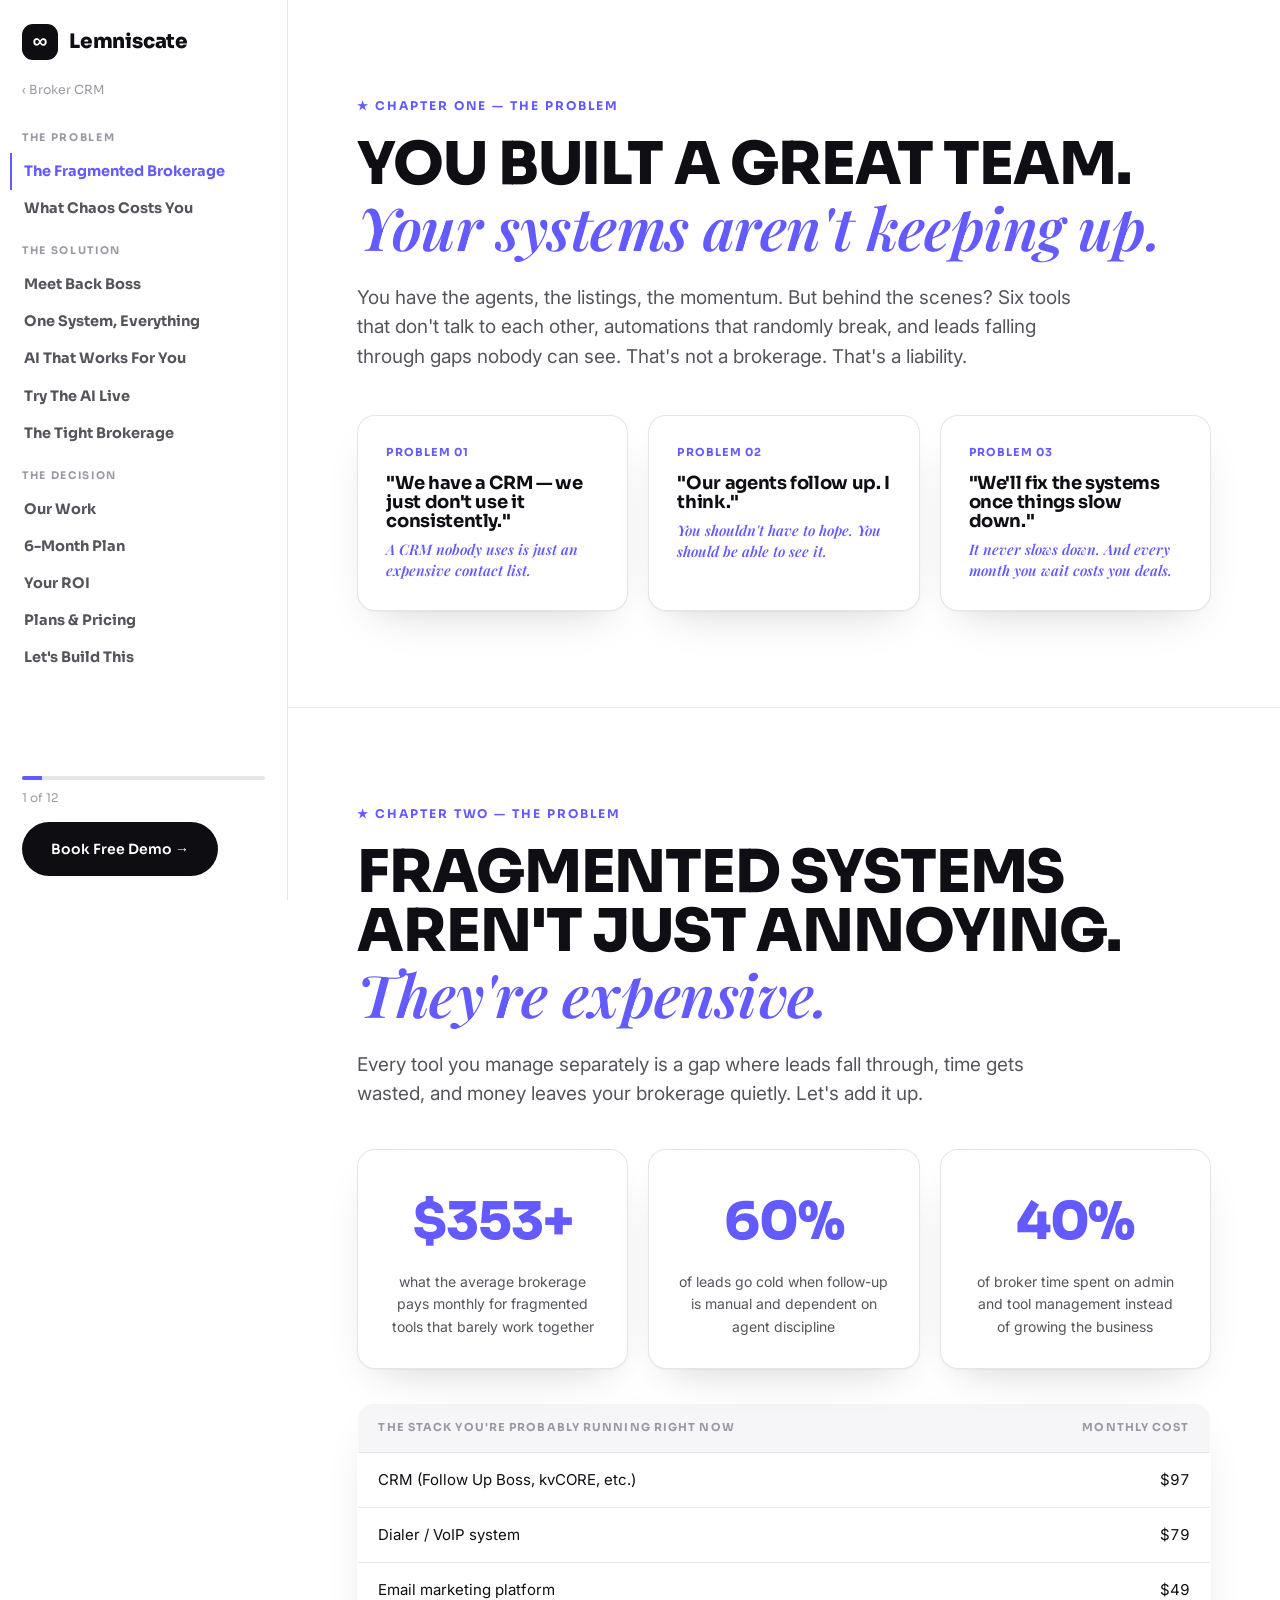
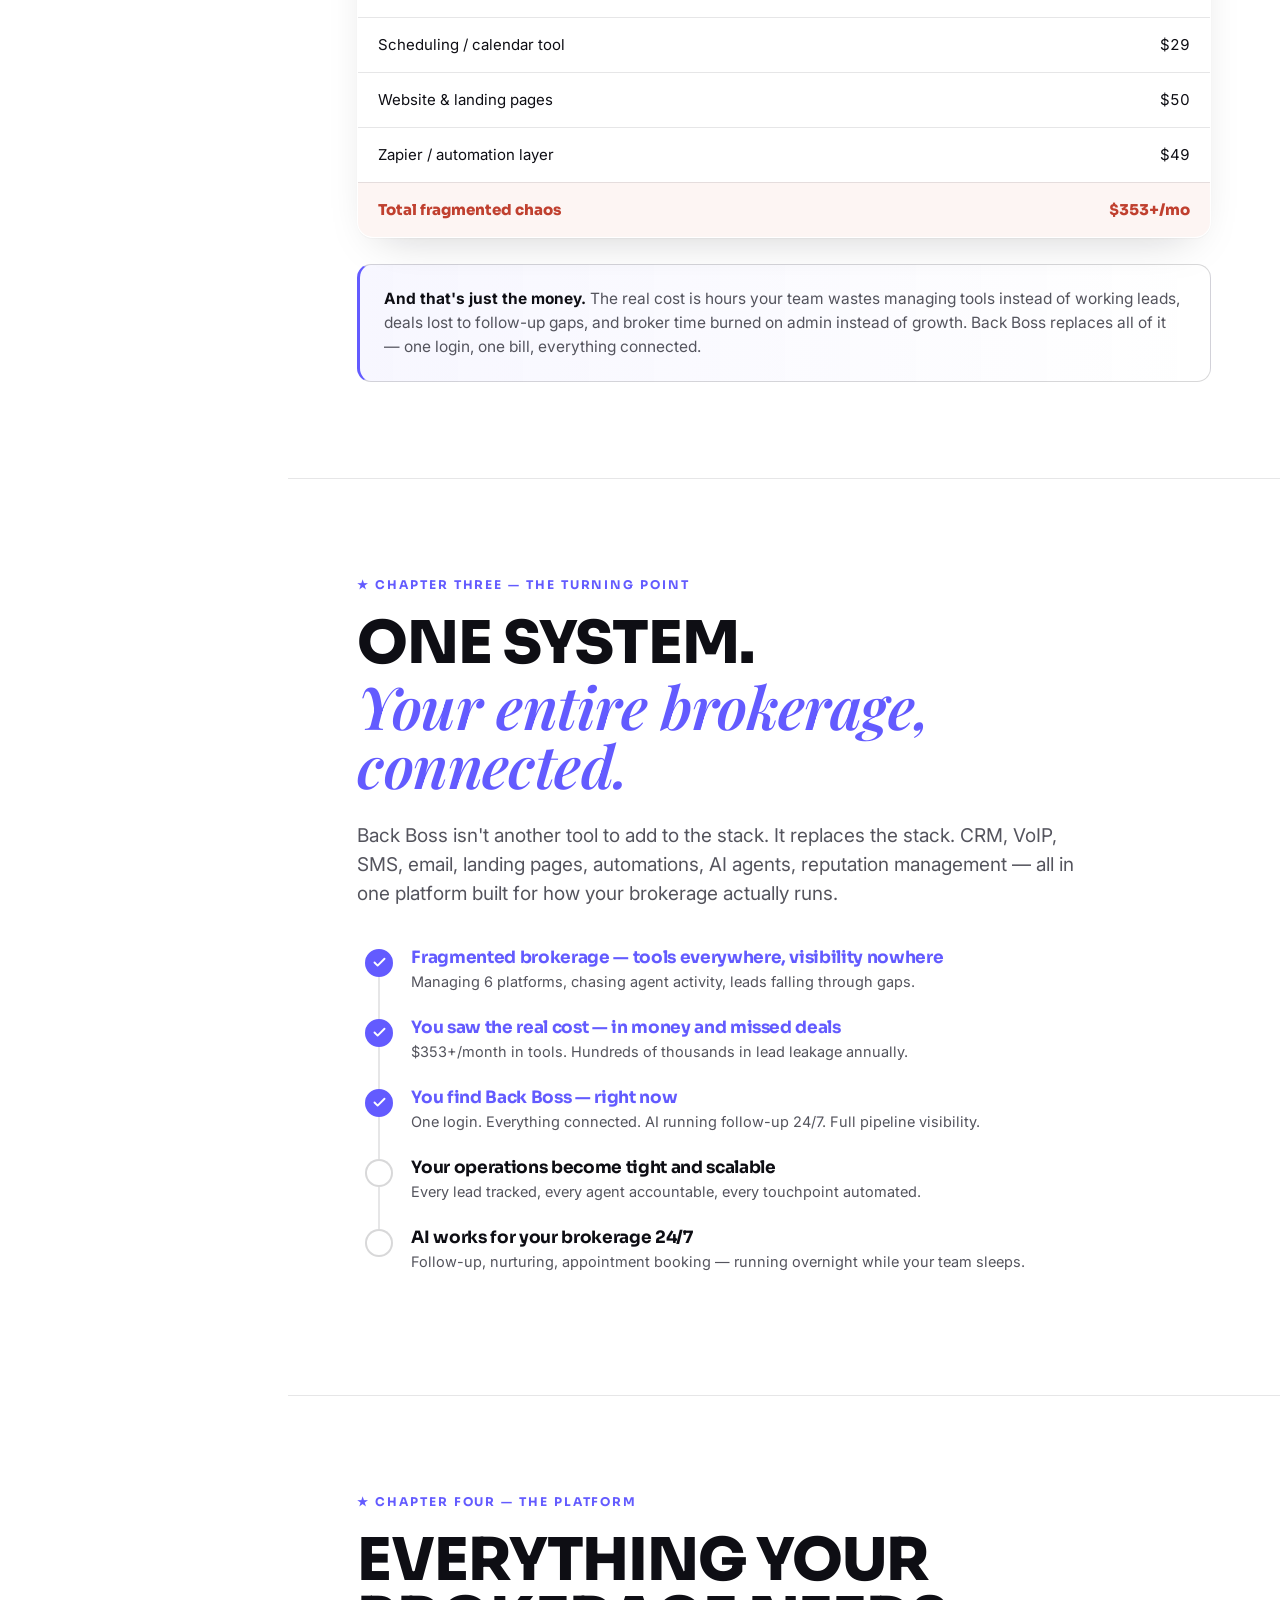
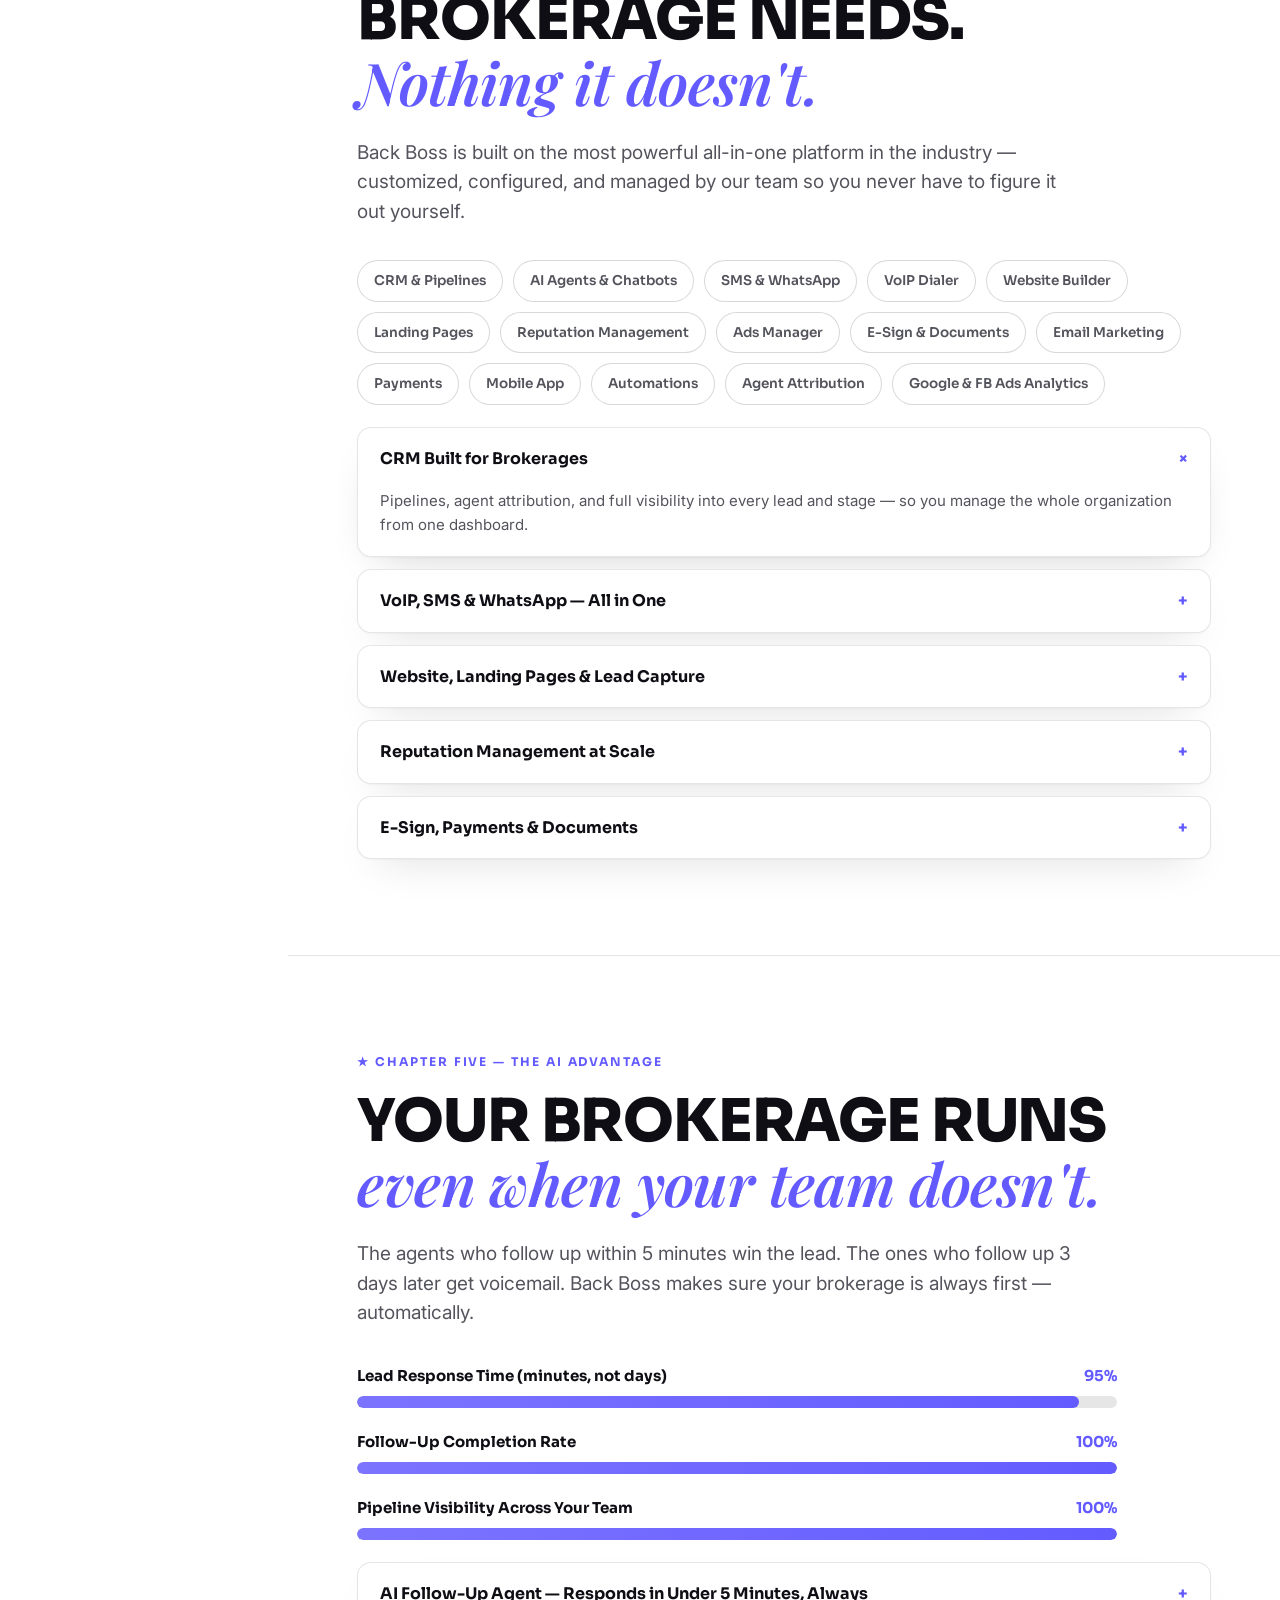
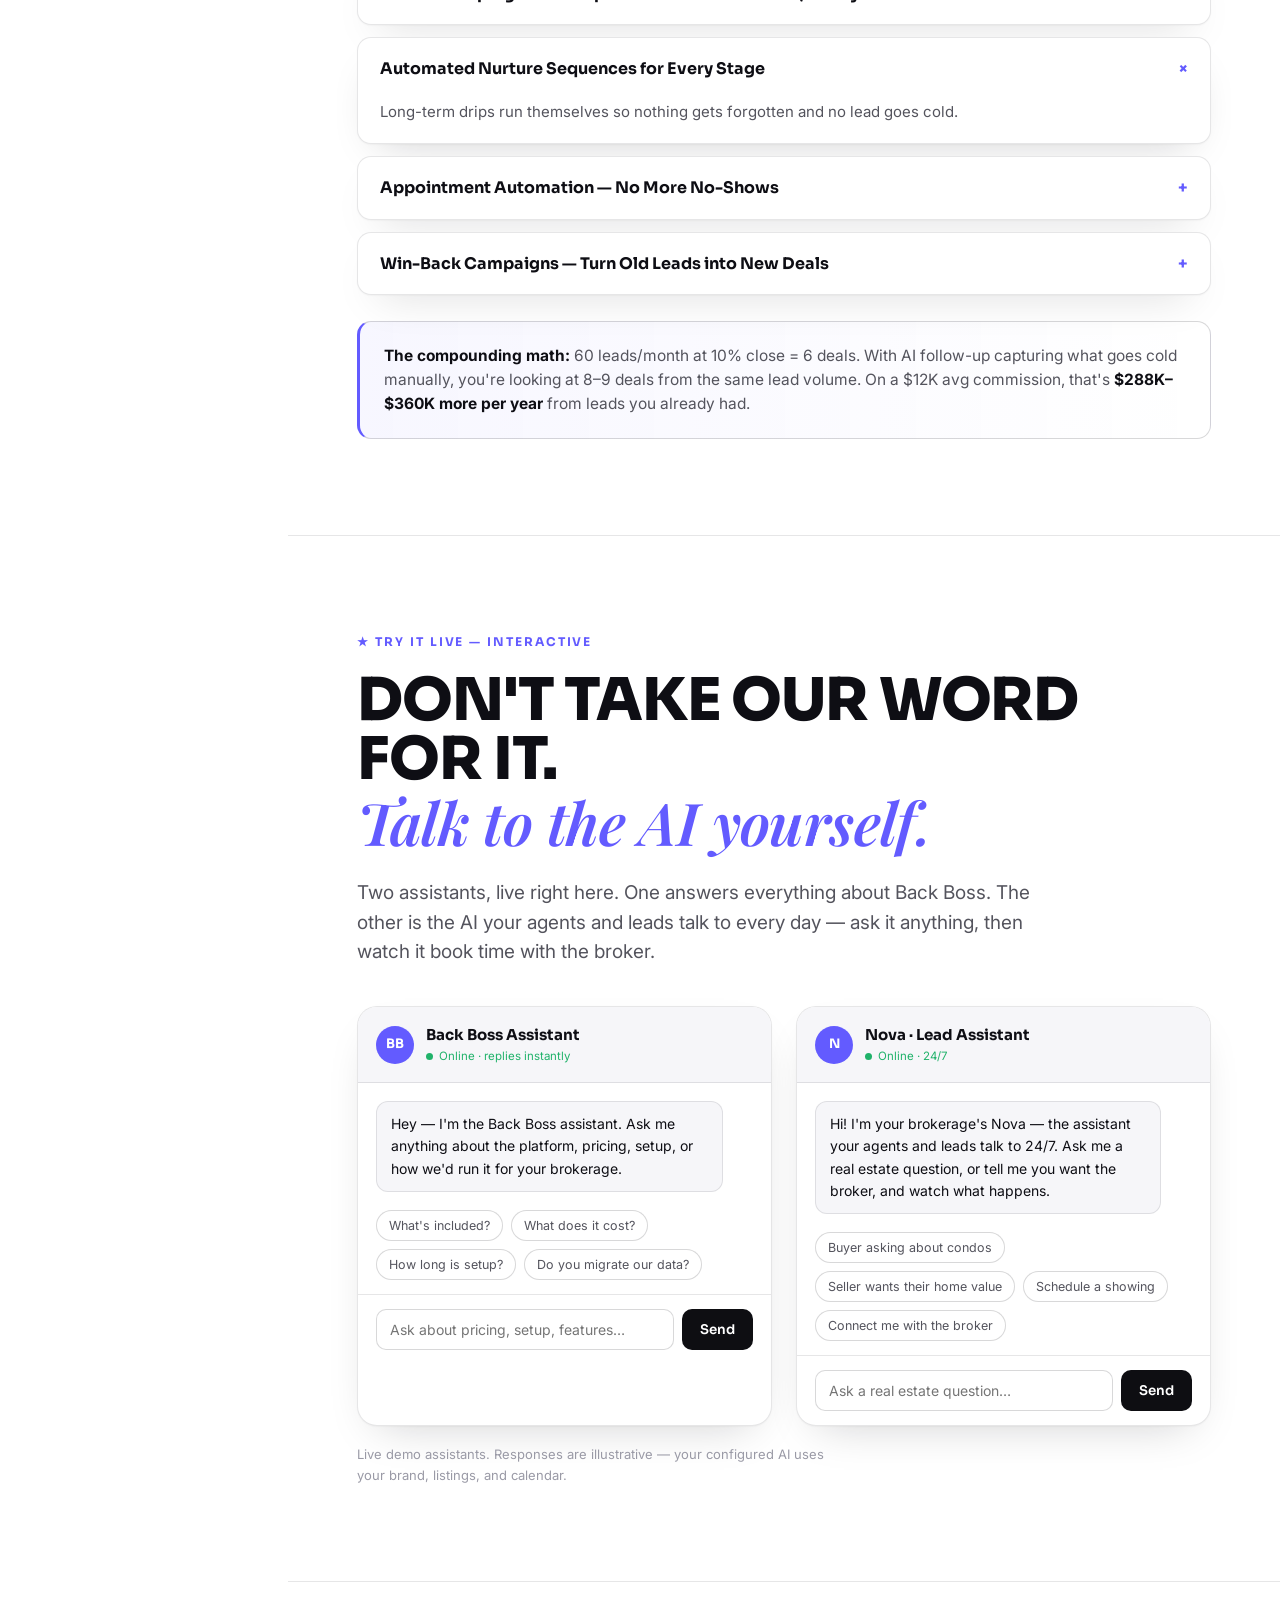
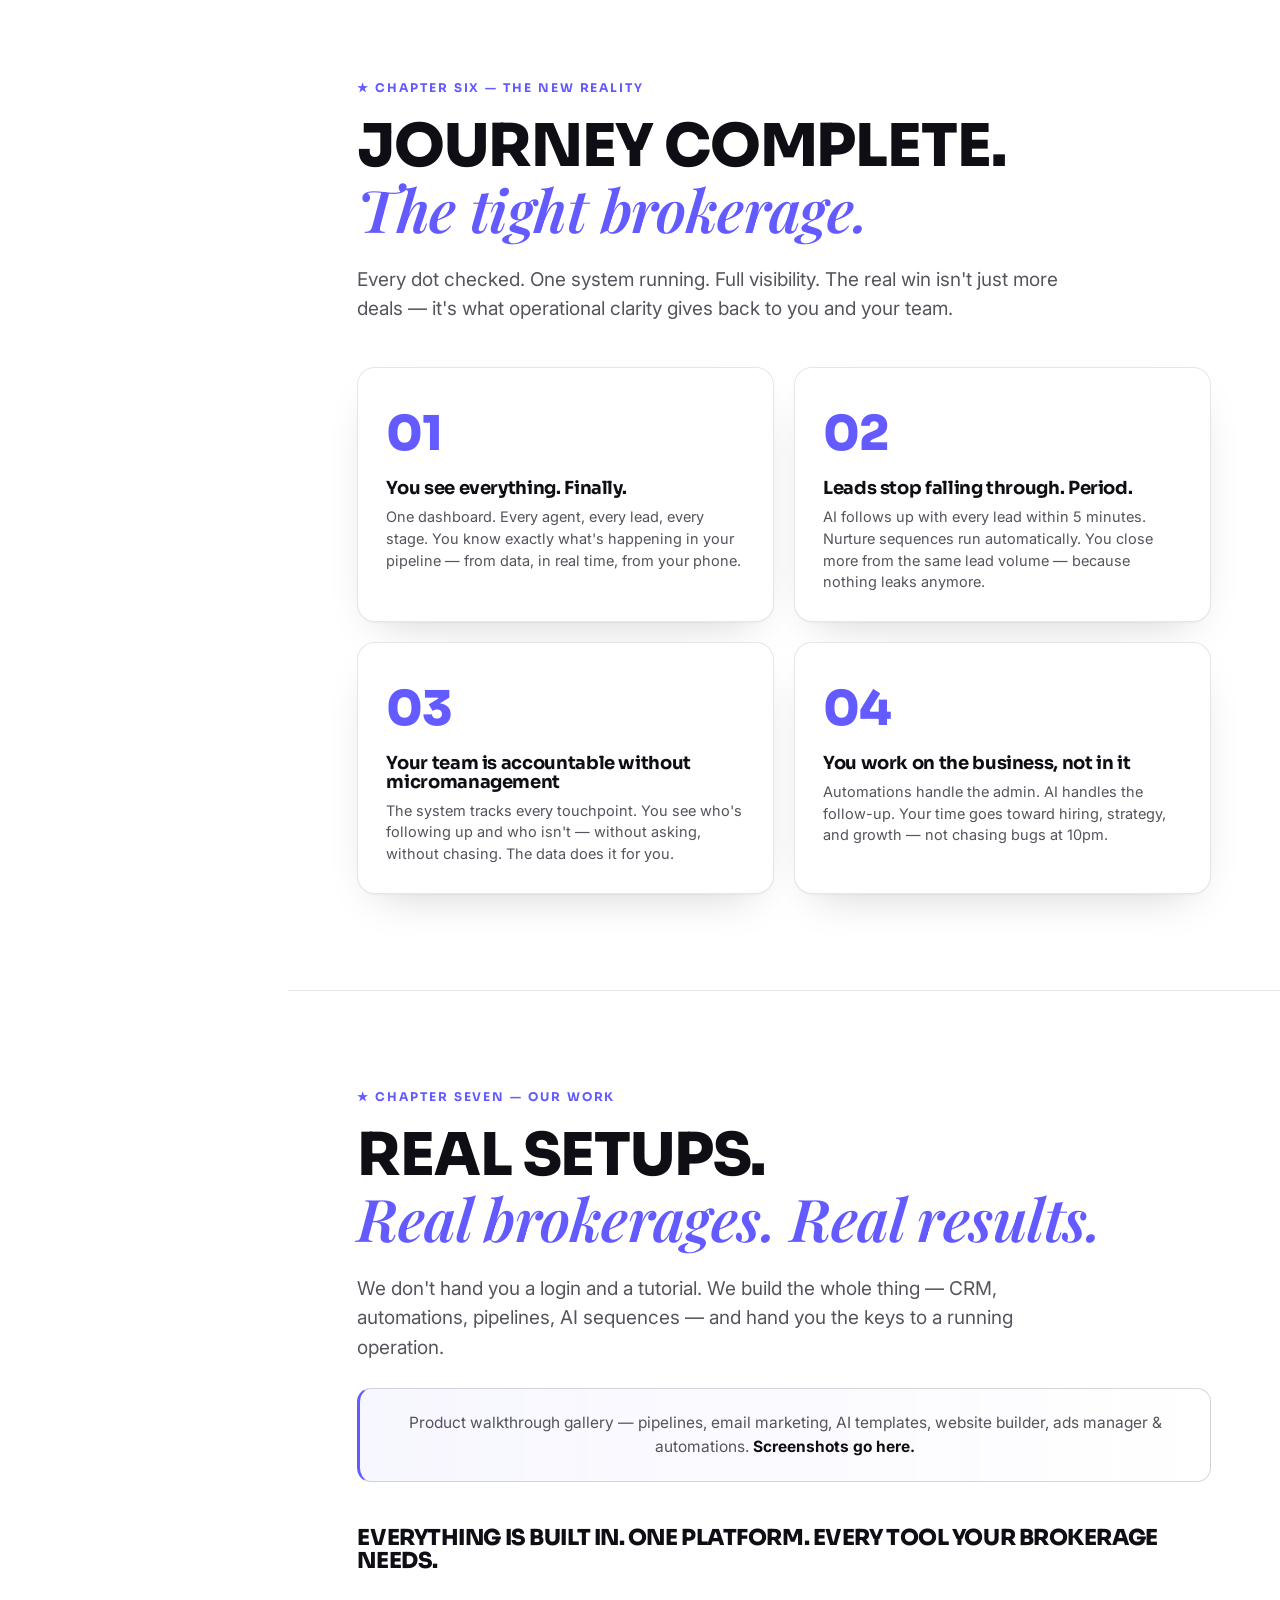
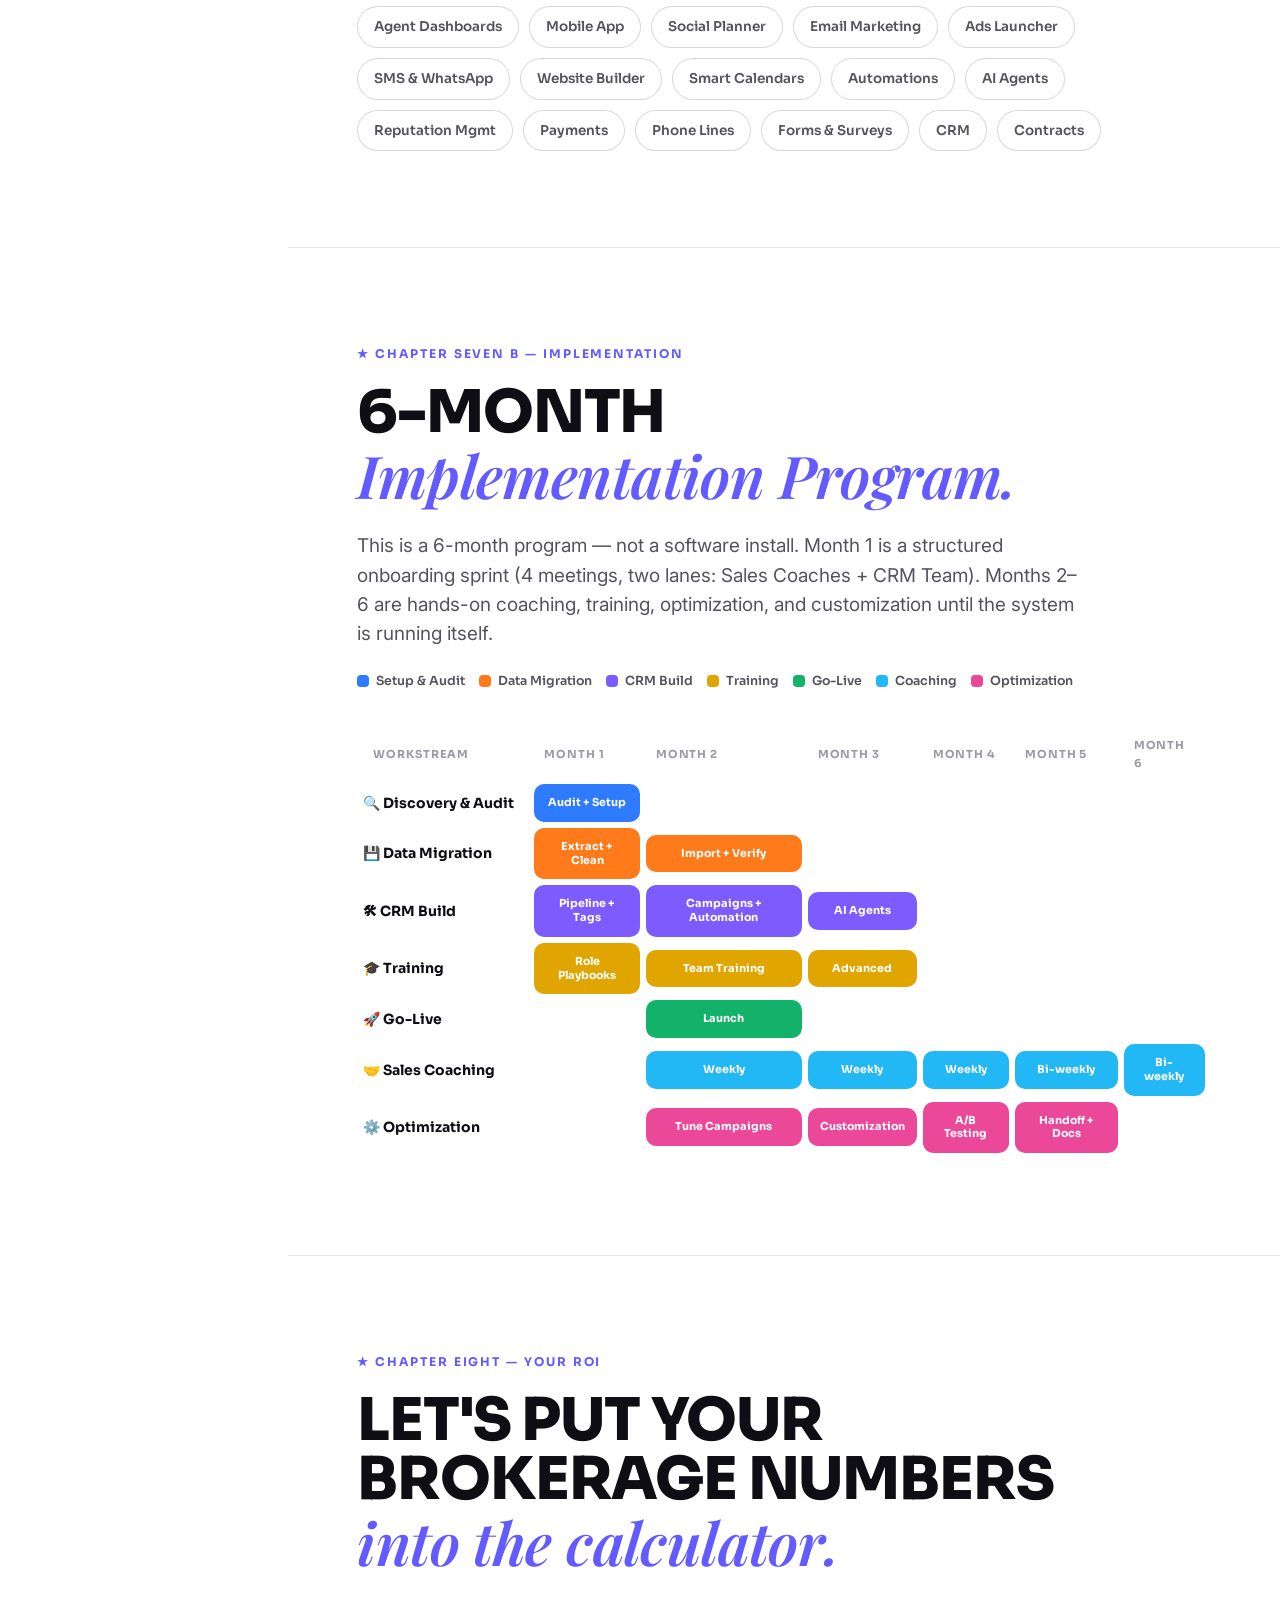
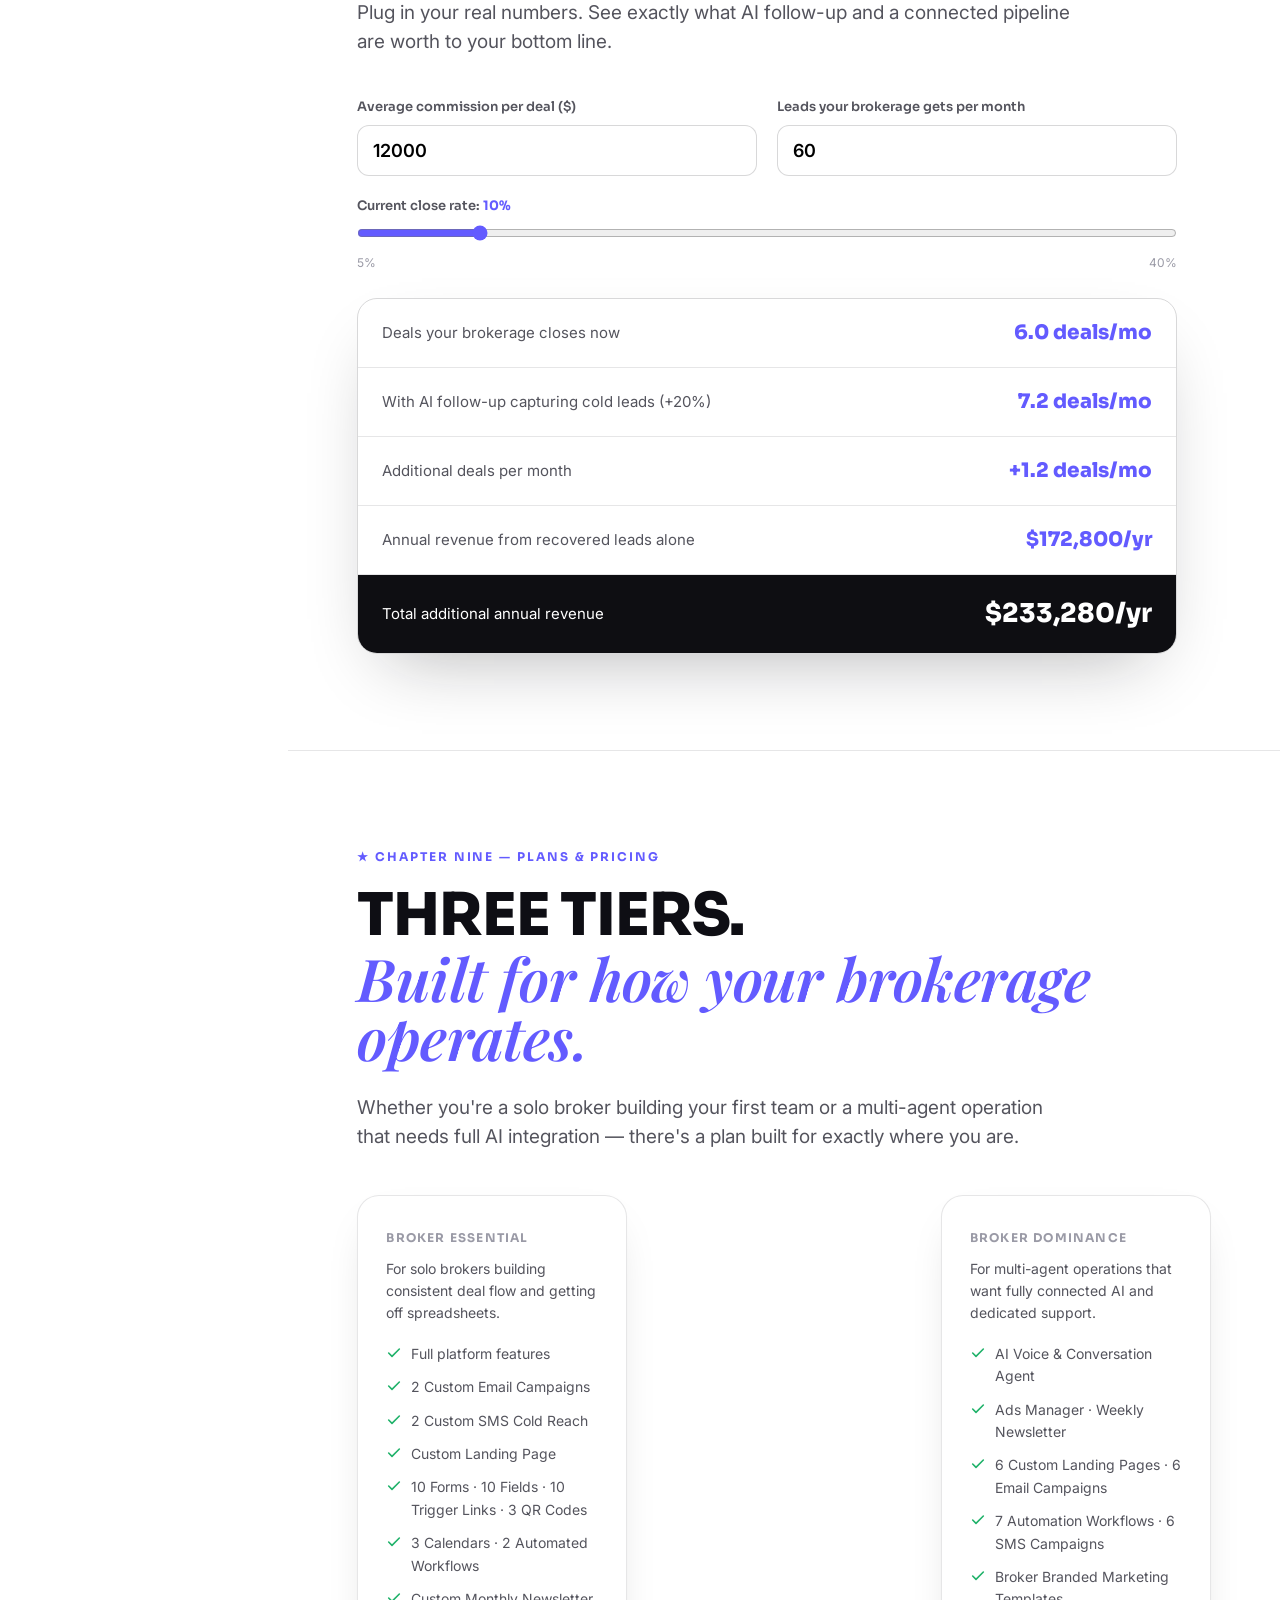
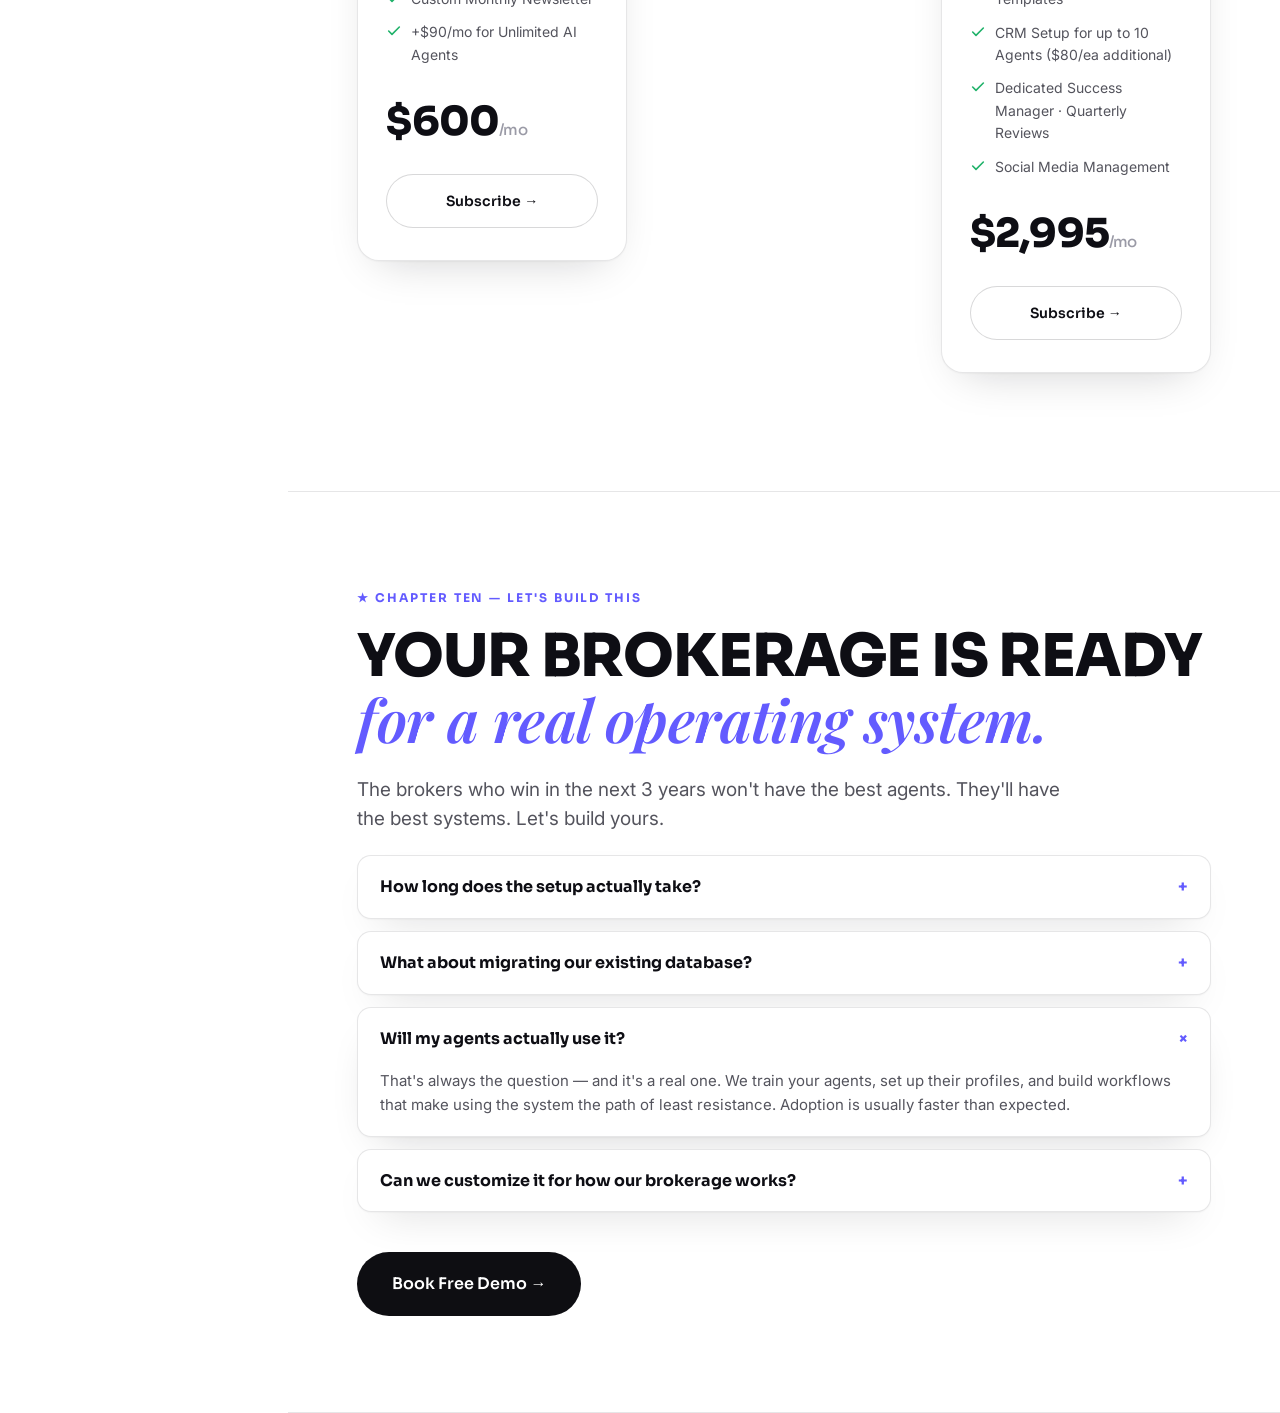
<file: broker-deck.html>
<!DOCTYPE html>
<html lang="en">
<head>
<meta charset="UTF-8">
<meta name="viewport" content="width=device-width, initial-scale=1.0">
<title>Broker Deck — Understand the Full Opportunity — Lemniscate</title>
<meta name="description" content="The full Back Boss brokerage operating-system walkthrough — the problem, the platform, the AI, the ROI, and the plan to build it.">
<meta name="robots" content="noindex">
<link rel="preconnect" href="https://fonts.googleapis.com">
<link rel="preconnect" href="https://fonts.gstatic.com" crossorigin>
<link href="https://fonts.googleapis.com/css2?family=Sora:wght@400;500;600;700;800&family=Inter:wght@400;500;600&family=Playfair+Display:ital,wght@0,600;0,700;1,500;1,600&display=swap" rel="stylesheet">
<link rel="stylesheet" href="assets/styles.css">
<link rel="manifest" href="/manifest.webmanifest">
<meta name="theme-color" content="#0e0e12">
<link rel="apple-touch-icon" href="/assets/icons/apple-touch-icon.png">
<meta name="apple-mobile-web-app-capable" content="yes">
<meta name="mobile-web-app-capable" content="yes">
<meta name="apple-mobile-web-app-status-bar-style" content="black-translucent">
<meta name="apple-mobile-web-app-title" content="Lemniscate">
<script>document.documentElement.className+=' js';</script>
</head>
<body>

<div class="deck">
  <!-- ===== LEFT RAIL ===== -->
  <aside class="deck-rail">
    <a href="index.html" class="logo"><span class="mark">∞</span> Lemniscate</a>
    <a href="broker-crm.html" class="deck-back">‹ Broker CRM</a>
    <div class="grp">The Problem</div>
    <a class="navi" href="#s-fragmented">The Fragmented Brokerage</a>
    <a class="navi" href="#s-chaos">What Chaos Costs You</a>
    <div class="grp">The Solution</div>
    <a class="navi" href="#s-meet">Meet Back Boss</a>
    <a class="navi" href="#s-platform">One System, Everything</a>
    <a class="navi" href="#s-ai">AI That Works For You</a>
    <a class="navi" href="#s-live">Try The AI Live</a>
    <a class="navi" href="#s-tight">The Tight Brokerage</a>
    <div class="grp">The Decision</div>
    <a class="navi" href="#s-work">Our Work</a>
    <a class="navi" href="#s-plan">6-Month Plan</a>
    <a class="navi" href="#s-roi">Your ROI</a>
    <a class="navi" href="#s-pricing">Plans &amp; Pricing</a>
    <a class="navi" href="#s-build">Let's Build This</a>
    <div class="deck-foot">
      <div class="deck-prog"><i id="deckProg"></i></div>
      <div class="deck-count"><span id="deckNum">1</span> of 12</div>
      <a href="contact.html" class="btn btn-primary">Book Free Demo →</a>
    </div>
  </aside>

  <!-- ===== SLIDES ===== -->
  <main class="deck-main">

    <!-- 1 -->
    <section class="slide" id="s-fragmented">
      <div class="chap">★ Chapter One — The Problem</div>
      <h2>You built a great team.<span class="em">Your systems aren't keeping up.</span></h2>
      <p class="lead">You have the agents, the listings, the momentum. But behind the scenes? Six tools that don't talk to each other, automations that randomly break, and leads falling through gaps nobody can see. That's not a brokerage. That's a liability.</p>
      <div class="dcards">
        <div class="dcard"><div class="qn">Problem 01</div><h4>"We have a CRM — we just don't use it consistently."</h4><p class="em">A CRM nobody uses is just an expensive contact list.</p></div>
        <div class="dcard"><div class="qn">Problem 02</div><h4>"Our agents follow up. I think."</h4><p class="em">You shouldn't have to hope. You should be able to see it.</p></div>
        <div class="dcard"><div class="qn">Problem 03</div><h4>"We'll fix the systems once things slow down."</h4><p class="em">It never slows down. And every month you wait costs you deals.</p></div>
      </div>
    </section>

    <!-- 2 -->
    <section class="slide" id="s-chaos">
      <div class="chap">★ Chapter Two — The Problem</div>
      <h2>Fragmented systems aren't just annoying.<span class="em">They're expensive.</span></h2>
      <p class="lead">Every tool you manage separately is a gap where leads fall through, time gets wasted, and money leaves your brokerage quietly. Let's add it up.</p>
      <div class="dnum">
        <div class="n"><div class="b">$353+</div><p>what the average brokerage pays monthly for fragmented tools that barely work together</p></div>
        <div class="n"><div class="b">60%</div><p>of leads go cold when follow-up is manual and dependent on agent discipline</p></div>
        <div class="n"><div class="b">40%</div><p>of broker time spent on admin and tool management instead of growing the business</p></div>
      </div>
      <table class="dtable">
        <thead><tr><th>The stack you're probably running right now</th><th>Monthly cost</th></tr></thead>
        <tbody>
          <tr><td>CRM (Follow Up Boss, kvCORE, etc.)</td><td>$97</td></tr>
          <tr><td>Dialer / VoIP system</td><td>$79</td></tr>
          <tr><td>Email marketing platform</td><td>$49</td></tr>
          <tr><td>Scheduling / calendar tool</td><td>$29</td></tr>
          <tr><td>Website &amp; landing pages</td><td>$50</td></tr>
          <tr><td>Zapier / automation layer</td><td>$49</td></tr>
          <tr class="tot"><td>Total fragmented chaos</td><td>$353+/mo</td></tr>
        </tbody>
      </table>
      <div class="dcallout"><b>And that's just the money.</b> The real cost is hours your team wastes managing tools instead of working leads, deals lost to follow-up gaps, and broker time burned on admin instead of growth. Back Boss replaces all of it — one login, one bill, everything connected.</div>
    </section>

    <!-- 3 -->
    <section class="slide" id="s-meet">
      <div class="chap">★ Chapter Three — The Turning Point</div>
      <h2>One system.<span class="em">Your entire brokerage, connected.</span></h2>
      <p class="lead">Back Boss isn't another tool to add to the stack. It replaces the stack. CRM, VoIP, SMS, email, landing pages, automations, AI agents, reputation management — all in one platform built for how your brokerage actually runs.</p>
      <div class="dtimeline">
        <div class="dstep on"><span class="dot"><svg viewBox="0 0 24 24" fill="none" stroke="currentColor" stroke-linecap="round" stroke-linejoin="round"><path d="M20 6L9 17l-5-5"/></svg></span><div><h4>Fragmented brokerage — tools everywhere, visibility nowhere</h4><p>Managing 6 platforms, chasing agent activity, leads falling through gaps.</p></div></div>
        <div class="dstep on"><span class="dot"><svg viewBox="0 0 24 24" fill="none" stroke="currentColor" stroke-linecap="round" stroke-linejoin="round"><path d="M20 6L9 17l-5-5"/></svg></span><div><h4>You saw the real cost — in money and missed deals</h4><p>$353+/month in tools. Hundreds of thousands in lead leakage annually.</p></div></div>
        <div class="dstep on"><span class="dot"><svg viewBox="0 0 24 24" fill="none" stroke="currentColor" stroke-linecap="round" stroke-linejoin="round"><path d="M20 6L9 17l-5-5"/></svg></span><div><h4>You find Back Boss — right now</h4><p>One login. Everything connected. AI running follow-up 24/7. Full pipeline visibility.</p></div></div>
        <div class="dstep"><span class="dot"></span><div><h4>Your operations become tight and scalable</h4><p>Every lead tracked, every agent accountable, every touchpoint automated.</p></div></div>
        <div class="dstep"><span class="dot"></span><div><h4>AI works for your brokerage 24/7</h4><p>Follow-up, nurturing, appointment booking — running overnight while your team sleeps.</p></div></div>
      </div>
    </section>

    <!-- 4 -->
    <section class="slide" id="s-platform">
      <div class="chap">★ Chapter Four — The Platform</div>
      <h2>Everything your brokerage needs.<span class="em">Nothing it doesn't.</span></h2>
      <p class="lead">Back Boss is built on the most powerful all-in-one platform in the industry — customized, configured, and managed by our team so you never have to figure it out yourself.</p>
      <div class="chips">
        <span>CRM &amp; Pipelines</span><span>AI Agents &amp; Chatbots</span><span>SMS &amp; WhatsApp</span><span>VoIP Dialer</span><span>Website Builder</span><span>Landing Pages</span><span>Reputation Management</span><span>Ads Manager</span><span>E-Sign &amp; Documents</span><span>Email Marketing</span><span>Payments</span><span>Mobile App</span><span>Automations</span><span>Agent Attribution</span><span>Google &amp; FB Ads Analytics</span>
      </div>
      <div class="dexp">
        <details open><summary>CRM Built for Brokerages<span class="pm">+</span></summary><div class="body">Pipelines, agent attribution, and full visibility into every lead and stage — so you manage the whole organization from one dashboard.</div></details>
        <details><summary>VoIP, SMS &amp; WhatsApp — All in One<span class="pm">+</span></summary><div class="body">Dedicated business lines, call recording, and automated 2-way messaging that keeps response rates high without extra tools.</div></details>
        <details><summary>Website, Landing Pages &amp; Lead Capture<span class="pm">+</span></summary><div class="body">High-converting funnels and single-property pages for every listing, wired straight into your pipeline.</div></details>
        <details><summary>Reputation Management at Scale<span class="pm">+</span></summary><div class="body">Auto-request reviews after every close to boost Google ranking and win the next listing.</div></details>
        <details><summary>E-Sign, Payments &amp; Documents<span class="pm">+</span></summary><div class="body">Send documents, collect signatures, and process payments — no third-party add-ons.</div></details>
      </div>
    </section>

    <!-- 5 -->
    <section class="slide" id="s-ai">
      <div class="chap">★ Chapter Five — The AI Advantage</div>
      <h2>Your brokerage runs<span class="em">even when your team doesn't.</span></h2>
      <p class="lead">The agents who follow up within 5 minutes win the lead. The ones who follow up 3 days later get voicemail. Back Boss makes sure your brokerage is always first — automatically.</p>
      <div class="dbars">
        <div class="dbar"><div class="top"><span>Lead Response Time (minutes, not days)</span><span class="v">95%</span></div><div class="track"><i style="width:95%"></i></div></div>
        <div class="dbar"><div class="top"><span>Follow-Up Completion Rate</span><span class="v">100%</span></div><div class="track"><i style="width:100%"></i></div></div>
        <div class="dbar"><div class="top"><span>Pipeline Visibility Across Your Team</span><span class="v">100%</span></div><div class="track"><i style="width:100%"></i></div></div>
      </div>
      <div class="dexp">
        <details><summary>AI Follow-Up Agent — Responds in Under 5 Minutes, Always<span class="pm">+</span></summary><div class="body">Every new lead gets an instant, on-brand reply and a booking link — day or night.</div></details>
        <details open><summary>Automated Nurture Sequences for Every Stage<span class="pm">+</span></summary><div class="body">Long-term drips run themselves so nothing gets forgotten and no lead goes cold.</div></details>
        <details><summary>Appointment Automation — No More No-Shows<span class="pm">+</span></summary><div class="body">Confirmations and reminders go out automatically, filling calendars without manual chasing.</div></details>
        <details><summary>Win-Back Campaigns — Turn Old Leads into New Deals<span class="pm">+</span></summary><div class="body">Re-engage dormant leads on autopilot and pull revenue from lists you already own.</div></details>
      </div>
      <div class="dcallout"><b>The compounding math:</b> 60 leads/month at 10% close = 6 deals. With AI follow-up capturing what goes cold manually, you're looking at 8–9 deals from the same lead volume. On a $12K avg commission, that's <b>$288K–$360K more per year</b> from leads you already had.</div>
    </section>

    <!-- 6 -->
    <section class="slide" id="s-live">
      <div class="chap">★ Try It Live — Interactive</div>
      <h2>Don't take our word for it.<span class="em">Talk to the AI yourself.</span></h2>
      <p class="lead">Two assistants, live right here. One answers everything about Back Boss. The other is the AI your agents and leads talk to every day — ask it anything, then watch it book time with the broker.</p>
      <div class="chat2">
        <div class="cbox" data-canned="Great question — here's the short version, and we'll tailor it to your brokerage on the demo.">
          <div class="chd"><span class="av">BB</span><div><div class="nm">Back Boss Assistant</div><div class="st">Online · replies instantly</div></div></div>
          <div class="msgs"><div class="m">Hey — I'm the Back Boss assistant. Ask me anything about the platform, pricing, setup, or how we'd run it for your brokerage.</div></div>
          <div class="sug"><button>What's included?</button><button>What does it cost?</button><button>How long is setup?</button><button>Do you migrate our data?</button></div>
          <div class="inp"><input placeholder="Ask about pricing, setup, features…"><button>Send</button></div>
        </div>
        <div class="cbox" data-canned="Happy to help! I can pull that up and, when you're ready, book time with the broker.">
          <div class="chd"><span class="av">N</span><div><div class="nm">Nova · Lead Assistant</div><div class="st">Online · 24/7</div></div></div>
          <div class="msgs"><div class="m">Hi! I'm your brokerage's Nova — the assistant your agents and leads talk to 24/7. Ask me a real estate question, or tell me you want the broker, and watch what happens.</div></div>
          <div class="sug"><button>Buyer asking about condos</button><button>Seller wants their home value</button><button>Schedule a showing</button><button>Connect me with the broker</button></div>
          <div class="inp"><input placeholder="Ask a real estate question…"><button>Send</button></div>
        </div>
      </div>
      <p class="lead" style="font-size:13px;color:var(--ink-3);margin-top:18px">Live demo assistants. Responses are illustrative — your configured AI uses your brand, listings, and calendar.</p>
    </section>

    <!-- 7 -->
    <section class="slide" id="s-tight">
      <div class="chap">★ Chapter Six — The New Reality</div>
      <h2>Journey complete.<span class="em">The tight brokerage.</span></h2>
      <p class="lead">Every dot checked. One system running. Full visibility. The real win isn't just more deals — it's what operational clarity gives back to you and your team.</p>
      <div class="dcards" style="grid-template-columns:1fr 1fr">
        <div class="dcard"><div class="big">01</div><h4>You see everything. Finally.</h4><p>One dashboard. Every agent, every lead, every stage. You know exactly what's happening in your pipeline — from data, in real time, from your phone.</p></div>
        <div class="dcard"><div class="big">02</div><h4>Leads stop falling through. Period.</h4><p>AI follows up with every lead within 5 minutes. Nurture sequences run automatically. You close more from the same lead volume — because nothing leaks anymore.</p></div>
        <div class="dcard"><div class="big">03</div><h4>Your team is accountable without micromanagement</h4><p>The system tracks every touchpoint. You see who's following up and who isn't — without asking, without chasing. The data does it for you.</p></div>
        <div class="dcard"><div class="big">04</div><h4>You work on the business, not in it</h4><p>Automations handle the admin. AI handles the follow-up. Your time goes toward hiring, strategy, and growth — not chasing bugs at 10pm.</p></div>
      </div>
    </section>

    <!-- 8 -->
    <section class="slide" id="s-work">
      <div class="chap">★ Chapter Seven — Our Work</div>
      <h2>Real setups.<span class="em">Real brokerages. Real results.</span></h2>
      <p class="lead">We don't hand you a login and a tutorial. We build the whole thing — CRM, automations, pipelines, AI sequences — and hand you the keys to a running operation.</p>
      <!-- Drop in real product screenshots (pipelines, email marketing, web builder, ads) as a gallery here. -->
      <div class="dcallout" style="text-align:center">Product walkthrough gallery — pipelines, email marketing, AI templates, website builder, ads manager &amp; automations. <b>Screenshots go here.</b></div>
      <h3 style="font-family:'Sora';font-weight:800;text-transform:uppercase;font-size:22px;margin:44px 0 6px">Everything is built in. One platform. Every tool your brokerage needs.</h3>
      <div class="chips">
        <span>Agent Dashboards</span><span>Mobile App</span><span>Social Planner</span><span>Email Marketing</span><span>Ads Launcher</span><span>SMS &amp; WhatsApp</span><span>Website Builder</span><span>Smart Calendars</span><span>Automations</span><span>AI Agents</span><span>Reputation Mgmt</span><span>Payments</span><span>Phone Lines</span><span>Forms &amp; Surveys</span><span>CRM</span><span>Contracts</span>
      </div>
    </section>

    <!-- 9 -->
    <section class="slide" id="s-plan">
      <div class="chap">★ Chapter Seven B — Implementation</div>
      <h2>6-Month<span class="em">Implementation Program.</span></h2>
      <p class="lead">This is a 6-month program — not a software install. Month 1 is a structured onboarding sprint (4 meetings, two lanes: Sales Coaches + CRM Team). Months 2–6 are hands-on coaching, training, optimization, and customization until the system is running itself.</p>
      <div class="mlegend">
        <span><i style="background:#2f7bff"></i>Setup &amp; Audit</span><span><i style="background:#ff7a1a"></i>Data Migration</span><span><i style="background:#7c5cff"></i>CRM Build</span><span><i style="background:#e0a500"></i>Training</span><span><i style="background:#12b26a"></i>Go-Live</span><span><i style="background:#22b7f5"></i>Coaching</span><span><i style="background:#ec4899"></i>Optimization</span>
      </div>
      <div class="mgrid"><table>
        <thead><tr><th>Workstream</th><th>Month 1</th><th>Month 2</th><th>Month 3</th><th>Month 4</th><th>Month 5</th><th>Month 6</th></tr></thead>
        <tbody>
          <tr><td class="ws">🔍 Discovery &amp; Audit</td><td><div class="cell" style="background:#2f7bff">Audit + Setup</div></td><td></td><td></td><td></td><td></td><td></td></tr>
          <tr><td class="ws">💾 Data Migration</td><td><div class="cell" style="background:#ff7a1a">Extract + Clean</div></td><td><div class="cell" style="background:#ff7a1a">Import + Verify</div></td><td></td><td></td><td></td><td></td></tr>
          <tr><td class="ws">🛠 CRM Build</td><td><div class="cell" style="background:#7c5cff">Pipeline + Tags</div></td><td><div class="cell" style="background:#7c5cff">Campaigns + Automation</div></td><td><div class="cell" style="background:#7c5cff">AI Agents</div></td><td></td><td></td><td></td></tr>
          <tr><td class="ws">🎓 Training</td><td><div class="cell" style="background:#e0a500">Role Playbooks</div></td><td><div class="cell" style="background:#e0a500">Team Training</div></td><td><div class="cell" style="background:#e0a500">Advanced</div></td><td></td><td></td><td></td></tr>
          <tr><td class="ws">🚀 Go-Live</td><td></td><td><div class="cell" style="background:#12b26a">Launch</div></td><td></td><td></td><td></td><td></td></tr>
          <tr><td class="ws">🤝 Sales Coaching</td><td></td><td><div class="cell" style="background:#22b7f5">Weekly</div></td><td><div class="cell" style="background:#22b7f5">Weekly</div></td><td><div class="cell" style="background:#22b7f5">Weekly</div></td><td><div class="cell" style="background:#22b7f5">Bi-weekly</div></td><td><div class="cell" style="background:#22b7f5">Bi-weekly</div></td></tr>
          <tr><td class="ws">⚙️ Optimization</td><td></td><td><div class="cell" style="background:#ec4899">Tune Campaigns</div></td><td><div class="cell" style="background:#ec4899">Customization</div></td><td><div class="cell" style="background:#ec4899">A/B Testing</div></td><td><div class="cell" style="background:#ec4899">Handoff + Docs</div></td><td></td></tr>
        </tbody>
      </table></div>
    </section>

    <!-- 10 -->
    <section class="slide" id="s-roi">
      <div class="chap">★ Chapter Eight — Your ROI</div>
      <h2>Let's put your brokerage numbers<span class="em">into the calculator.</span></h2>
      <p class="lead">Plug in your real numbers. See exactly what AI follow-up and a connected pipeline are worth to your bottom line.</p>
      <div class="calc">
        <div class="fld"><label>Average commission per deal ($)</label><input type="number" id="cCom" value="12000"></div>
        <div class="fld"><label>Leads your brokerage gets per month</label><input type="number" id="cLeads" value="60"></div>
        <div class="fld full"><label>Current close rate: <b id="cRateV" style="color:var(--accent)">10%</b></label><input type="range" id="cRate" min="5" max="40" step="1" value="10"><div class="rl"><span>5%</span><span>40%</span></div></div>
      </div>
      <div class="roi-out">
        <div class="r"><span>Deals your brokerage closes now</span><span class="v" id="oNow">6.0 deals/mo</span></div>
        <div class="r"><span>With AI follow-up capturing cold leads (+20%)</span><span class="v" id="oAI">7.2 deals/mo</span></div>
        <div class="r"><span>Additional deals per month</span><span class="v" id="oAdd">+1.2 deals/mo</span></div>
        <div class="r"><span>Annual revenue from recovered leads alone</span><span class="v" id="oRec">$172,800/yr</span></div>
        <div class="r grand"><span>Total additional annual revenue</span><span class="v" id="oTot">$233,280/yr</span></div>
      </div>
    </section>

    <!-- 11 -->
    <section class="slide" id="s-pricing">
      <div class="chap">★ Chapter Nine — Plans &amp; Pricing</div>
      <h2>Three tiers.<span class="em">Built for how your brokerage operates.</span></h2>
      <p class="lead">Whether you're a solo broker building your first team or a multi-agent operation that needs full AI integration — there's a plan built for exactly where you are.</p>
      <div class="dprice">
        <div class="dtier">
          <div class="tn">Broker Essential</div>
          <div class="td">For solo brokers building consistent deal flow and getting off spreadsheets.</div>
          <ul>
            <li><svg viewBox="0 0 24 24" fill="none" stroke="currentColor" stroke-width="2.4" stroke-linecap="round" stroke-linejoin="round"><path d="M20 6L9 17l-5-5"/></svg> Full platform features</li>
            <li><svg viewBox="0 0 24 24" fill="none" stroke="currentColor" stroke-width="2.4" stroke-linecap="round" stroke-linejoin="round"><path d="M20 6L9 17l-5-5"/></svg> 2 Custom Email Campaigns</li>
            <li><svg viewBox="0 0 24 24" fill="none" stroke="currentColor" stroke-width="2.4" stroke-linecap="round" stroke-linejoin="round"><path d="M20 6L9 17l-5-5"/></svg> 2 Custom SMS Cold Reach</li>
            <li><svg viewBox="0 0 24 24" fill="none" stroke="currentColor" stroke-width="2.4" stroke-linecap="round" stroke-linejoin="round"><path d="M20 6L9 17l-5-5"/></svg> Custom Landing Page</li>
            <li><svg viewBox="0 0 24 24" fill="none" stroke="currentColor" stroke-width="2.4" stroke-linecap="round" stroke-linejoin="round"><path d="M20 6L9 17l-5-5"/></svg> 10 Forms · 10 Fields · 10 Trigger Links · 3 QR Codes</li>
            <li><svg viewBox="0 0 24 24" fill="none" stroke="currentColor" stroke-width="2.4" stroke-linecap="round" stroke-linejoin="round"><path d="M20 6L9 17l-5-5"/></svg> 3 Calendars · 2 Automated Workflows</li>
            <li><svg viewBox="0 0 24 24" fill="none" stroke="currentColor" stroke-width="2.4" stroke-linecap="round" stroke-linejoin="round"><path d="M20 6L9 17l-5-5"/></svg> Custom Monthly Newsletter</li>
            <li><svg viewBox="0 0 24 24" fill="none" stroke="currentColor" stroke-width="2.4" stroke-linecap="round" stroke-linejoin="round"><path d="M20 6L9 17l-5-5"/></svg> +$90/mo for Unlimited AI Agents</li>
          </ul>
          <div class="pr">$600<small>/mo</small></div>
          <a href="contact.html" class="btn btn-ghost">Subscribe →</a>
        </div>
        <div class="dtier feat">
          <span class="pop">★ Most Popular</span>
          <div class="tn">Broker Pro</div>
          <div class="td">For growing teams that need shared systems, agent attribution, and serious automation.</div>
          <ul>
            <li><svg viewBox="0 0 24 24" fill="none" stroke="currentColor" stroke-width="2.4" stroke-linecap="round" stroke-linejoin="round"><path d="M20 6L9 17l-5-5"/></svg> Add agents for $20/mo ($100 setup each)</li>
            <li><svg viewBox="0 0 24 24" fill="none" stroke="currentColor" stroke-width="2.4" stroke-linecap="round" stroke-linejoin="round"><path d="M20 6L9 17l-5-5"/></svg> 4 Custom Landing Pages</li>
            <li><svg viewBox="0 0 24 24" fill="none" stroke="currentColor" stroke-width="2.4" stroke-linecap="round" stroke-linejoin="round"><path d="M20 6L9 17l-5-5"/></svg> WhatsApp Integration</li>
            <li><svg viewBox="0 0 24 24" fill="none" stroke="currentColor" stroke-width="2.4" stroke-linecap="round" stroke-linejoin="round"><path d="M20 6L9 17l-5-5"/></svg> Google &amp; FB Ads Analytics Setup</li>
            <li><svg viewBox="0 0 24 24" fill="none" stroke="currentColor" stroke-width="2.4" stroke-linecap="round" stroke-linejoin="round"><path d="M20 6L9 17l-5-5"/></svg> 5 Custom Automation Workflows</li>
            <li><svg viewBox="0 0 24 24" fill="none" stroke="currentColor" stroke-width="2.4" stroke-linecap="round" stroke-linejoin="round"><path d="M20 6L9 17l-5-5"/></svg> 6 SMS · 3 Email Campaigns · Bi-Weekly Newsletter</li>
            <li><svg viewBox="0 0 24 24" fill="none" stroke="currentColor" stroke-width="2.4" stroke-linecap="round" stroke-linejoin="round"><path d="M20 6L9 17l-5-5"/></svg> 5 Calendars · Unlimited Forms, QR &amp; Fields</li>
            <li><svg viewBox="0 0 24 24" fill="none" stroke="currentColor" stroke-width="2.4" stroke-linecap="round" stroke-linejoin="round"><path d="M20 6L9 17l-5-5"/></svg> Ads Manager</li>
          </ul>
          <div class="pr">$840<small>/mo</small></div>
          <a href="contact.html" class="btn btn-primary">Subscribe →</a>
        </div>
        <div class="dtier">
          <div class="tn">Broker Dominance</div>
          <div class="td">For multi-agent operations that want fully connected AI and dedicated support.</div>
          <ul>
            <li><svg viewBox="0 0 24 24" fill="none" stroke="currentColor" stroke-width="2.4" stroke-linecap="round" stroke-linejoin="round"><path d="M20 6L9 17l-5-5"/></svg> AI Voice &amp; Conversation Agent</li>
            <li><svg viewBox="0 0 24 24" fill="none" stroke="currentColor" stroke-width="2.4" stroke-linecap="round" stroke-linejoin="round"><path d="M20 6L9 17l-5-5"/></svg> Ads Manager · Weekly Newsletter</li>
            <li><svg viewBox="0 0 24 24" fill="none" stroke="currentColor" stroke-width="2.4" stroke-linecap="round" stroke-linejoin="round"><path d="M20 6L9 17l-5-5"/></svg> 6 Custom Landing Pages · 6 Email Campaigns</li>
            <li><svg viewBox="0 0 24 24" fill="none" stroke="currentColor" stroke-width="2.4" stroke-linecap="round" stroke-linejoin="round"><path d="M20 6L9 17l-5-5"/></svg> 7 Automation Workflows · 6 SMS Campaigns</li>
            <li><svg viewBox="0 0 24 24" fill="none" stroke="currentColor" stroke-width="2.4" stroke-linecap="round" stroke-linejoin="round"><path d="M20 6L9 17l-5-5"/></svg> Broker Branded Marketing Templates</li>
            <li><svg viewBox="0 0 24 24" fill="none" stroke="currentColor" stroke-width="2.4" stroke-linecap="round" stroke-linejoin="round"><path d="M20 6L9 17l-5-5"/></svg> CRM Setup for up to 10 Agents ($80/ea additional)</li>
            <li><svg viewBox="0 0 24 24" fill="none" stroke="currentColor" stroke-width="2.4" stroke-linecap="round" stroke-linejoin="round"><path d="M20 6L9 17l-5-5"/></svg> Dedicated Success Manager · Quarterly Reviews</li>
            <li><svg viewBox="0 0 24 24" fill="none" stroke="currentColor" stroke-width="2.4" stroke-linecap="round" stroke-linejoin="round"><path d="M20 6L9 17l-5-5"/></svg> Social Media Management</li>
          </ul>
          <div class="pr">$2,995<small>/mo</small></div>
          <a href="contact.html" class="btn btn-ghost">Subscribe →</a>
        </div>
      </div>
    </section>

    <!-- 12 -->
    <section class="slide" id="s-build">
      <div class="chap">★ Chapter Ten — Let's Build This</div>
      <h2>Your brokerage is ready<span class="em">for a real operating system.</span></h2>
      <p class="lead">The brokers who win in the next 3 years won't have the best agents. They'll have the best systems. Let's build yours.</p>
      <div class="dexp">
        <details><summary>How long does the setup actually take?<span class="pm">+</span></summary><div class="body">Month 1 is a structured onboarding sprint and most brokerages are live within a few weeks. Full optimization runs across the 6-month program.</div></details>
        <details><summary>What about migrating our existing database?<span class="pm">+</span></summary><div class="body">We extract, clean, import, and verify your data for you in Month 1 — nothing is left behind.</div></details>
        <details open><summary>Will my agents actually use it?<span class="pm">+</span></summary><div class="body">That's always the question — and it's a real one. We train your agents, set up their profiles, and build workflows that make using the system the path of least resistance. Adoption is usually faster than expected.</div></details>
        <details><summary>Can we customize it for how our brokerage works?<span class="pm">+</span></summary><div class="body">Yes — pipelines, automations, and AI sequences are all configured around your exact process, not a template.</div></details>
      </div>
      <div style="margin-top:40px"><a href="contact.html" class="btn btn-primary" style="font-size:16px;padding:18px 34px">Book Free Demo →</a></div>
    </section>

  </main>
</div>

<script src="assets/lm.js"></script>
<script>
  // ---- scrollspy + progress (position-based) ----
  (function(){
    var slides=[].slice.call(document.querySelectorAll('.slide'));
    var navs=[].slice.call(document.querySelectorAll('.deck-rail .navi'));
    var prog=document.getElementById('deckProg'), num=document.getElementById('deckNum');
    var map={}; navs.forEach(function(a){ map[a.getAttribute('href').slice(1)]=a; });
    var ticking=false;
    function update(){
      ticking=false;
      var probe=window.innerHeight*0.4, idx=0;
      slides.forEach(function(s,i){ if(s.getBoundingClientRect().top<=probe) idx=i; });
      navs.forEach(function(a){ a.classList.remove('on'); });
      var a=map[slides[idx].id]; if(a) a.classList.add('on');
      if(num) num.textContent=idx+1;
      if(prog) prog.style.width=((idx+1)/slides.length*100)+'%';
    }
    function onScroll(){ if(!ticking){ ticking=true; requestAnimationFrame(update); } }
    window.addEventListener('scroll',onScroll,{passive:true});
    window.addEventListener('resize',onScroll,{passive:true});
    update();
  })();
  // ---- ROI calculator ----
  (function(){
    var com=document.getElementById('cCom'), leads=document.getElementById('cLeads'), rate=document.getElementById('cRate');
    if(!com) return;
    function money(n){ return '$'+Math.round(n).toLocaleString('en-US'); }
    function calc(){
      var c=+com.value||0, l=+leads.value||0, r=(+rate.value||0)/100;
      var now=l*r, ai=now*1.2, add=ai-now, rec=add*12*c, tot=rec*1.35;
      document.getElementById('cRateV').textContent=(+rate.value)+'%';
      document.getElementById('oNow').textContent=now.toFixed(1)+' deals/mo';
      document.getElementById('oAI').textContent=ai.toFixed(1)+' deals/mo';
      document.getElementById('oAdd').textContent='+'+add.toFixed(1)+' deals/mo';
      document.getElementById('oRec').textContent=money(rec)+'/yr';
      document.getElementById('oTot').textContent=money(tot)+'/yr';
    }
    [com,leads,rate].forEach(function(el){ el.addEventListener('input',calc); });
    calc();
  })();
  // ---- try-live chat mocks ----
  (function(){
    document.querySelectorAll('.cbox').forEach(function(box){
      var msgs=box.querySelector('.msgs'), input=box.querySelector('.inp input'),
          send=box.querySelector('.inp button'), canned=box.getAttribute('data-canned');
      function add(text,me){ var d=document.createElement('div'); d.className='m'+(me?' me':''); d.textContent=text; msgs.appendChild(d); msgs.scrollTop=msgs.scrollHeight; }
      function ask(q){ if(!q) return; add(q,true); setTimeout(function(){ add(canned,false); },500); }
      box.querySelectorAll('.sug button').forEach(function(b){ b.addEventListener('click',function(){ ask(b.textContent); }); });
      send.addEventListener('click',function(){ var v=input.value.trim(); if(v){ input.value=''; ask(v); } });
      input.addEventListener('keydown',function(e){ if(e.key==='Enter'){ send.click(); } });
    });
  })();
</script>
</body>
</html>
</file>
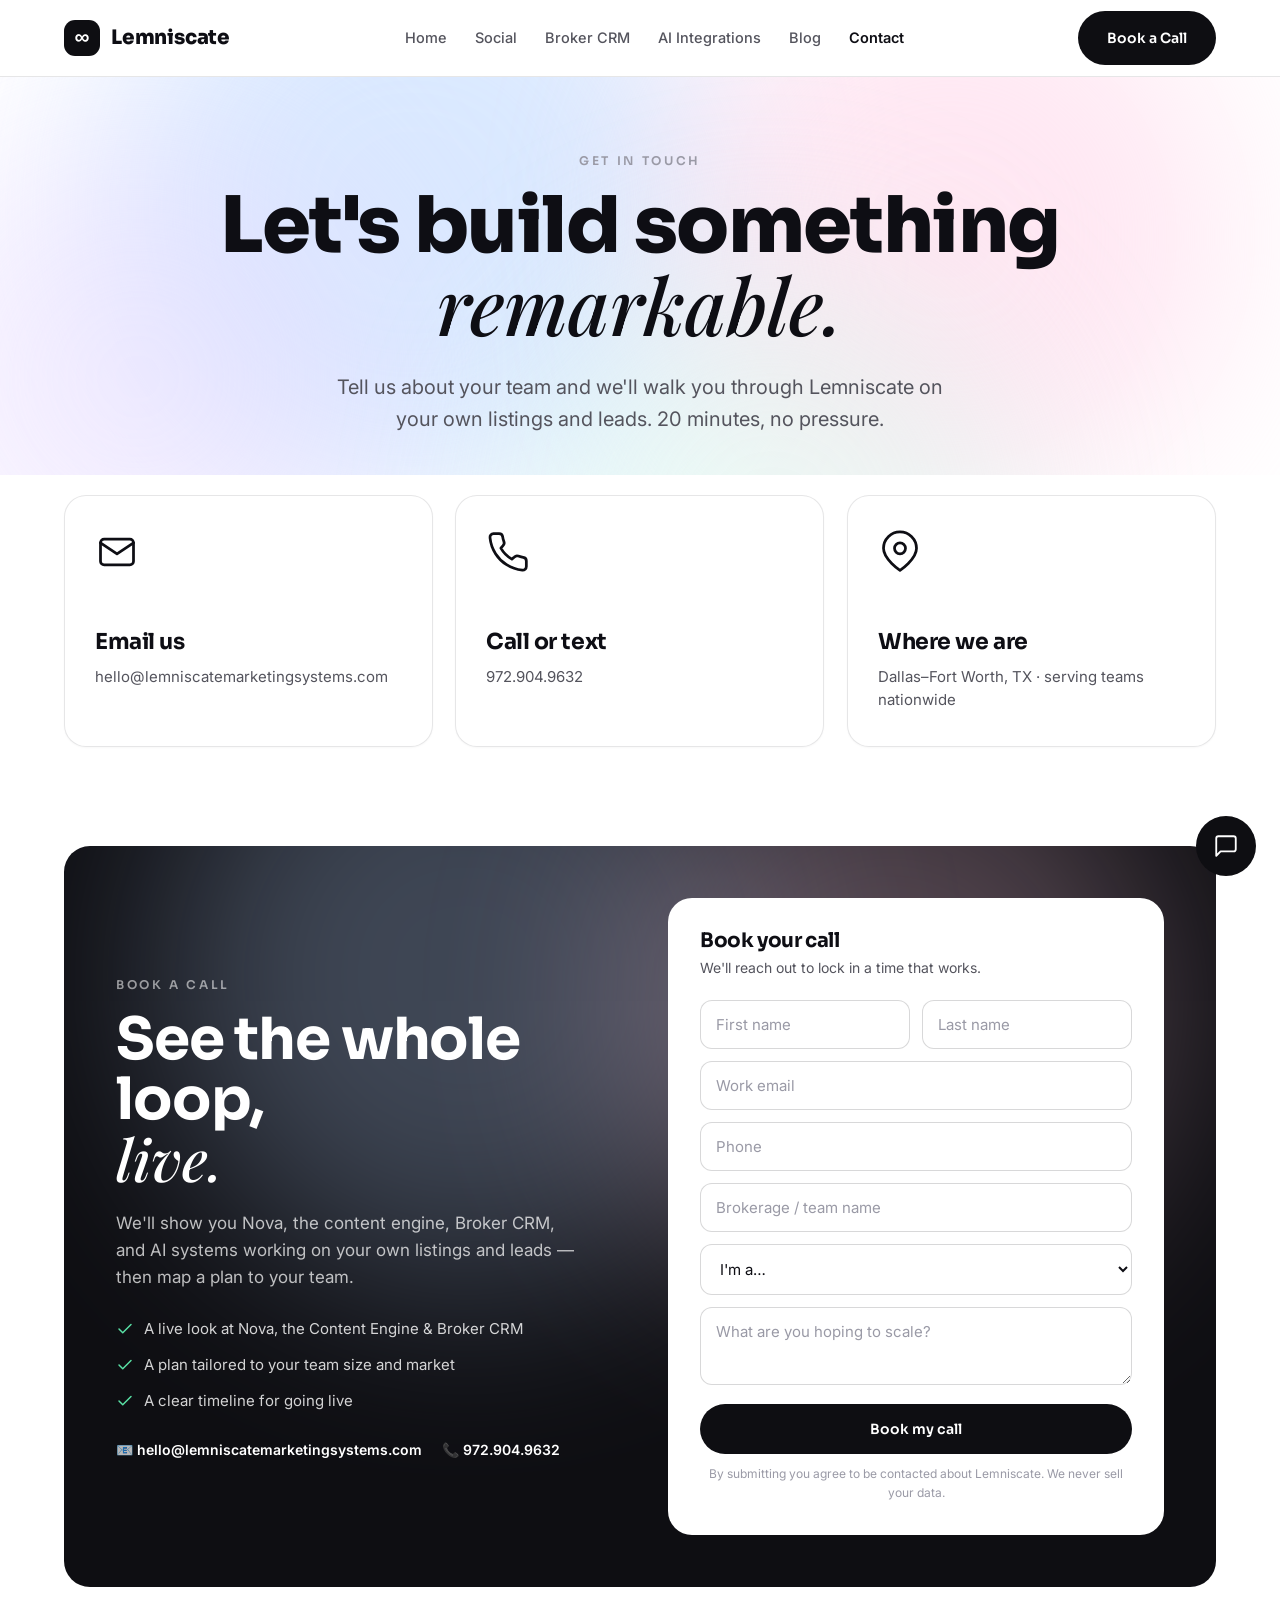
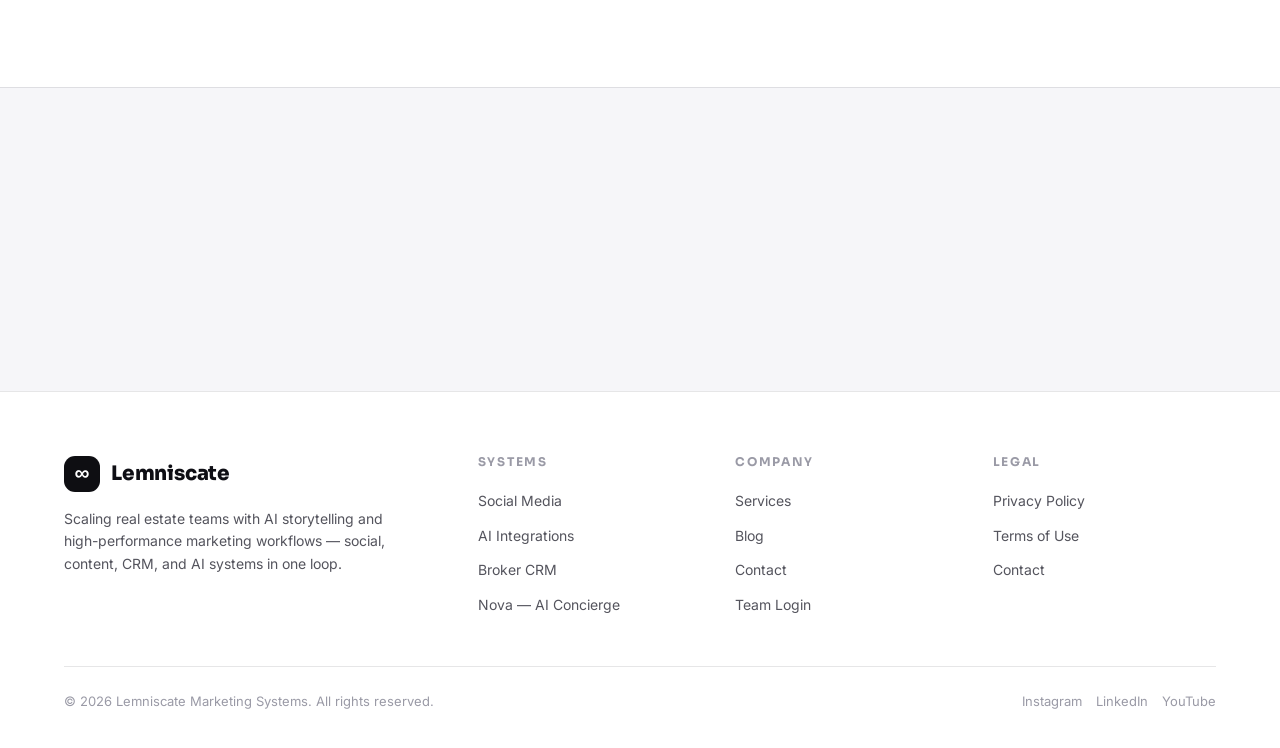
<file: contact.html>
<!DOCTYPE html>
<html lang="en">
<head>
<meta charset="UTF-8">
<meta name="viewport" content="width=device-width, initial-scale=1.0">
<title>Contact — Lemniscate</title>
<meta name="description" content="Book a call with Lemniscate. Tell us about your team and we'll walk you through the whole loop — Nova, the content engine, Broker CRM, and AI systems — on your own listings and leads.">
<meta property="og:title" content="Contact — Lemniscate">
<meta property="og:description" content="Book a call — we'll walk you through Lemniscate on your own listings and leads.">
<meta property="og:type" content="website">
<link rel="preconnect" href="https://fonts.googleapis.com">
<link rel="preconnect" href="https://fonts.gstatic.com" crossorigin>
<link href="https://fonts.googleapis.com/css2?family=Sora:wght@400;500;600;700;800&family=Inter:wght@400;500;600&family=Playfair+Display:ital,wght@0,600;0,700;1,500;1,600&display=swap" rel="stylesheet">
<link rel="stylesheet" href="assets/styles.css">
<link rel="manifest" href="/manifest.webmanifest">
<meta name="theme-color" content="#0e0e12">
<link rel="apple-touch-icon" href="/assets/icons/apple-touch-icon.png">
<meta name="apple-mobile-web-app-capable" content="yes">
<meta name="mobile-web-app-capable" content="yes">
<meta name="apple-mobile-web-app-status-bar-style" content="black-translucent">
<meta name="apple-mobile-web-app-title" content="Lemniscate">
<script>document.documentElement.className+=' js';</script>
</head>
<body>

<span id="top"></span>

<!-- ===== NAV ===== -->
<header>
  <nav class="wrap">
    <a href="index.html" class="logo"><span class="mark">∞</span> Lemniscate</a>
    <div class="nav-links" id="navLinks">
      <a href="index.html">Home</a>
      <a href="social.html">Social</a>
      <a href="broker-crm.html">Broker CRM</a>
      <a href="ai-integrations.html">AI Integrations</a>
      <a href="blog.html">Blog</a>
      <a href="contact.html" class="active">Contact</a>
      <a href="#book" class="btn btn-primary" style="margin-top:10px">Book a Call</a>
    </div>
    <div class="nav-cta">
      <a href="#book" class="btn btn-primary">Book a Call</a>
      <button class="burger" id="burger" aria-label="Menu"><span></span><span></span><span></span></button>
    </div>
  </nav>
</header>

<!-- ===== HERO ===== -->
<section class="crm-hero">
  <div class="wash"><div class="blob b1"></div><div class="blob b2"></div><div class="blob b3"></div><div class="blob b4"></div></div>
  <div class="wrap">
    <span class="eyebrow" style="justify-content:center">Get in touch</span>
    <h1 style="margin-top:14px">Let's build something<br><span class="serif">remarkable.</span></h1>
    <p>Tell us about your team and we'll walk you through Lemniscate on your own listings and leads. 20 minutes, no pressure.</p>
  </div>
</section>

<!-- ===== CONTACT WAYS ===== -->
<section class="sec-pad" style="padding-top:20px;padding-bottom:0"><div class="wrap">
  <div class="svc-grid" style="grid-template-columns:repeat(3,1fr)">
    <a class="svc" href="mailto:hello@lemniscatemarketingsystems.com" style="text-align:left">
      <div class="ic"><svg viewBox="0 0 24 24" fill="none" stroke="currentColor" stroke-linecap="round" stroke-linejoin="round"><rect x="3" y="5" width="18" height="14" rx="2"/><path d="M3 7l9 6 9-6"/></svg></div>
      <h3>Email us</h3>
      <p>hello@lemniscatemarketingsystems.com</p>
    </a>
    <a class="svc" href="tel:9729049632" style="text-align:left">
      <div class="ic"><svg viewBox="0 0 24 24" fill="none" stroke="currentColor" stroke-linecap="round" stroke-linejoin="round"><path d="M22 16.9v3a2 2 0 0 1-2.2 2 19.8 19.8 0 0 1-8.6-3 19.5 19.5 0 0 1-6-6 19.8 19.8 0 0 1-3-8.6A2 2 0 0 1 4.1 2h3a2 2 0 0 1 2 1.7c.1.9.4 1.8.7 2.7a2 2 0 0 1-.5 2.1L8.1 9.9a16 16 0 0 0 6 6l1.4-1.2a2 2 0 0 1 2.1-.5c.9.3 1.8.6 2.7.7a2 2 0 0 1 1.7 2z"/></svg></div>
      <h3>Call or text</h3>
      <p>972.904.9632</p>
    </a>
    <div class="svc" style="text-align:left">
      <div class="ic"><svg viewBox="0 0 24 24" fill="none" stroke="currentColor" stroke-linecap="round" stroke-linejoin="round"><path d="M21 10c0 6-9 12-9 12s-9-6-9-12a9 9 0 0 1 18 0z"/><circle cx="12" cy="10" r="3"/></svg></div>
      <h3>Where we are</h3>
      <p>Dallas–Fort Worth, TX · serving teams nationwide</p>
    </div>
  </div>
</div></section>

<!-- ===== BOOKING FORM ===== -->
<section class="sec-pad" id="book">
  <div class="wrap">
    <div class="cta" style="border-radius:26px">
      <div class="wash"><div class="blob b1"></div><div class="blob b2"></div></div>
      <div class="wrap" style="padding:52px">
        <div class="cta-grid">
          <div>
            <span class="eyebrow" style="color:rgba(255,255,255,.55)">Book a call</span>
            <h2 style="margin-top:14px">See the whole loop,<br><span class="serif">live.</span></h2>
            <p class="lead">We'll show you Nova, the content engine, Broker CRM, and AI systems working on your own listings and leads — then map a plan to your team.</p>
            <div class="pt"><svg viewBox="0 0 24 24" fill="none" stroke="currentColor" stroke-width="2" stroke-linecap="round" stroke-linejoin="round"><path d="M20 6L9 17l-5-5"/></svg> A live look at Nova, the Content Engine &amp; Broker CRM</div>
            <div class="pt"><svg viewBox="0 0 24 24" fill="none" stroke="currentColor" stroke-width="2" stroke-linecap="round" stroke-linejoin="round"><path d="M20 6L9 17l-5-5"/></svg> A plan tailored to your team size and market</div>
            <div class="pt"><svg viewBox="0 0 24 24" fill="none" stroke="currentColor" stroke-width="2" stroke-linecap="round" stroke-linejoin="round"><path d="M20 6L9 17l-5-5"/></svg> A clear timeline for going live</div>
            <div class="ways">
              <span>📧 <a href="mailto:hello@lemniscatemarketingsystems.com">hello@lemniscatemarketingsystems.com</a></span>
              <span>📞 <a href="tel:9729049632">972.904.9632</a></span>
            </div>
          </div>
          <div class="form-card">
            <h3>Book your call</h3>
            <div class="fh">We'll reach out to lock in a time that works.</div>
            <div id="formMsg" class="form-msg"></div>
            <form id="demoForm" novalidate>
              <div class="row2">
                <div class="fld"><input id="fFirst" type="text" placeholder="First name" autocomplete="given-name" required></div>
                <div class="fld"><input id="fLast" type="text" placeholder="Last name" autocomplete="family-name"></div>
              </div>
              <div class="fld"><input id="fEmail" type="email" placeholder="Work email" autocomplete="email" required></div>
              <div class="fld"><input id="fPhone" type="tel" placeholder="Phone" autocomplete="tel" required></div>
              <div class="fld"><input id="fCompany" type="text" placeholder="Brokerage / team name"></div>
              <div class="fld"><select id="fRole">
                <option value="">I'm a…</option>
                <option>Solo agent</option><option>Team lead</option><option>Broker / owner</option><option>Marketing / ops</option><option>Other</option>
              </select></div>
              <div class="fld"><textarea id="fMsg" placeholder="What are you hoping to scale?"></textarea></div>
              <button type="submit" class="btn btn-primary" id="fSubmit" style="width:100%">Book my call</button>
              <div class="form-note">By submitting you agree to be contacted about Lemniscate. We never sell your data.</div>
            </form>
          </div>
        </div>
      </div>
    </div>
  </div>
</section>

<!-- ===== FOOTER ===== -->
<!-- ===== PRE-MARKET SIGNUP ===== -->
<section class="prelaunch">
  <div class="wrap">
    <div>
      <h3>Get early access to <span class="serif">pre-market</span> concepts &amp; programs.</h3>
      <p>Join the list for first looks at off-market listings, new AI programs, and launches — before they go public.</p>
    </div>
    <form class="pl-form" id="preForm">
      <div id="preMsg" class="pl-msg"></div>
      <div class="row2">
        <div class="fld"><input id="pName" type="text" placeholder="Full name" autocomplete="name" required></div>
        <div class="fld"><input id="pEmail" type="email" placeholder="Email" autocomplete="email" required></div>
      </div>
      <div class="fld"><input id="pPhone" type="tel" placeholder="Mobile (for text updates)" autocomplete="tel"></div>
      <button type="submit" class="btn btn-primary" id="pSubmit">Join the list</button>
      <div class="pl-note">We'll only reach out about pre-market drops &amp; programs. Opt out anytime.</div>
    </form>
  </div>
</section>

<footer><div class="wrap">
  <div class="foot-grid">
    <div class="foot-brand">
      <a href="index.html" class="logo"><span class="mark">∞</span> Lemniscate</a>
      <p>Scaling real estate teams with AI storytelling and high-performance marketing workflows — social, content, CRM, and AI systems in one loop.</p>
    </div>
    <div class="foot-col"><h4>Systems</h4>
      <a href="social.html">Social Media</a>
      <a href="ai-integrations.html">AI Integrations</a>
      <a href="broker-crm.html">Broker CRM</a>
      <a href="ai-integrations.html">Nova — AI Concierge</a>
    </div>
    <div class="foot-col"><h4>Company</h4>
      <a href="index.html#services">Services</a>
      <a href="blog.html">Blog</a>
      <a href="contact.html">Contact</a>
      <a href="admin.html">Team Login</a>
    </div>
    <div class="foot-col"><h4>Legal</h4>
      <a href="/privacy-policy.html">Privacy Policy</a>
      <a href="/terms-of-use.html">Terms of Use</a>
      <a href="mailto:hello@lemniscatemarketingsystems.com">Contact</a>
    </div>
  </div>
  <div class="foot-bottom">
    <span>© <span id="yr"></span> Lemniscate Marketing Systems. All rights reserved.</span>
    <div class="soc"><a href="#">Instagram</a><a href="#">LinkedIn</a><a href="#">YouTube</a></div>
  </div>
</div></footer>

<!-- ===== FLOATING BUTTONS ===== -->
<button class="to-top" id="toTop" aria-label="Back to top"><svg viewBox="0 0 24 24" fill="none" stroke="currentColor" stroke-width="2" stroke-linecap="round" stroke-linejoin="round"><path d="M12 19V5M5 12l7-7 7 7"/></svg></button>
<a class="chat-fab" href="#book" aria-label="Chat with us"><svg viewBox="0 0 24 24" fill="none" stroke="currentColor" stroke-width="1.7" stroke-linecap="round" stroke-linejoin="round"><path d="M21 15a2 2 0 0 1-2 2H7l-4 4V5a2 2 0 0 1 2-2h14a2 2 0 0 1 2 2z"/></svg></a>

<script src="assets/lm.js"></script>
<script src="assets/app.js"></script>
</body>
</html>
</file>
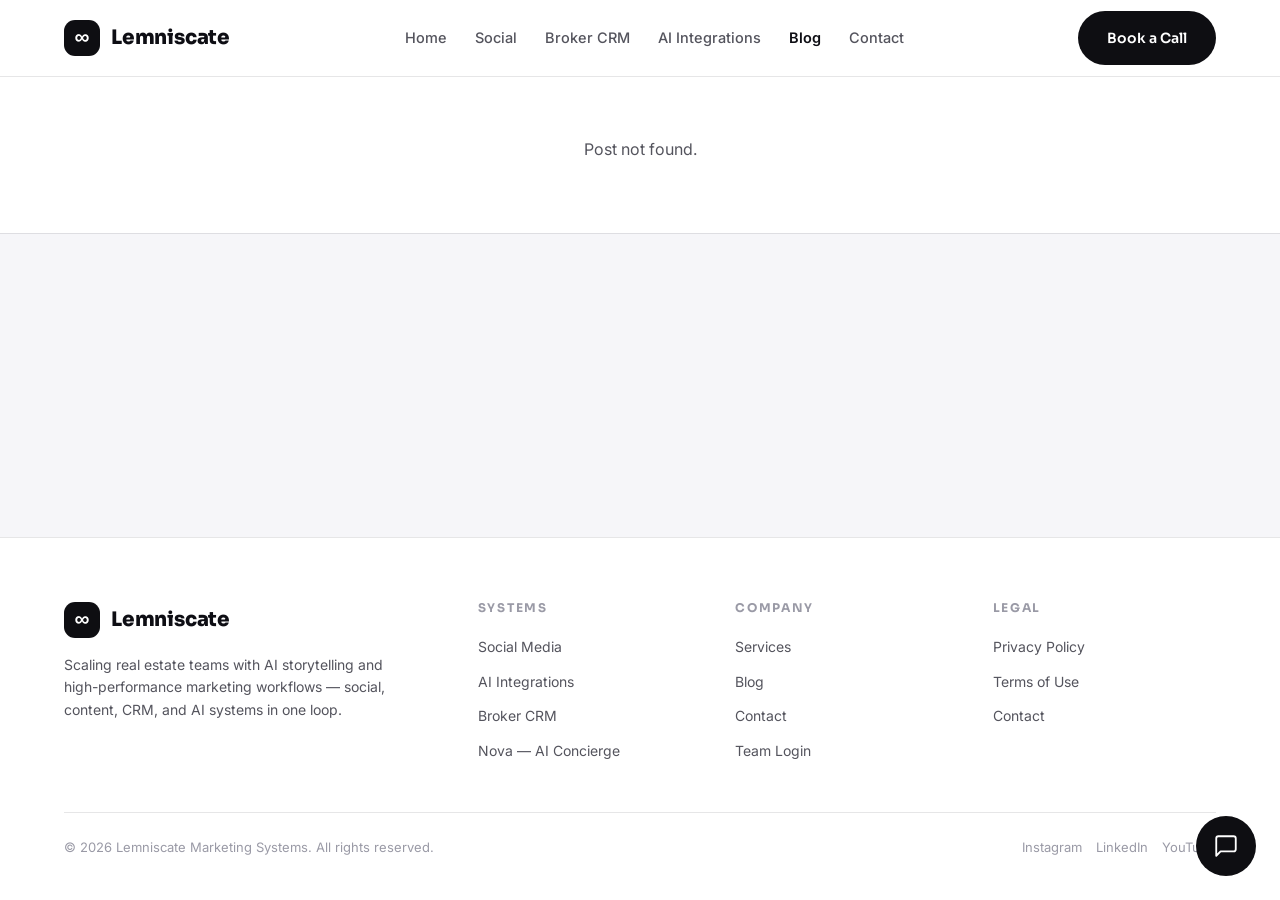
<file: post.html>
<!DOCTYPE html>
<html lang="en">
<head>
<meta charset="UTF-8">
<meta name="viewport" content="width=device-width, initial-scale=1.0">
<title>Article — Lemniscate</title>
<meta name="description" content="Insights on AI, broker systems, and social media for modern real estate teams — from the Lemniscate content engine.">
<meta property="og:title" content="Article — Lemniscate">
<meta property="og:type" content="article">
<link rel="preconnect" href="https://fonts.googleapis.com">
<link rel="preconnect" href="https://fonts.gstatic.com" crossorigin>
<link href="https://fonts.googleapis.com/css2?family=Sora:wght@400;500;600;700;800&family=Inter:wght@400;500;600&family=Playfair+Display:ital,wght@0,600;0,700;1,500;1,600&display=swap" rel="stylesheet">
<link rel="stylesheet" href="assets/styles.css">
<link rel="manifest" href="/manifest.webmanifest">
<meta name="theme-color" content="#0e0e12">
<link rel="apple-touch-icon" href="/assets/icons/apple-touch-icon.png">
<meta name="apple-mobile-web-app-capable" content="yes">
<meta name="mobile-web-app-capable" content="yes">
<meta name="apple-mobile-web-app-status-bar-style" content="black-translucent">
<meta name="apple-mobile-web-app-title" content="Lemniscate">
<script>document.documentElement.className+=' js';</script>
<style>
  .art-cover{height:clamp(220px,34vw,380px);background:linear-gradient(150deg,#a9c7ff,#e3c8ff);border-radius:0 0 28px 28px}
  .art-wrap{max-width:760px;margin:0 auto;padding:0 24px}
  .art-head{margin-top:-70px;position:relative;z-index:2}
  .art-head .card{background:#fff;border:1px solid var(--line,#e7e7ee);border-radius:20px;padding:clamp(26px,4vw,44px);box-shadow:0 24px 60px -30px rgba(20,20,40,.28)}
  .art-cat{display:inline-block;font-family:'Sora',sans-serif;font-weight:600;font-size:11.5px;letter-spacing:.16em;text-transform:uppercase;color:var(--accent);margin-bottom:14px}
  .art-title{font-family:'Sora',sans-serif;font-weight:800;letter-spacing:-.02em;line-height:1.1;font-size:clamp(26px,4.6vw,42px);color:var(--ink)}
  .art-excerpt{color:var(--ink-2);font-size:clamp(16px,2.2vw,19px);line-height:1.5;margin-top:16px}
  .art-meta{margin-top:18px;padding-top:16px;border-top:1px solid var(--line,#ececf3);font-family:'Sora',sans-serif;font-size:13.5px;color:var(--ink-3)}
  .art-body{max-width:680px;margin:40px auto 0;padding:0 24px}
  .art-body p{color:#2b2b34;font-size:clamp(16.5px,2.1vw,18.5px);line-height:1.72;margin-bottom:24px}
  .art-back{display:inline-flex;align-items:center;gap:8px;margin:38px 0 0;font-family:'Sora',sans-serif;font-weight:600;font-size:14px;color:var(--ink-2)}
  .art-back:hover{color:var(--ink)}
  .art-cta{max-width:680px;margin:44px auto 0;padding:0 24px}
  .art-cta .box{background:var(--dark,#0e0e12);color:#fff;border-radius:22px;padding:clamp(26px,4vw,40px);text-align:center}
  .art-cta h3{font-family:'Sora',sans-serif;font-weight:700;font-size:clamp(20px,3vw,26px);margin-bottom:10px}
  .art-cta p{color:rgba(255,255,255,.74);max-width:44ch;margin:0 auto 22px}
  .art-cta .serif{font-family:'Playfair Display',serif;font-style:italic;font-weight:600}
  #postState{max-width:680px;margin:60px auto;padding:0 24px;text-align:center;color:var(--ink-2)}
</style>
</head>
<body>

<span id="top"></span>

<!-- ===== NAV ===== -->
<header>
  <nav class="wrap">
    <a href="index.html" class="logo"><span class="mark">∞</span> Lemniscate</a>
    <div class="nav-links" id="navLinks">
      <a href="index.html">Home</a>
      <a href="social.html">Social</a>
      <a href="broker-crm.html">Broker CRM</a>
      <a href="ai-integrations.html">AI Integrations</a>
      <a href="blog.html" class="active">Blog</a>
      <a href="contact.html">Contact</a>
      <a href="contact.html" class="btn btn-primary" style="margin-top:10px">Book a Call</a>
    </div>
    <div class="nav-cta">
      <a href="contact.html" class="btn btn-primary">Book a Call</a>
      <button class="burger" id="burger" aria-label="Menu"><span></span><span></span><span></span></button>
    </div>
  </nav>
</header>

<!-- ===== ARTICLE ===== -->
<p id="postState">Loading article…</p>

<article id="postArticle" style="display:none">
  <div class="art-cover" id="postCover"></div>
  <div class="art-wrap art-head">
    <div class="card">
      <span class="art-cat" id="postCat"></span>
      <h1 class="art-title" id="postTitle"></h1>
      <p class="art-excerpt" id="postExcerpt"></p>
      <div class="art-meta" id="postMeta"></div>
    </div>
  </div>
  <div class="art-body" id="postBody"></div>

  <div class="art-cta">
    <div class="box">
      <h3>Want systems like this <span class="serif">running for you?</span></h3>
      <p>Lemniscate builds the AI, CRM, and social engine behind teams that never let a lead go cold. See it on your business.</p>
      <a href="contact.html" class="btn btn-primary">Book a Call</a>
    </div>
  </div>

  <div class="art-body"><a class="art-back" href="blog.html">← Back to all posts</a></div>
</article>

<!-- ===== PRE-MARKET SIGNUP ===== -->
<section class="prelaunch" style="margin-top:70px">
  <div class="wrap">
    <div>
      <h3>Get early access to <span class="serif">pre-market</span> concepts &amp; programs.</h3>
      <p>Join the list for first looks at off-market listings, new AI programs, and launches — before they go public.</p>
    </div>
    <form class="pl-form" id="preForm">
      <div id="preMsg" class="pl-msg"></div>
      <div class="row2">
        <div class="fld"><input id="pName" type="text" placeholder="Full name" autocomplete="name" required></div>
        <div class="fld"><input id="pEmail" type="email" placeholder="Email" autocomplete="email" required></div>
      </div>
      <div class="fld"><input id="pPhone" type="tel" placeholder="Mobile (for text updates)" autocomplete="tel"></div>
      <button type="submit" class="btn btn-primary" id="pSubmit">Join the list</button>
      <div class="pl-note">We'll only reach out about pre-market drops &amp; programs. Opt out anytime.</div>
    </form>
  </div>
</section>

<footer><div class="wrap">
  <div class="foot-grid">
    <div class="foot-brand">
      <a href="index.html" class="logo"><span class="mark">∞</span> Lemniscate</a>
      <p>Scaling real estate teams with AI storytelling and high-performance marketing workflows — social, content, CRM, and AI systems in one loop.</p>
    </div>
    <div class="foot-col"><h4>Systems</h4>
      <a href="social.html">Social Media</a>
      <a href="ai-integrations.html">AI Integrations</a>
      <a href="broker-crm.html">Broker CRM</a>
      <a href="ai-integrations.html">Nova — AI Concierge</a>
    </div>
    <div class="foot-col"><h4>Company</h4>
      <a href="index.html#services">Services</a>
      <a href="blog.html">Blog</a>
      <a href="contact.html">Contact</a>
      <a href="admin.html">Team Login</a>
    </div>
    <div class="foot-col"><h4>Legal</h4>
      <a href="/privacy-policy.html">Privacy Policy</a>
      <a href="/terms-of-use.html">Terms of Use</a>
      <a href="mailto:hello@lemniscatemarketingsystems.com">Contact</a>
    </div>
  </div>
  <div class="foot-bottom">
    <span>© <span id="yr"></span> Lemniscate Marketing Systems. All rights reserved.</span>
    <div class="soc"><a href="#">Instagram</a><a href="#">LinkedIn</a><a href="#">YouTube</a></div>
  </div>
</div></footer>

<button class="to-top" id="toTop" aria-label="Back to top"><svg viewBox="0 0 24 24" fill="none" stroke="currentColor" stroke-width="2" stroke-linecap="round" stroke-linejoin="round"><path d="M12 19V5M5 12l7-7 7 7"/></svg></button>
<a class="chat-fab" href="contact.html" aria-label="Chat with us"><svg viewBox="0 0 24 24" fill="none" stroke="currentColor" stroke-width="1.7" stroke-linecap="round" stroke-linejoin="round"><path d="M21 15a2 2 0 0 1-2 2H7l-4 4V5a2 2 0 0 1 2-2h14a2 2 0 0 1 2 2z"/></svg></a>

<script src="assets/lm.js"></script>
<script src="assets/app.js"></script>
</body>
</html>
</file>
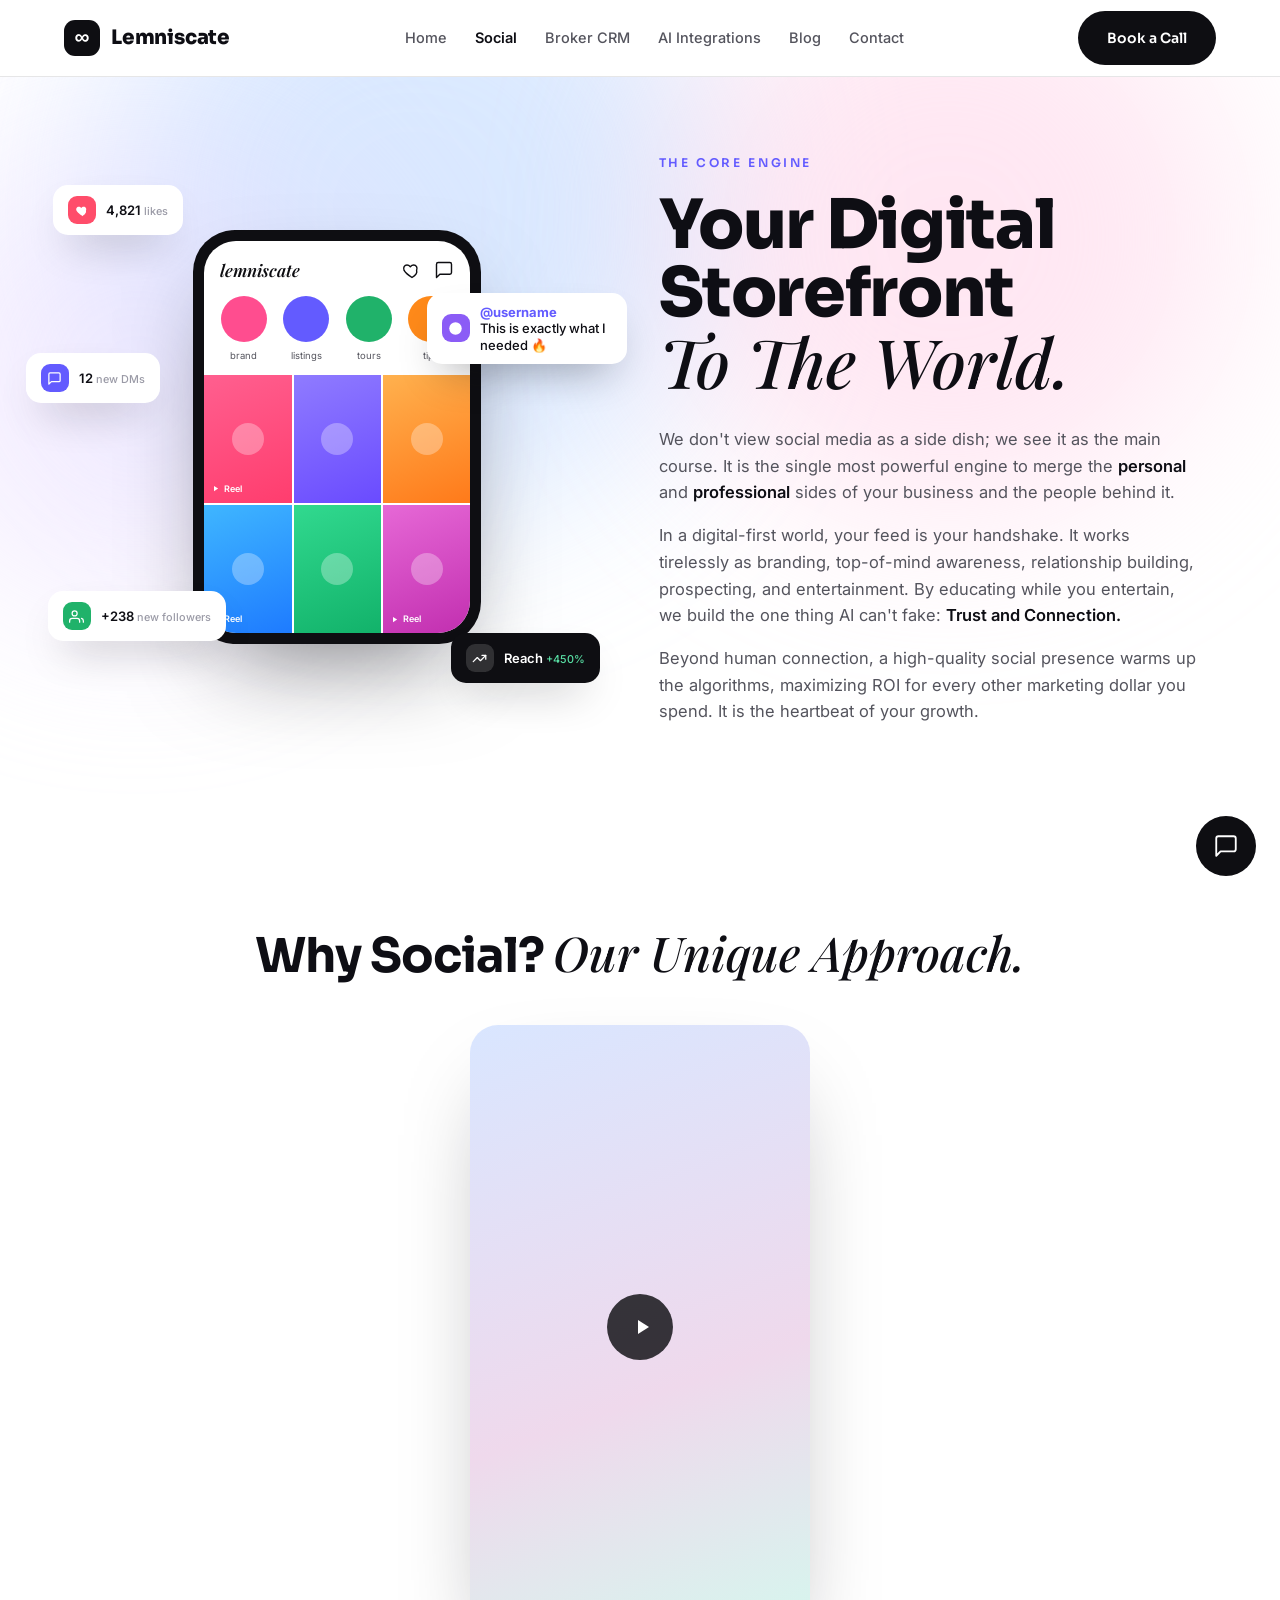
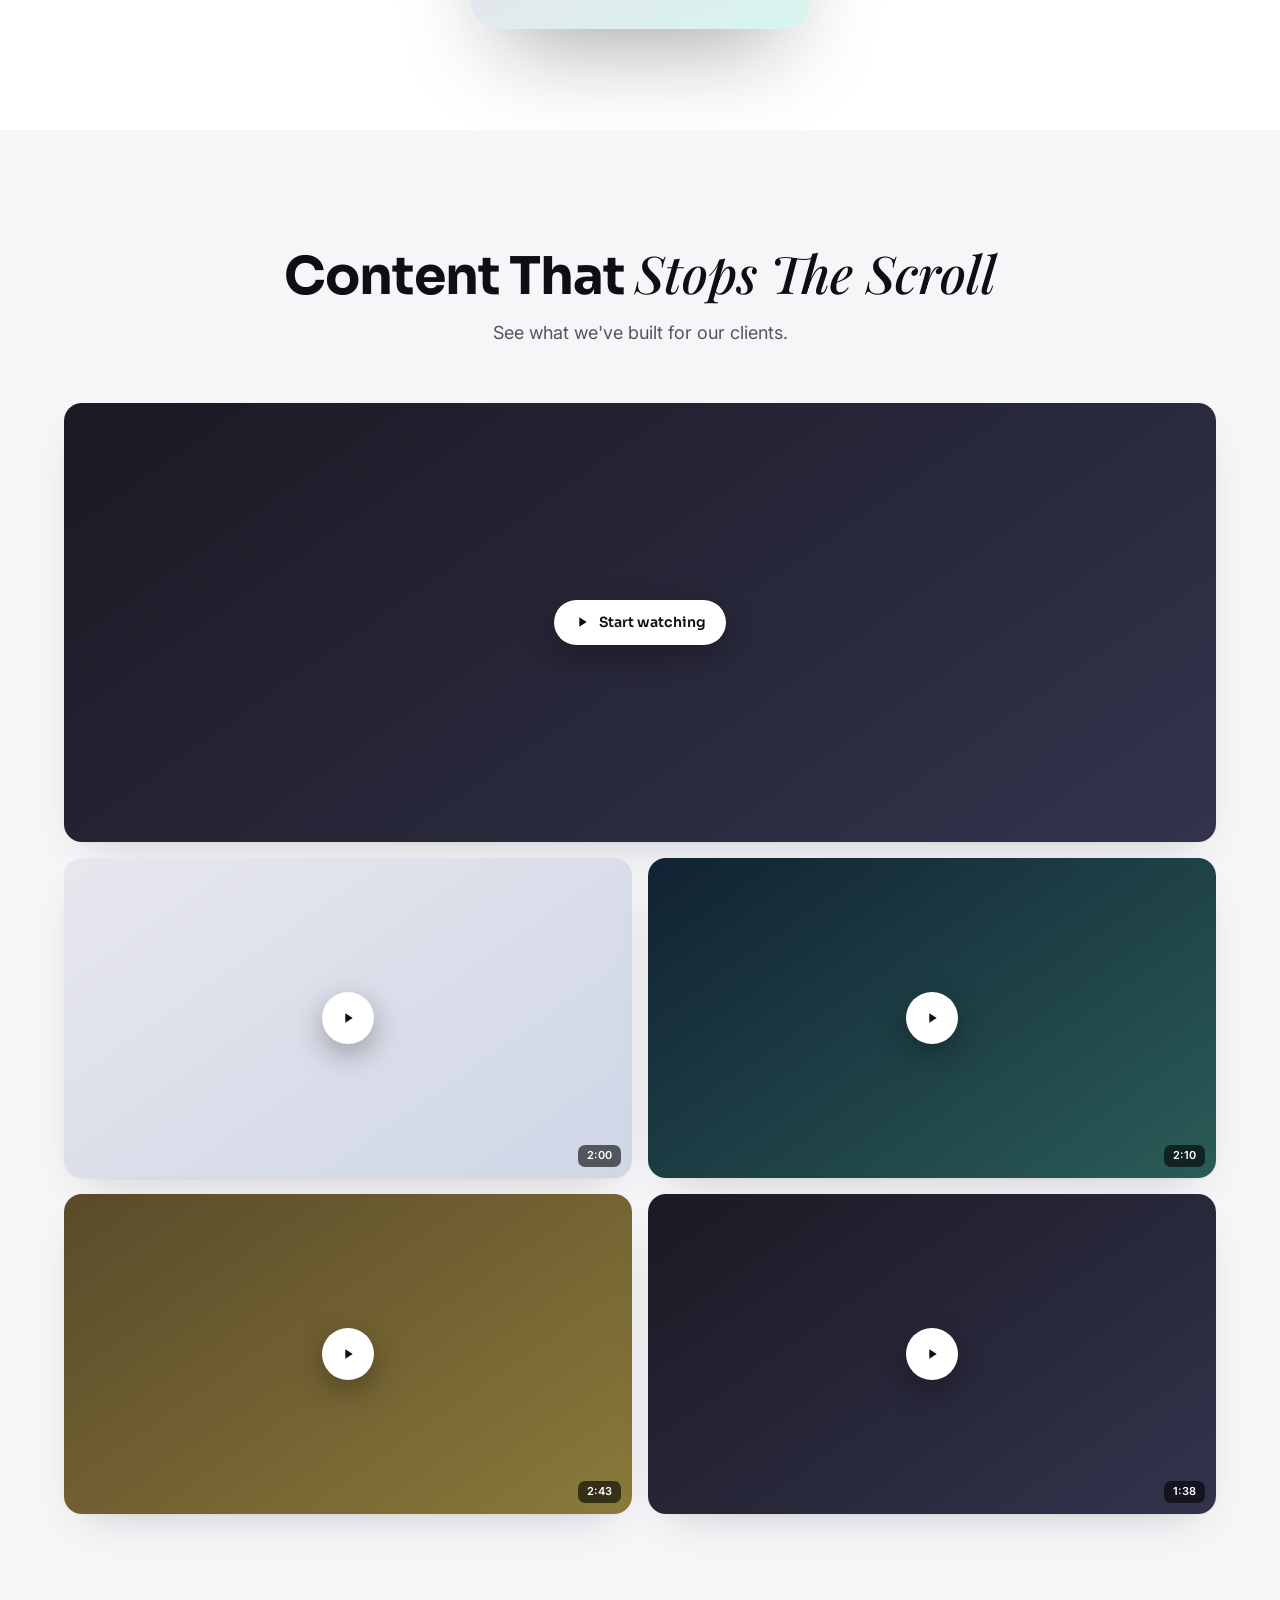
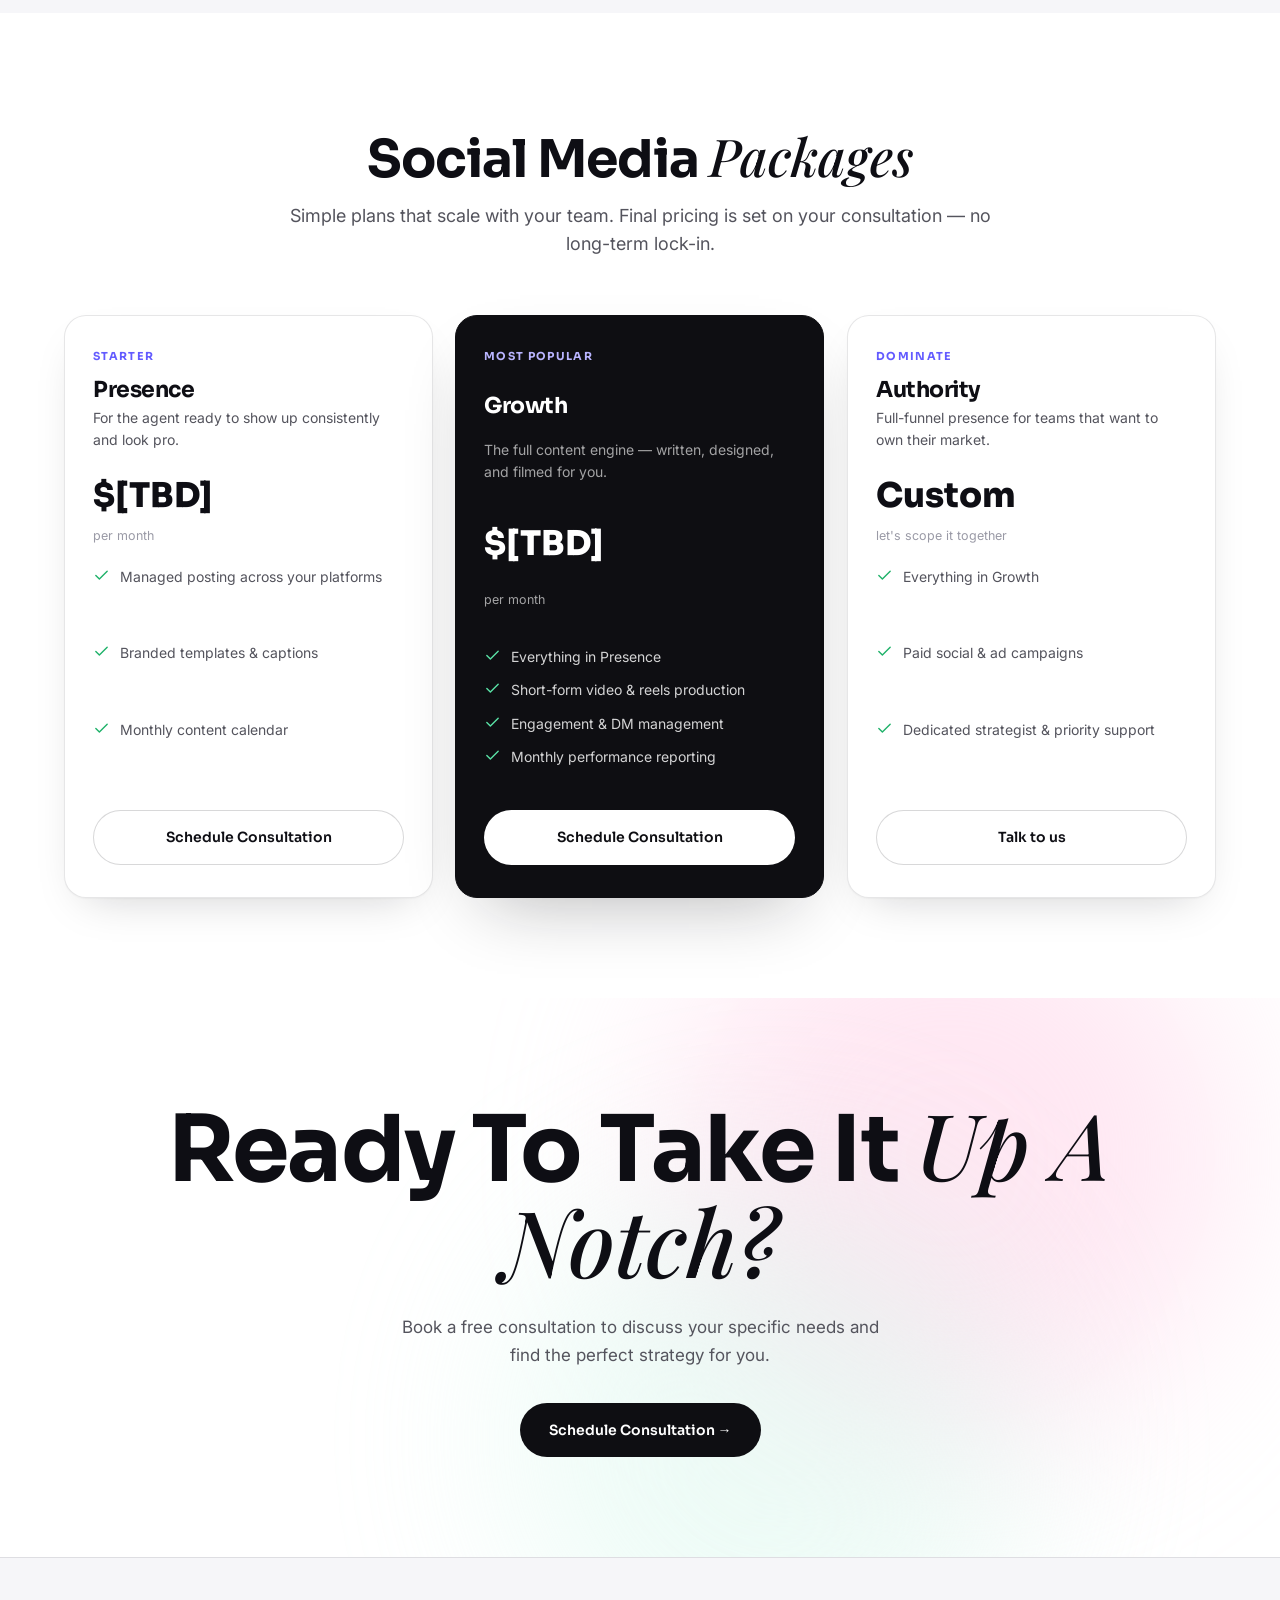
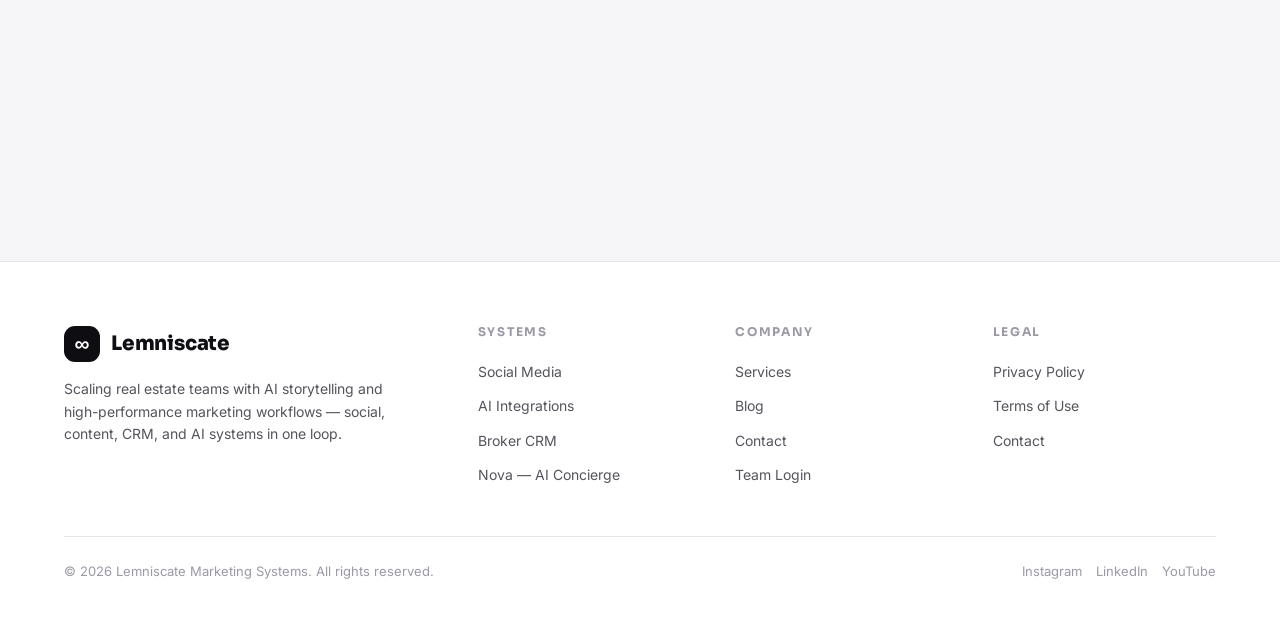
<file: social.html>
<!DOCTYPE html>
<html lang="en">
<head>
<meta charset="UTF-8">
<meta name="viewport" content="width=device-width, initial-scale=1.0">
<title>Social Media — Lemniscate</title>
<meta name="description" content="Your digital storefront to the world. Lemniscate builds your community and amplifies your voice across every platform — content that stops the scroll and builds trust AI can't fake.">
<meta property="og:title" content="Social Media — Lemniscate">
<meta property="og:description" content="Your digital storefront to the world — content that stops the scroll and builds trust AI can't fake.">
<meta property="og:type" content="website">
<link rel="preconnect" href="https://fonts.googleapis.com">
<link rel="preconnect" href="https://fonts.gstatic.com" crossorigin>
<link href="https://fonts.googleapis.com/css2?family=Sora:wght@400;500;600;700;800&family=Inter:wght@400;500;600&family=Playfair+Display:ital,wght@0,600;0,700;1,500;1,600&display=swap" rel="stylesheet">
<link rel="stylesheet" href="assets/styles.css">
<link rel="manifest" href="/manifest.webmanifest">
<meta name="theme-color" content="#0e0e12">
<link rel="apple-touch-icon" href="/assets/icons/apple-touch-icon.png">
<meta name="apple-mobile-web-app-capable" content="yes">
<meta name="mobile-web-app-capable" content="yes">
<meta name="apple-mobile-web-app-status-bar-style" content="black-translucent">
<meta name="apple-mobile-web-app-title" content="Lemniscate">
<script>document.documentElement.className+=' js';</script>
</head>
<body>

<span id="top"></span>

<!-- ===== NAV ===== -->
<header>
  <nav class="wrap">
    <a href="index.html" class="logo"><span class="mark">∞</span> Lemniscate</a>
    <div class="nav-links" id="navLinks">
      <a href="index.html">Home</a>
      <a href="social.html" class="active">Social</a>
      <a href="broker-crm.html">Broker CRM</a>
      <a href="ai-integrations.html">AI Integrations</a>
      <a href="blog.html">Blog</a>
      <a href="contact.html">Contact</a>
      <a href="contact.html" class="btn btn-primary" style="margin-top:10px">Book a Call</a>
    </div>
    <div class="nav-cta">
      <a href="contact.html" class="btn btn-primary">Book a Call</a>
      <button class="burger" id="burger" aria-label="Menu"><span></span><span></span><span></span></button>
    </div>
  </nav>
</header>

<!-- ===== SOCIAL HERO ===== -->
<section class="social-hero">
  <div class="wash"><div class="blob b1"></div><div class="blob b2"></div><div class="blob b4"></div></div>
  <div class="wrap" style="position:relative;z-index:1">
    <div class="shero">
      <!-- phone mockup -->
      <div class="phone-stage">
        <div class="float-badge fb-likes"><span class="ico"><svg viewBox="0 0 24 24" fill="currentColor" stroke="none"><path d="M12 21s-7-4.35-9.5-8.5C1 9 3 6 6 6c1.8 0 3 .9 4 2 1-1.1 2.2-2 4-2 3 0 5 3 3.5 6.5C19 16.65 12 21 12 21z"/></svg></span><span>4,821 <small>likes</small></span></div>
        <div class="float-badge fb-dms"><span class="ico"><svg viewBox="0 0 24 24" fill="none" stroke="currentColor" stroke-linecap="round" stroke-linejoin="round"><path d="M21 15a2 2 0 0 1-2 2H7l-4 4V5a2 2 0 0 1 2-2h14a2 2 0 0 1 2 2z"/></svg></span><span>12 <small>new DMs</small></span></div>
        <div class="float-badge fb-followers"><span class="ico"><svg viewBox="0 0 24 24" fill="none" stroke="currentColor" stroke-linecap="round" stroke-linejoin="round"><path d="M17 21v-2a4 4 0 0 0-4-4H5a4 4 0 0 0-4 4v2"/><circle cx="9" cy="7" r="4"/><path d="M23 21v-2a4 4 0 0 0-3-3.87"/></svg></span><span>+238 <small>new followers</small></span></div>
        <div class="float-badge fb-comment"><span class="ico" style="background:#8b5cf6"><svg viewBox="0 0 24 24" fill="currentColor" stroke="none"><circle cx="12" cy="12" r="10"/></svg></span><span><b>@username</b><br>This is exactly what I needed 🔥</span></div>
        <div class="float-badge fb-reach dark"><span class="ico"><svg viewBox="0 0 24 24" fill="none" stroke="currentColor" stroke-linecap="round" stroke-linejoin="round"><path d="M22 7l-8.5 8.5-5-5L2 17"/><path d="M16 7h6v6"/></svg></span><span>Reach <small style="color:#59e0a5">+450%</small></span></div>

        <div class="phone">
          <div class="screen">
            <div class="ph-top">
              <span class="h">lemniscate</span>
              <span class="ic">
                <svg viewBox="0 0 24 24" fill="none" stroke="currentColor" stroke-linecap="round" stroke-linejoin="round"><path d="M12 21s-7-4.35-9.5-8.5C1 9 3 6 6 6c1.8 0 3 .9 4 2 1-1.1 2.2-2 4-2 3 0 5 3 3.5 6.5C19 16.65 12 21 12 21z"/></svg>
                <svg viewBox="0 0 24 24" fill="none" stroke="currentColor" stroke-linecap="round" stroke-linejoin="round"><path d="M21 15a2 2 0 0 1-2 2H7l-4 4V5a2 2 0 0 1 2-2h14a2 2 0 0 1 2 2z"/></svg>
              </span>
            </div>
            <div class="stories">
              <div class="story"><span class="ring" style="background:#ff4d8f"></span>brand</div>
              <div class="story"><span class="ring" style="background:#635bff"></span>listings</div>
              <div class="story"><span class="ring" style="background:#20b26a"></span>tours</div>
              <div class="story"><span class="ring" style="background:#ff8a1a"></span>tips</div>
            </div>
            <div class="grid3">
              <div class="cell" style="background:linear-gradient(160deg,#ff5f8f,#ff3d6e)"><span class="dot"></span><span class="reel"><svg viewBox="0 0 24 24"><path d="M8 5v14l11-7z"/></svg>Reel</span></div>
              <div class="cell" style="background:linear-gradient(160deg,#8f7bff,#6a4bff)"><span class="dot"></span></div>
              <div class="cell" style="background:linear-gradient(160deg,#ffb14e,#ff7a1a)"><span class="dot"></span></div>
              <div class="cell" style="background:linear-gradient(160deg,#3fb6ff,#1e7bff)"><span class="dot"></span><span class="reel"><svg viewBox="0 0 24 24"><path d="M8 5v14l11-7z"/></svg>Reel</span></div>
              <div class="cell" style="background:linear-gradient(160deg,#31d98f,#12b26a)"><span class="dot"></span></div>
              <div class="cell" style="background:linear-gradient(160deg,#e668d6,#c22fb0)"><span class="dot"></span><span class="reel"><svg viewBox="0 0 24 24"><path d="M8 5v14l11-7z"/></svg>Reel</span></div>
            </div>
          </div>
        </div>
      </div>

      <!-- copy -->
      <div>
        <span class="eyebrow">The Core Engine</span>
        <h1>Your Digital Storefront<br><span class="serif">To The World.</span></h1>
        <div class="body">
          <p>We don't view social media as a side dish; we see it as the main course. It is the single most powerful engine to merge the <strong>personal</strong> and <strong>professional</strong> sides of your business and the people behind it.</p>
          <p>In a digital-first world, your feed is your handshake. It works tirelessly as branding, top-of-mind awareness, relationship building, prospecting, and entertainment. By educating while you entertain, we build the one thing AI can't fake: <strong>Trust and Connection.</strong></p>
          <p>Beyond human connection, a high-quality social presence warms up the algorithms, maximizing ROI for every other marketing dollar you spend. It is the heartbeat of your growth.</p>
        </div>
      </div>
    </div>
  </div>
</section>

<!-- ===== WHY SOCIAL — PORTRAIT VIDEO ===== -->
<section class="sec-pad portrait-sec"><div class="wrap">
  <h2>Why Social? <span class="serif">Our Unique Approach.</span></h2>
  <!-- Drop in a vertical (9:16) intro clip: replace this .portrait block's
       placeholder with e.g. <iframe src="https://www.youtube.com/embed/VIDEO_ID"
       allow="autoplay; encrypted-media" allowfullscreen></iframe> -->
  <div class="portrait">
    <span class="play"><svg viewBox="0 0 24 24" fill="currentColor"><path d="M8 5v14l11-7z"/></svg></span>
  </div>
</div></section>

<!-- ===== CONTENT THAT STOPS THE SCROLL ===== -->
<section class="sec-pad" style="background:var(--bg-2)"><div class="wrap">
  <div class="sec-head">
    <h2>Content That <span class="serif">Stops The Scroll</span></h2>
    <p>See what we've built for our clients.</p>
  </div>
  <!-- Swap these gradient placeholders for a real video showcase (Vimeo/YouTube
       embeds or thumbnails linking to your reels). Do NOT embed another company's
       showcase — use Lemniscate's own clips. -->
  <div class="showcase-grid">
    <div class="vid feature"><span class="play"><svg viewBox="0 0 24 24"><path d="M8 5v14l11-7z"/></svg> Start watching</span></div>
    <div class="vid g2"><span class="play round"><svg viewBox="0 0 24 24"><path d="M8 5v14l11-7z"/></svg></span><span class="dur">2:00</span></div>
    <div class="vid g3"><span class="play round"><svg viewBox="0 0 24 24"><path d="M8 5v14l11-7z"/></svg></span><span class="dur">2:10</span></div>
    <div class="vid g4"><span class="play round"><svg viewBox="0 0 24 24"><path d="M8 5v14l11-7z"/></svg></span><span class="dur">2:43</span></div>
    <div class="vid"><span class="play round"><svg viewBox="0 0 24 24"><path d="M8 5v14l11-7z"/></svg></span><span class="dur">1:38</span></div>
  </div>
</div></section>

<!-- ===== SOCIAL MEDIA PACKAGES ===== -->
<section class="sec-pad"><div class="wrap">
  <div class="sec-head">
    <h2>Social Media <span class="serif">Packages</span></h2>
    <p>Simple plans that scale with your team. Final pricing is set on your consultation — no long-term lock-in.</p>
  </div>
  <!-- Set real package names, prices, and inclusions once confirmed. -->
  <div class="pkg-grid">
    <div class="pkg">
      <span class="pk-tag">Starter</span>
      <h3>Presence</h3>
      <div class="pk-desc">For the agent ready to show up consistently and look pro.</div>
      <div class="pk-price">$<span>[TBD]</span></div>
      <div class="pk-per">per month</div>
      <ul>
        <li><svg viewBox="0 0 24 24" fill="none" stroke="currentColor" stroke-width="2" stroke-linecap="round" stroke-linejoin="round"><path d="M20 6L9 17l-5-5"/></svg> Managed posting across your platforms</li>
        <li><svg viewBox="0 0 24 24" fill="none" stroke="currentColor" stroke-width="2" stroke-linecap="round" stroke-linejoin="round"><path d="M20 6L9 17l-5-5"/></svg> Branded templates &amp; captions</li>
        <li><svg viewBox="0 0 24 24" fill="none" stroke="currentColor" stroke-width="2" stroke-linecap="round" stroke-linejoin="round"><path d="M20 6L9 17l-5-5"/></svg> Monthly content calendar</li>
      </ul>
      <a href="contact.html" class="btn btn-ghost">Schedule Consultation</a>
    </div>
    <div class="pkg feat">
      <span class="pk-tag">Most popular</span>
      <h3>Growth</h3>
      <div class="pk-desc">The full content engine — written, designed, and filmed for you.</div>
      <div class="pk-price">$<span>[TBD]</span></div>
      <div class="pk-per">per month</div>
      <ul>
        <li><svg viewBox="0 0 24 24" fill="none" stroke="currentColor" stroke-width="2" stroke-linecap="round" stroke-linejoin="round"><path d="M20 6L9 17l-5-5"/></svg> Everything in Presence</li>
        <li><svg viewBox="0 0 24 24" fill="none" stroke="currentColor" stroke-width="2" stroke-linecap="round" stroke-linejoin="round"><path d="M20 6L9 17l-5-5"/></svg> Short-form video &amp; reels production</li>
        <li><svg viewBox="0 0 24 24" fill="none" stroke="currentColor" stroke-width="2" stroke-linecap="round" stroke-linejoin="round"><path d="M20 6L9 17l-5-5"/></svg> Engagement &amp; DM management</li>
        <li><svg viewBox="0 0 24 24" fill="none" stroke="currentColor" stroke-width="2" stroke-linecap="round" stroke-linejoin="round"><path d="M20 6L9 17l-5-5"/></svg> Monthly performance reporting</li>
      </ul>
      <a href="contact.html" class="btn btn-light">Schedule Consultation</a>
    </div>
    <div class="pkg">
      <span class="pk-tag">Dominate</span>
      <h3>Authority</h3>
      <div class="pk-desc">Full-funnel presence for teams that want to own their market.</div>
      <div class="pk-price">Custom</div>
      <div class="pk-per">let's scope it together</div>
      <ul>
        <li><svg viewBox="0 0 24 24" fill="none" stroke="currentColor" stroke-width="2" stroke-linecap="round" stroke-linejoin="round"><path d="M20 6L9 17l-5-5"/></svg> Everything in Growth</li>
        <li><svg viewBox="0 0 24 24" fill="none" stroke="currentColor" stroke-width="2" stroke-linecap="round" stroke-linejoin="round"><path d="M20 6L9 17l-5-5"/></svg> Paid social &amp; ad campaigns</li>
        <li><svg viewBox="0 0 24 24" fill="none" stroke="currentColor" stroke-width="2" stroke-linecap="round" stroke-linejoin="round"><path d="M20 6L9 17l-5-5"/></svg> Dedicated strategist &amp; priority support</li>
      </ul>
      <a href="contact.html" class="btn btn-ghost">Talk to us</a>
    </div>
  </div>
</div></section>

<!-- ===== FINAL CTA ===== -->
<section class="sec-pad center-cta">
  <div class="wash"><div class="blob b2"></div><div class="blob b3"></div></div>
  <div class="wrap">
    <h2>Ready To Take It <span class="serif">Up A Notch?</span></h2>
    <p>Book a free consultation to discuss your specific needs and find the perfect strategy for you.</p>
    <a href="contact.html" class="btn btn-primary">Schedule Consultation →</a>
  </div>
</section>

<!-- ===== FOOTER ===== -->
<!-- ===== PRE-MARKET SIGNUP ===== -->
<section class="prelaunch">
  <div class="wrap">
    <div>
      <h3>Get early access to <span class="serif">pre-market</span> concepts &amp; programs.</h3>
      <p>Join the list for first looks at off-market listings, new AI programs, and launches — before they go public.</p>
    </div>
    <form class="pl-form" id="preForm">
      <div id="preMsg" class="pl-msg"></div>
      <div class="row2">
        <div class="fld"><input id="pName" type="text" placeholder="Full name" autocomplete="name" required></div>
        <div class="fld"><input id="pEmail" type="email" placeholder="Email" autocomplete="email" required></div>
      </div>
      <div class="fld"><input id="pPhone" type="tel" placeholder="Mobile (for text updates)" autocomplete="tel"></div>
      <button type="submit" class="btn btn-primary" id="pSubmit">Join the list</button>
      <div class="pl-note">We'll only reach out about pre-market drops &amp; programs. Opt out anytime.</div>
    </form>
  </div>
</section>

<footer><div class="wrap">
  <div class="foot-grid">
    <div class="foot-brand">
      <a href="index.html" class="logo"><span class="mark">∞</span> Lemniscate</a>
      <p>Scaling real estate teams with AI storytelling and high-performance marketing workflows — social, content, CRM, and AI systems in one loop.</p>
    </div>
    <div class="foot-col"><h4>Systems</h4>
      <a href="social.html">Social Media</a>
      <a href="ai-integrations.html">AI Integrations</a>
      <a href="broker-crm.html">Broker CRM</a>
      <a href="ai-integrations.html">Nova — AI Concierge</a>
    </div>
    <div class="foot-col"><h4>Company</h4>
      <a href="index.html#services">Services</a>
      <a href="blog.html">Blog</a>
      <a href="contact.html">Contact</a>
      <a href="admin.html">Team Login</a>
    </div>
    <div class="foot-col"><h4>Legal</h4>
      <a href="/privacy-policy.html">Privacy Policy</a>
      <a href="/terms-of-use.html">Terms of Use</a>
      <a href="mailto:hello@lemniscatemarketingsystems.com">Contact</a>
    </div>
  </div>
  <div class="foot-bottom">
    <span>© <span id="yr"></span> Lemniscate Marketing Systems. All rights reserved.</span>
    <div class="soc"><a href="#">Instagram</a><a href="#">LinkedIn</a><a href="#">YouTube</a></div>
  </div>
</div></footer>

<!-- ===== FLOATING BUTTONS ===== -->
<button class="to-top" id="toTop" aria-label="Back to top"><svg viewBox="0 0 24 24" fill="none" stroke="currentColor" stroke-width="2" stroke-linecap="round" stroke-linejoin="round"><path d="M12 19V5M5 12l7-7 7 7"/></svg></button>
<a class="chat-fab" href="contact.html" aria-label="Chat with us"><svg viewBox="0 0 24 24" fill="none" stroke="currentColor" stroke-width="1.7" stroke-linecap="round" stroke-linejoin="round"><path d="M21 15a2 2 0 0 1-2 2H7l-4 4V5a2 2 0 0 1 2-2h14a2 2 0 0 1 2 2z"/></svg></a>

<script src="assets/lm.js"></script>
<script src="assets/app.js"></script>
</body>
</html>
</file>
<file: assets/styles.css>
:root{
    --bg:#ffffff; --bg-2:#f6f6f9; --panel:#ffffff; --dark:#0e0e12;
    --ink:#0e0e14; --ink-2:#54545d; --ink-3:#9a9aa6;
    --line:rgba(14,14,20,.10); --line-2:rgba(14,14,20,.16);
    --accent:#635bff;
    --shadow:0 1px 2px rgba(14,14,20,.04),0 18px 44px -22px rgba(14,14,20,.22);
    --shadow-lg:0 30px 70px -30px rgba(14,14,20,.32);
    --ease:cubic-bezier(.16,1,.3,1);
    --wrap:1200px;
  }
  *{margin:0;padding:0;box-sizing:border-box}
  html{scroll-behavior:smooth;overflow-x:clip}
  body{font-family:'Inter',system-ui,sans-serif;background:var(--bg);color:var(--ink);line-height:1.6;-webkit-font-smoothing:antialiased;overflow-x:clip}
  a{color:inherit;text-decoration:none}
  h1,h2,h3,h4{font-family:'Sora',sans-serif;font-weight:700;letter-spacing:-.02em;line-height:1.05}
  .serif{font-family:'Playfair Display',serif;font-style:italic;font-weight:500;letter-spacing:0}
  .wrap{max-width:var(--wrap);margin:0 auto;padding:0 24px}
  .eyebrow{display:inline-flex;align-items:center;gap:9px;font-family:'Sora',sans-serif;font-weight:600;font-size:12px;letter-spacing:.22em;text-transform:uppercase;color:var(--ink-3)}
  .btn{display:inline-flex;align-items:center;justify-content:center;gap:10px;font-family:'Sora',sans-serif;font-weight:600;font-size:14px;padding:15px 28px;border-radius:100px;cursor:pointer;border:1px solid transparent;transition:.25s var(--ease);white-space:nowrap}
  .btn svg{width:18px;height:18px}
  .btn-primary{background:var(--dark);color:#fff}
  .btn-primary:hover{transform:translateY(-2px);box-shadow:var(--shadow-lg)}
  .btn-ghost{background:#fff;border-color:var(--line-2);color:var(--ink)}
  .btn-ghost:hover{border-color:var(--ink);transform:translateY(-2px)}
  .btn-light{background:#fff;color:var(--dark)}
  .btn-light:hover{transform:translateY(-2px);box-shadow:0 20px 50px -20px rgba(0,0,0,.5)}
  section{position:relative}
  .sec-pad{padding:100px 0}
  .sec-head{max-width:720px;margin:0 auto 56px;text-align:center}
  .sec-head h2{font-size:clamp(30px,4.8vw,52px);margin:16px 0 14px}
  .sec-head p{color:var(--ink-2);font-size:clamp(15px,2vw,18px)}

  /* ---------- nav ---------- */
  header{position:sticky;top:0;z-index:100;background:rgba(255,255,255,.82);border-bottom:1px solid var(--line)}
  @supports((backdrop-filter:blur(1px)) or (-webkit-backdrop-filter:blur(1px))){
    @media(min-width:981px){header{background:rgba(255,255,255,.68);backdrop-filter:blur(16px) saturate(150%);-webkit-backdrop-filter:blur(16px) saturate(150%)}}
  }
  nav{display:flex;align-items:center;justify-content:space-between;gap:18px;height:76px}
  .logo{display:flex;align-items:center;gap:11px;font-family:'Sora',sans-serif;font-weight:800;font-size:20px;letter-spacing:-.01em}
  .logo .mark{width:36px;height:36px;display:grid;place-items:center;font-size:21px;border-radius:11px;background:var(--dark);color:#fff}
  .nav-links{display:flex;align-items:center;gap:28px}
  .nav-links a{font-size:14.5px;color:var(--ink-2);font-weight:500;transition:.2s}
  .nav-links a:hover{color:var(--ink)}
  .nav-links .btn-primary{display:none}
  .nav-cta{display:flex;align-items:center;gap:14px}
  .burger{display:none;flex-direction:column;gap:5px;background:none;border:0;cursor:pointer;padding:8px}
  .burger span{width:24px;height:2px;background:var(--ink);border-radius:2px;transition:.3s}

  /* ---------- pastel washes ---------- */
  .wash{position:absolute;inset:0;z-index:0;pointer-events:none;overflow:hidden}
  .wash .blob{position:absolute;border-radius:50%;filter:blur(90px)}
  .wash .b1{width:620px;height:620px;background:#bcd7ff;top:-180px;left:8%;opacity:.55}
  .wash .b2{width:560px;height:560px;background:#ffcfe6;top:-120px;right:4%;opacity:.5}
  .wash .b3{width:520px;height:520px;background:#d3f7ea;top:180px;left:40%;opacity:.4}
  .wash .b4{width:480px;height:480px;background:#e7d9ff;top:60px;left:-8%;opacity:.45}

  /* ---------- hero ---------- */
  .hero{position:relative;overflow:hidden;padding:96px 0 104px;text-align:center}
  .hero .wrap{position:relative;z-index:1}
  .hero .word{font-family:'Sora',sans-serif;font-weight:800;letter-spacing:-.04em;line-height:.92;font-size:clamp(64px,13.5vw,190px)}
  .hero .word .tail{font-family:'Playfair Display',serif;font-style:italic;font-weight:500;letter-spacing:-.01em}
  .hero p.lead{max-width:640px;margin:26px auto 40px;font-size:clamp(18px,2.4vw,24px);color:var(--ink-2);line-height:1.4}
  .hero p.lead .serif{color:var(--ink)}
  .hero-cta{display:flex;gap:14px;justify-content:center;flex-wrap:wrap}
  .hero-strategy{margin-top:34px;font-family:'Sora',sans-serif;font-weight:600;font-size:15px;color:var(--ink-2);display:inline-flex;align-items:center;gap:8px;transition:.2s}
  .hero-strategy:hover{color:var(--ink)}
  .hero-strategy .ar{transition:.25s var(--ease)}
  .hero-strategy:hover .ar{transform:translateX(4px)}

  /* ---------- service cards ---------- */
  .svc-grid{display:grid;grid-template-columns:repeat(4,1fr);gap:22px}
  .svc{background:var(--panel);border:1px solid var(--line);border-radius:22px;padding:34px 30px;transition:.28s var(--ease);box-shadow:0 1px 2px rgba(14,14,20,.03)}
  .svc:hover{transform:translateY(-5px);box-shadow:var(--shadow-lg);border-color:var(--line-2)}
  .svc .ic{width:44px;height:44px;color:var(--ink);margin-bottom:56px}
  .svc .ic svg{width:44px;height:44px;stroke-width:1.5}
  .svc h3{font-size:22px;margin-bottom:12px}
  .svc p{color:var(--ink-2);font-size:15px;line-height:1.55}

  /* ---------- split feature ---------- */
  .split{display:grid;grid-template-columns:1fr 1fr;gap:56px;align-items:center}
  .split .copy h2{font-size:clamp(38px,6vw,72px);margin:18px 0 22px;line-height:1}
  .split .copy>p{color:var(--ink-2);font-size:17px;max-width:44ch;margin-bottom:34px}
  .feat-list{display:grid;gap:24px}
  .feat{display:flex;gap:16px}
  .feat .fi{flex:0 0 46px;width:46px;height:46px;border-radius:50%;border:1px solid var(--line-2);display:grid;place-items:center;color:var(--ink)}
  .feat .fi svg{width:20px;height:20px;stroke-width:1.6}
  .feat h4{font-family:'Sora',sans-serif;font-size:18px;font-weight:700;margin-bottom:5px}
  .feat p{color:var(--ink-2);font-size:15px;line-height:1.5}

  /* ---------- dark stat card ---------- */
  .darkcard{background:var(--dark);border-radius:30px;padding:40px;color:#fff;position:relative;overflow:hidden;box-shadow:var(--shadow-lg)}
  .darkcard .klab{display:flex;align-items:center;gap:12px;font-family:'Sora',sans-serif;font-size:12px;font-weight:600;letter-spacing:.18em;text-transform:uppercase;color:rgba(255,255,255,.6);margin-bottom:26px}
  .darkcard .kbox{width:40px;height:40px;border-radius:11px;background:rgba(255,255,255,.08);display:grid;place-items:center;color:#fff}
  .darkcard .kbox svg{width:20px;height:20px;stroke-width:1.6}
  .darkcard .big{font-family:'Sora',sans-serif;font-weight:800;font-size:clamp(64px,9vw,104px);line-height:.9;letter-spacing:-.03em}
  .darkcard .sub{color:rgba(255,255,255,.72);font-size:18px;max-width:30ch;margin:18px 0 30px}
  .darkcard .divider{height:1px;background:rgba(255,255,255,.12);margin:0 0 26px}
  .thumbs{display:grid;grid-template-columns:repeat(3,1fr);gap:14px}
  .thumb{aspect-ratio:3/4;border-radius:16px;background:linear-gradient(150deg,#a9c7ff,#e3c8ff 55%,#ffc9e0);display:grid;place-items:center}
  .thumb .play{width:46px;height:46px;border-radius:50%;background:#fff;display:grid;place-items:center;color:var(--dark);box-shadow:0 8px 24px rgba(0,0,0,.28)}
  .thumb .play svg{width:18px;height:18px;margin-left:2px}
  .darkcap{margin-top:22px;font-family:'Sora',sans-serif;font-size:11px;font-weight:600;letter-spacing:.18em;text-transform:uppercase;color:rgba(255,255,255,.4)}

  /* ---------- nova live card ---------- */
  .nova-stage{border-radius:26px;overflow:hidden;border:1px solid var(--line-2);background:#000;box-shadow:var(--shadow-lg)}
  .nova-stage .bar{display:flex;align-items:center;gap:12px;background:#0a0a0d;padding:16px 20px;color:#fff}
  .nova-stage .bar .bot{width:38px;height:38px;border-radius:11px;background:rgba(255,255,255,.09);display:grid;place-items:center}
  .nova-stage .bar .bot svg{width:20px;height:20px;stroke-width:1.6;color:#fff}
  .nova-stage .bar .nm{font-family:'Sora',sans-serif;font-weight:700;font-size:15px}
  .nova-stage .bar .st{font-size:11.5px;color:rgba(255,255,255,.55)}
  .nova-stage .bar .dots{margin-left:auto;color:rgba(255,255,255,.4);letter-spacing:2px}
  .nova-stage iframe{display:block;width:100%;aspect-ratio:16/10;border:0;background:#000}
  .nova-toggle{display:flex;justify-content:center;gap:8px;margin-bottom:22px}
  .nova-toggle .tg{display:inline-flex;align-items:center;gap:8px;font-family:'Sora',sans-serif;font-weight:600;font-size:13.5px;padding:10px 18px;border-radius:100px;border:1px solid var(--line-2);background:#fff;color:var(--ink-2)}
  .nova-toggle .tg.on{background:var(--dark);color:#fff;border-color:var(--dark)}
  .nova-toggle .tg svg{width:16px;height:16px;stroke-width:1.7}

  /* ---------- trusted logos ---------- */
  .trust-grid{display:grid;grid-template-columns:repeat(5,1fr);gap:18px;margin-top:12px}
  .lg{background:rgba(255,255,255,.5);border:1px solid var(--line);border-radius:20px;min-height:150px;display:grid;place-items:center;text-align:center;padding:20px;transition:.25s var(--ease)}
  .lg:hover{background:#fff;box-shadow:var(--shadow);transform:translateY(-3px)}
  .lg .nm{font-family:'Sora',sans-serif;font-weight:800;font-size:20px;letter-spacing:-.01em;color:var(--ink);line-height:1.05}
  .lg .sm{font-family:'Sora',sans-serif;font-weight:600;font-size:10px;letter-spacing:.14em;text-transform:uppercase;color:var(--ink-3);margin-top:7px}
  .lg.ph .nm{color:var(--ink-3);font-weight:700;font-size:14px;letter-spacing:.1em;text-transform:uppercase}

  /* ---------- final cta / contact ---------- */
  .cta{position:relative;overflow:hidden;background:var(--dark);color:#fff}
  .cta .wash .blob{opacity:.28;filter:blur(100px)}
  .cta .wrap{position:relative;z-index:1}
  .cta-grid{display:grid;grid-template-columns:1fr 1fr;gap:56px;align-items:center}
  .cta h2{font-size:clamp(34px,5vw,58px);line-height:1.02;margin-bottom:18px}
  .cta h2 .serif{font-weight:500}
  .cta .lead{color:rgba(255,255,255,.72);font-size:17px;max-width:42ch;margin-bottom:26px}
  .cta .pt{display:flex;gap:10px;align-items:center;color:rgba(255,255,255,.82);font-size:15px;margin-bottom:12px}
  .cta .pt svg{width:18px;height:18px;color:#59e0a5;flex:0 0 auto}
  .cta .ways{margin-top:26px;display:flex;flex-wrap:wrap;gap:20px;font-size:14px;color:rgba(255,255,255,.7)}
  .cta .ways a{color:#fff;font-weight:600}
  .form-card{background:#fff;border-radius:24px;padding:32px;color:var(--ink)}
  .form-card h3{font-family:'Sora',sans-serif;font-size:20px;margin-bottom:6px}
  .form-card .fh{color:var(--ink-2);font-size:14px;margin-bottom:20px}
  form .fld{margin-bottom:12px}
  form input,form textarea,form select{width:100%;background:#fff;border:1px solid var(--line-2);border-radius:12px;padding:14px 15px;color:var(--ink);font-family:inherit;font-size:15px}
  form input::placeholder,form textarea::placeholder{color:var(--ink-3)}
  form input:focus,form textarea:focus,form select:focus{outline:none;border-color:var(--accent)}
  form textarea{min-height:78px;resize:vertical}
  form .row2{display:grid;grid-template-columns:1fr 1fr;gap:12px}
  .form-msg{display:none;font-size:14px;border-radius:12px;padding:12px 14px;margin-bottom:12px}
  .form-msg.ok{display:block;background:rgba(32,178,106,.10);color:#178a52;border:1px solid rgba(32,178,106,.28)}
  .form-msg.err{display:block;background:rgba(216,80,63,.10);color:#c0402f;border:1px solid rgba(216,80,63,.28)}
  .form-note{font-size:12px;color:var(--ink-3);margin-top:10px;text-align:center}

  /* ---------- footer ---------- */
  footer{border-top:1px solid var(--line);background:var(--bg);padding:64px 0 36px}
  .foot-grid{display:grid;grid-template-columns:1.7fr 1fr 1fr 1fr;gap:34px;margin-bottom:44px}
  .foot-brand p{color:var(--ink-2);font-size:14px;margin:16px 0;max-width:36ch}
  .foot-col h4{font-family:'Sora',sans-serif;font-size:12px;letter-spacing:.14em;text-transform:uppercase;color:var(--ink-3);margin-bottom:16px}
  .foot-col a{display:block;color:var(--ink-2);font-size:14px;padding:6px 0;transition:.2s}
  .foot-col a:hover{color:var(--ink)}
  .foot-bottom{border-top:1px solid var(--line);padding-top:24px;display:flex;justify-content:space-between;gap:16px;flex-wrap:wrap;color:var(--ink-3);font-size:13px}
  .foot-bottom .soc{display:flex;gap:14px}
  .foot-bottom .soc a:hover{color:var(--ink)}

  /* ---------- floating buttons ---------- */
  .to-top{position:fixed;left:24px;bottom:24px;width:52px;height:52px;border-radius:50%;background:var(--dark);color:#fff;display:grid;place-items:center;z-index:90;box-shadow:var(--shadow-lg);opacity:0;transform:translateY(12px);pointer-events:none;transition:.3s var(--ease);border:0;cursor:pointer}
  .to-top.show{opacity:1;transform:none;pointer-events:auto}
  .to-top svg{width:20px;height:20px}
  .chat-fab{position:fixed;right:24px;bottom:24px;width:60px;height:60px;border-radius:50%;background:var(--dark);color:#fff;display:grid;place-items:center;z-index:90;box-shadow:var(--shadow-lg);cursor:pointer;transition:.25s var(--ease)}
  .chat-fab:hover{transform:translateY(-3px)}
  .chat-fab svg{width:26px;height:26px}

  /* ---------- responsive ---------- */
  @media(max-width:980px){
    .nav-links{position:fixed;inset:0 0 0 auto;width:82%;max-width:340px;flex-direction:column;align-items:flex-start;justify-content:flex-start;gap:4px;background:#fff;border-left:1px solid var(--line);padding:96px 28px 32px;transform:translateX(105%);transition:transform .4s var(--ease);z-index:120;box-shadow:-24px 0 70px rgba(0,0,0,.12)}
    .nav-links.open{transform:none}
    .nav-links a{font-size:17px;padding:14px 0;width:100%;border-bottom:1px solid var(--line);color:var(--ink)}
    .burger{display:flex;z-index:130}
    .nav-cta .btn-primary{display:none}
    .nav-links .btn-primary{display:inline-flex}
    .svc-grid{grid-template-columns:1fr 1fr}
    .svc .ic{margin-bottom:28px}
    .split{grid-template-columns:1fr;gap:36px}
    .split .copy{text-align:center}.split .copy>p{margin-left:auto;margin-right:auto}
    .feat{text-align:left}
    .cta-grid{grid-template-columns:1fr;gap:36px}
    .trust-grid{grid-template-columns:repeat(3,1fr)}
    .foot-grid{grid-template-columns:1fr 1fr;gap:28px}
  }
  @media(max-width:560px){
    .sec-pad{padding:68px 0}
    .hero{padding:64px 0 76px}
    .svc-grid{grid-template-columns:1fr}
    .trust-grid{grid-template-columns:repeat(2,1fr)}
    .thumbs{grid-template-columns:repeat(3,1fr)}
    .foot-grid{grid-template-columns:1fr}
    form .row2{grid-template-columns:1fr}
    .darkcard,.form-card{padding:26px}
    .to-top{left:16px;bottom:16px}.chat-fab{right:16px;bottom:16px}
  }

  /* ============================================================
     SOCIAL PAGE
     ============================================================ */
  .nav-links a.active{color:var(--ink);font-weight:600}

  /* --- social hero --- */
  .social-hero{overflow:hidden;padding:60px 0 90px}
  .social-hero .shero{display:grid;grid-template-columns:1fr 1.02fr;gap:48px;align-items:center}
  .social-hero .eyebrow{color:var(--accent)}
  .social-hero h1{font-family:'Sora',sans-serif;font-weight:800;font-size:clamp(38px,5.6vw,68px);line-height:1;letter-spacing:-.02em;margin:16px 0 26px}
  .social-hero .body p{color:var(--ink-2);font-size:16.5px;line-height:1.62;margin-bottom:16px;max-width:54ch}
  .social-hero .body strong{color:var(--ink);font-weight:600}
  .social-hero .body p:last-child{margin-bottom:0}

  /* phone mockup */
  .phone-stage{position:relative;display:grid;place-items:center;min-height:600px}
  .phone{width:288px;background:#0e0e12;border-radius:42px;padding:11px;box-shadow:0 44px 96px -34px rgba(14,14,20,.55);position:relative;z-index:2}
  .phone .screen{background:#fff;border-radius:32px;overflow:hidden}
  .phone .ph-top{display:flex;align-items:center;justify-content:space-between;padding:16px 16px 8px}
  .phone .ph-top .h{font-family:'Playfair Display',serif;font-style:italic;font-weight:600;font-size:17px;color:#0e0e12}
  .phone .ph-top .ic{display:flex;gap:12px;color:#0e0e12}
  .phone .ph-top .ic svg{width:20px;height:20px;stroke-width:1.7}
  .phone .stories{display:flex;gap:12px;padding:4px 14px 12px}
  .phone .story{text-align:center;font-size:9.5px;color:var(--ink-2);flex:1}
  .phone .story .ring{display:block;width:46px;height:46px;border-radius:50%;margin:0 auto 6px}
  .phone .grid3{display:grid;grid-template-columns:repeat(3,1fr);gap:2px}
  .phone .cell{aspect-ratio:3/4.4;position:relative;display:grid;place-items:center}
  .phone .cell .dot{width:32px;height:32px;border-radius:50%;background:rgba(255,255,255,.30)}
  .phone .cell .reel{position:absolute;left:7px;bottom:7px;display:flex;align-items:center;gap:4px;font-size:9px;color:#fff;font-weight:600}
  .phone .cell .reel svg{width:9px;height:9px;fill:#fff}

  .float-badge{position:absolute;z-index:3;background:#fff;border-radius:15px;box-shadow:0 20px 44px -18px rgba(14,14,20,.42);padding:11px 15px;display:flex;align-items:center;gap:10px;font-size:13px;font-weight:600;line-height:1.25}
  .float-badge .ico{width:28px;height:28px;border-radius:9px;display:grid;place-items:center;color:#fff;flex:0 0 auto}
  .float-badge .ico svg{width:15px;height:15px;stroke-width:2}
  .float-badge small{color:var(--ink-3);font-weight:500}
  .float-badge.dark{background:var(--dark);color:#fff}
  .fb-likes{top:8%;left:-2%}.fb-likes .ico{background:#ff4d6a}
  .fb-dms{top:36%;left:-7%}.fb-dms .ico{background:#635bff}
  .fb-followers{bottom:16%;left:-3%}.fb-followers .ico{background:#20b26a}
  .fb-comment{top:26%;right:-3%;max-width:200px;font-weight:500}.fb-comment b{color:#635bff}
  .fb-reach{bottom:9%;right:2%}.fb-reach .ico{background:rgba(255,255,255,.14)}

  /* --- why social / portrait video --- */
  .portrait-sec{text-align:center}
  .portrait-sec h2{font-size:clamp(28px,4.6vw,48px);margin-bottom:44px}
  .portrait{width:min(340px,84vw);margin:0 auto;aspect-ratio:9/16;border-radius:28px;overflow:hidden;position:relative;background:linear-gradient(160deg,#d9e6ff,#efd9ec 60%,#d6f6ee);box-shadow:0 44px 96px -34px rgba(14,14,20,.4);display:grid;place-items:center}
  .portrait iframe,.portrait video{position:absolute;inset:0;width:100%;height:100%;border:0;object-fit:cover}
  .portrait .play{width:66px;height:66px;border-radius:50%;background:rgba(14,14,18,.82);display:grid;place-items:center;color:#fff;z-index:1}
  .portrait .play svg{width:24px;height:24px;margin-left:3px}

  /* --- showcase gallery --- */
  .showcase-grid{display:grid;grid-template-columns:repeat(2,1fr);gap:16px}
  .vid{border-radius:18px;overflow:hidden;aspect-ratio:16/9;position:relative;display:grid;place-items:center;box-shadow:var(--shadow);background:linear-gradient(145deg,#1a1a24,#33334d)}
  .vid.g2{background:linear-gradient(145deg,#e7e7ee,#cfd6e6)}
  .vid.g3{background:linear-gradient(145deg,#123,#2a5c57)}
  .vid.g4{background:linear-gradient(145deg,#5a4a2a,#8a7a3a)}
  .vid.feature{grid-column:1/-1;aspect-ratio:21/8}
  .vid .play{display:inline-flex;align-items:center;gap:9px;background:#fff;color:var(--dark);font-family:'Sora',sans-serif;font-weight:600;font-size:14px;padding:11px 20px;border-radius:100px;box-shadow:0 10px 30px rgba(0,0,0,.3)}
  .vid .play.round{width:52px;height:52px;padding:0;justify-content:center;border-radius:50%}
  .vid .play svg{width:16px;height:16px;fill:var(--dark)}
  .vid .dur{position:absolute;right:11px;bottom:11px;background:rgba(0,0,0,.6);color:#fff;font-size:11px;font-weight:600;padding:2px 9px;border-radius:7px}

  /* --- packages --- */
  .pkg-grid{display:grid;grid-template-columns:repeat(3,1fr);gap:22px;align-items:stretch}
  .pkg{display:flex;flex-direction:column;background:var(--panel);border:1px solid var(--line);border-radius:22px;padding:32px 28px;box-shadow:var(--shadow)}
  .pkg.feat{background:var(--dark);border-color:var(--dark);color:#fff;box-shadow:var(--shadow-lg)}
  .pkg.feat .pk-desc,.pkg.feat .pk-per{color:rgba(255,255,255,.62)}
  .pkg.feat li{color:rgba(255,255,255,.82)}
  .pkg .pk-tag{align-self:flex-start;font-family:'Sora',sans-serif;font-size:11px;font-weight:700;letter-spacing:.12em;text-transform:uppercase;color:var(--accent);margin-bottom:12px}
  .pkg.feat .pk-tag{color:#b9b4ff}
  .pkg h3{font-size:22px;margin-bottom:6px}
  .pkg .pk-desc{color:var(--ink-2);font-size:14px;margin-bottom:18px;min-height:40px}
  .pkg .pk-price{font-family:'Sora',sans-serif;font-weight:800;font-size:34px;margin-bottom:2px}
  .pkg .pk-per{font-size:12.5px;color:var(--ink-3);margin-bottom:20px}
  .pkg ul{list-style:none;display:grid;gap:11px;margin-bottom:26px;flex:1}
  .pkg li{display:flex;gap:10px;font-size:14px;color:var(--ink-2)}
  .pkg li svg{width:17px;height:17px;color:#20b26a;flex:0 0 auto;margin-top:1px}
  .pkg.feat li svg{color:#59e0a5}
  .pkg .btn{width:100%}

  /* --- centered cta --- */
  .center-cta{position:relative;overflow:hidden;text-align:center}
  .center-cta .wrap{position:relative;z-index:1}
  .center-cta h2{font-size:clamp(42px,7.4vw,92px);line-height:.98;margin-bottom:22px}
  .center-cta p{max-width:46ch;margin:0 auto 34px;color:var(--ink-2);font-size:17px}

  @media(max-width:980px){
    .social-hero .shero{grid-template-columns:1fr;gap:40px}
    .social-hero .body{text-align:center}.social-hero .body p{margin-left:auto;margin-right:auto}
    .phone-stage{min-height:auto}
    .float-badge{display:none}
    .pkg-grid{grid-template-columns:1fr;max-width:440px;margin:0 auto}
    .vid.feature{aspect-ratio:16/9}
  }
  @media(max-width:560px){
    .showcase-grid{grid-template-columns:1fr}
  }

  /* ============================================================
     BROKER CRM PAGE
     ============================================================ */
  .crm-hero{overflow:hidden;padding:70px 0 40px;text-align:center}
  .crm-hero .wrap{position:relative;z-index:1}
  .crm-hero h1{font-family:'Sora',sans-serif;font-weight:800;font-size:clamp(40px,6.4vw,78px);line-height:1;letter-spacing:-.02em}
  .crm-hero h1 .serif{font-weight:500}
  .crm-hero p{max-width:640px;margin:22px auto 0;color:var(--ink-2);font-size:clamp(16px,2.1vw,20px)}

  /* check lists */
  .chk-list{display:grid;gap:18px;margin-top:30px}
  .chk-list li{display:flex;align-items:center;gap:13px;font-family:'Sora',sans-serif;font-weight:700;font-size:17px}
  .chk-list li .ck{flex:0 0 26px;width:26px;height:26px;border-radius:50%;display:grid;place-items:center;color:#fff}
  .chk-list li .ck svg{width:15px;height:15px;stroke-width:2.4}
  .chk-blue li .ck{background:#2f7bff}
  .chk-violet li .ck{background:#8b5cf6}

  /* split image mocks */
  .mock{border-radius:22px;overflow:hidden;box-shadow:var(--shadow-lg);position:relative}
  .mock-dash{background:var(--dark);color:#fff;padding:26px}
  .md-top{display:flex;align-items:center;justify-content:space-between;font-family:'Sora',sans-serif;font-size:12px;letter-spacing:.14em;text-transform:uppercase;color:rgba(255,255,255,.55);margin-bottom:22px}
  .md-live{color:#59e0a5;letter-spacing:0;text-transform:none;font-weight:600}
  .md-stat{display:flex;gap:34px;margin-bottom:22px}
  .md-num{font-family:'Sora',sans-serif;font-weight:800;font-size:38px;letter-spacing:-.02em}
  .md-lab{font-size:12.5px;color:rgba(255,255,255,.55)}
  .md-bars{display:flex;align-items:flex-end;gap:8px;height:80px;margin-bottom:24px;padding-bottom:2px;border-bottom:1px solid rgba(255,255,255,.1)}
  .md-bars span{flex:1;border-radius:6px 6px 0 0;background:linear-gradient(180deg,#7c74ff,#3f38b8)}
  .md-board{display:grid;gap:11px}
  .md-row{display:flex;align-items:center;justify-content:space-between;font-size:13.5px}
  .md-row .who{display:flex;align-items:center;gap:10px;color:rgba(255,255,255,.85)}
  .md-row .av{width:26px;height:26px;border-radius:50%;background:linear-gradient(140deg,#8f7bff,#ff7ab0);font-size:11px;font-weight:700;display:grid;place-items:center;font-family:'Sora',sans-serif}
  .md-row .amt{font-family:'Sora',sans-serif;font-weight:700;color:#fff}

  .mock-agents{background:linear-gradient(160deg,#eef1f8,#f8eefc);padding:24px;display:grid;gap:12px}
  .ag-row{display:flex;align-items:center;gap:13px;background:#fff;border:1px solid var(--line);border-radius:14px;padding:13px 15px;box-shadow:0 1px 2px rgba(14,14,20,.03)}
  .ag-row .av{width:38px;height:38px;border-radius:50%;flex:0 0 auto;display:grid;place-items:center;color:#fff;font-family:'Sora',sans-serif;font-weight:700;font-size:14px}
  .ag-row .nm{font-family:'Sora',sans-serif;font-weight:700;font-size:14.5px}
  .ag-row .rl{font-size:12px;color:var(--ink-3)}
  .ag-row .tag{margin-left:auto;font-size:11px;font-weight:600;color:#178a52;background:rgba(32,178,106,.12);padding:5px 10px;border-radius:100px;white-space:nowrap}

  /* capabilities grid */
  .cap-head{text-align:center;margin-bottom:50px}
  .cap-head .eyebrow{justify-content:center;color:var(--ink-3)}
  .cap-head h2{font-size:clamp(34px,5.4vw,60px);margin-top:14px;min-height:1.1em}
  .cap-head h2 .type{color:var(--ink)}
  .cap-head h2 .cursor{color:var(--accent);font-weight:400;-webkit-text-fill-color:var(--accent)}
  .cap-grid{display:grid;grid-template-columns:repeat(4,1fr);gap:18px}
  .cap{background:var(--panel);border:1px solid var(--line);border-radius:18px;padding:26px 22px;text-align:center;transition:.25s var(--ease);box-shadow:0 1px 2px rgba(14,14,20,.03)}
  .cap:hover{transform:translateY(-4px);box-shadow:var(--shadow-lg);border-color:var(--line-2)}
  .cap .ic{width:48px;height:48px;border-radius:13px;margin:0 auto 16px;display:grid;place-items:center;background:var(--bg-2);border:1px solid var(--line);color:var(--ink)}
  .cap .ic svg{width:22px;height:22px;stroke-width:1.6}
  .cap h3{font-size:16.5px;margin-bottom:7px}
  .cap p{color:var(--ink-2);font-size:13.5px;line-height:1.5}

  /* workflow builder mock */
  .wf{border-radius:22px;overflow:hidden;border:1px solid var(--line-2);box-shadow:var(--shadow-lg);background:#fff;max-width:1040px;margin:0 auto}
  .wf-bar{display:flex;align-items:center;gap:14px;padding:15px 20px;border-bottom:1px solid var(--line);background:#fbfbfd}
  .wf-bar .dots{display:flex;gap:6px}
  .wf-bar .dots i{width:11px;height:11px;border-radius:50%}
  .wf-bar .dots i:nth-child(1){background:#ff5f57}.wf-bar .dots i:nth-child(2){background:#febc2e}.wf-bar .dots i:nth-child(3){background:#28c840}
  .wf-bar .ttl{margin:0 auto;font-family:'Sora',sans-serif;font-weight:600;font-size:12px;letter-spacing:.14em;text-transform:uppercase;color:var(--ink-3)}
  .wf-bar .saved{font-size:12px;color:var(--ink-3)}
  .wf-bar .pub{background:var(--dark);color:#fff;font-family:'Sora',sans-serif;font-weight:600;font-size:12px;padding:7px 15px;border-radius:100px}
  .wf-canvas{padding:36px 24px 40px;background:radial-gradient(circle,rgba(14,14,20,.05) 1px,transparent 1px);background-size:20px 20px;display:flex;flex-direction:column;align-items:center;gap:0}
  .node{background:#fff;border:1px solid var(--line-2);border-radius:14px;padding:13px 16px;display:flex;align-items:center;gap:12px;box-shadow:0 6px 18px -10px rgba(14,14,20,.3);width:280px;max-width:100%}
  .node.hl{border-color:#f2c94c;background:#fffdf4}
  .node .ni{width:34px;height:34px;border-radius:9px;background:var(--bg-2);display:grid;place-items:center;color:var(--accent);flex:0 0 auto}
  .node .ni svg{width:17px;height:17px;stroke-width:1.7}
  .node .nt{font-family:'Sora',sans-serif;font-weight:700;font-size:14px}
  .node .ns{font-size:11.5px;color:var(--ink-3);font-family:'Sora',sans-serif}
  .wf-line{width:2px;height:26px;background:var(--line-2)}
  .wf-branches{display:grid;grid-template-columns:repeat(3,1fr);gap:18px;width:100%;margin-top:26px}
  .wf-branch{display:flex;flex-direction:column;align-items:center;gap:12px}
  .wf-branch .blab{font-family:'Sora',sans-serif;font-weight:700;font-size:10.5px;letter-spacing:.08em;text-transform:uppercase;padding:5px 12px;border-radius:100px}
  .blab.hi{background:rgba(32,178,106,.14);color:#178a52}
  .blab.mid{background:rgba(14,14,20,.06);color:var(--ink-2)}
  .blab.lo{background:rgba(216,80,63,.12);color:#c0402f}
  .wf-branch .node{width:100%}
  .wf-branch.dim .node{opacity:.55}

  /* platform / see it in action */
  .platform{border-radius:22px;overflow:hidden;border:1px solid var(--line-2);box-shadow:var(--shadow-lg);background:#fff;max-width:1080px;margin:0 auto}
  .pf-bar{display:flex;align-items:center;gap:16px;padding:14px 20px;border-bottom:1px solid var(--line);font-size:13px}
  .pf-bar .back{color:var(--ink-3)}
  .pf-bar .name{font-family:'Sora',sans-serif;font-weight:600}
  .pf-tabs{display:flex;gap:18px;margin:0 auto;font-size:13px;color:var(--ink-3)}
  .pf-tabs .on{color:var(--accent);font-weight:600;position:relative}
  .pf-canvas{height:360px;background:radial-gradient(circle,rgba(14,14,20,.05) 1px,transparent 1px),linear-gradient(160deg,#f7f8fc,#eef1f8);background-size:22px 22px,100% 100%;display:grid;place-items:center;color:var(--ink-3);font-family:'Sora',sans-serif;font-size:13px;position:relative}
  .pf-nodes{display:flex;align-items:center;gap:22px;opacity:.5}
  .pf-nodes .pn{width:60px;height:40px;border-radius:8px;border:1px solid var(--line-2);background:#fff}
  .pf-nodes .pl{width:34px;height:2px;background:var(--line-2)}
  .carousel{display:flex;align-items:center;justify-content:center;gap:20px;margin-top:26px}
  .carousel .cbtn{width:44px;height:44px;border-radius:50%;border:1px solid var(--line-2);background:#fff;display:grid;place-items:center;cursor:pointer;color:var(--ink)}
  .carousel .cbtn svg{width:18px;height:18px}
  .carousel .cdots{display:flex;gap:7px;align-items:center}
  .carousel .cdots i{width:7px;height:7px;border-radius:50%;background:var(--line-2)}
  .carousel .cdots i.on{width:22px;border-radius:100px;background:var(--dark)}
  .carousel .clab{font-family:'Sora',sans-serif;font-size:11px;font-weight:600;letter-spacing:.14em;text-transform:uppercase;color:var(--ink-3);text-align:center;margin-bottom:14px}

  /* dig deeper dark card */
  .deep{background:var(--dark);color:#fff;border-radius:26px;padding:52px;display:grid;grid-template-columns:1.3fr 1fr;gap:40px;align-items:center;position:relative;overflow:hidden}
  .deep .eyebrow{color:#7cc0ff}
  .deep h2{font-size:clamp(34px,4.6vw,54px);line-height:1.02;margin:14px 0 18px}
  .deep h2 .serif{font-weight:500}
  .deep p{color:rgba(255,255,255,.66);font-size:16px;max-width:46ch}
  .deep .use-btn{justify-self:end;background:#fff;color:var(--dark);border-radius:16px;padding:22px 28px;font-family:'Sora',sans-serif;font-weight:700;font-size:16px;display:inline-flex;align-items:center;gap:12px;box-shadow:0 20px 50px -20px rgba(0,0,0,.5);transition:.25s var(--ease)}
  .deep .use-btn:hover{transform:translateY(-3px)}
  .deep .use-btn svg{width:20px;height:20px;stroke-width:1.7}

  @media(max-width:980px){
    .cap-grid{grid-template-columns:repeat(2,1fr)}
    .wf-branches{grid-template-columns:1fr;gap:22px}
    .wf-branch.dim{display:none}
    .deep{grid-template-columns:1fr;padding:36px;text-align:center}
    .deep .use-btn{justify-self:center}
    .deep p{margin:0 auto}
    .pf-tabs{display:none}
  }
  @media(max-width:560px){
    .cap-grid{grid-template-columns:1fr}
    .md-stat{gap:22px}.md-num{font-size:30px}
  }

  /* ============================================================
     SCROLL REVEAL ("glide") + interactivity
     ============================================================ */
  .js .sec-head,.js .svc,.js .cap,.js .pkg,.js .who,.js .step,.js .quote,
  .js .darkcard,.js .mock,.js .wf,.js .platform,.js .deep,.js .phone-stage,
  .js .portrait,.js .vid,.js .trust-grid .lg,.js .cap-head,.js .social-hero .body,
  .js .feat,.js .chk-list li,.js .center-cta .wrap,.js .uc,.js .alc,.js .monitor,.js .ai-demo,.js .lab-card,.js .terminal,.js .demo-copy,.js .post,.js .blog-hero,.js .prelaunch .wrap{opacity:0;transform:translateY(26px);transition:opacity .7s var(--ease),transform .7s var(--ease);will-change:opacity,transform}
  .js .in{opacity:1 !important;transform:none !important}
  header{transition:box-shadow .3s var(--ease),background .3s var(--ease)}
  header.scrolled{box-shadow:0 6px 26px -16px rgba(14,14,20,.28)}
  @media(prefers-reduced-motion:reduce){
    .js .sec-head,.js .svc,.js .cap,.js .pkg,.js .who,.js .step,.js .quote,
    .js .darkcard,.js .mock,.js .wf,.js .platform,.js .deep,.js .phone-stage,
    .js .portrait,.js .vid,.js .trust-grid .lg,.js .cap-head,.js .social-hero .body,
    .js .feat,.js .chk-list li,.js .center-cta .wrap,.js .uc,.js .alc,.js .monitor,.js .ai-demo,.js .lab-card,.js .terminal,.js .demo-copy,.js .post,.js .blog-hero,.js .prelaunch .wrap{opacity:1;transform:none;transition:none}
    html{scroll-behavior:auto}
  }

  /* ============================================================
     AI INTEGRATIONS PAGE
     ============================================================ */
  /* interactive demo */
  .demo-badge{display:inline-flex;align-items:center;gap:12px;background:#fff;border:1px solid var(--line-2);border-radius:100px;padding:8px 8px 8px 16px;font-family:'Sora',sans-serif;font-weight:700;font-size:12px;letter-spacing:.12em;text-transform:uppercase;box-shadow:var(--shadow);margin-bottom:26px}
  .demo-badge .live{display:inline-flex;align-items:center;gap:7px;color:#20b26a}
  .demo-badge .live::before{content:"";width:8px;height:8px;border-radius:50%;background:#20b26a;box-shadow:0 0 0 4px rgba(32,178,106,.18)}
  .demo-h{font-family:'Sora',sans-serif;font-weight:800;font-size:clamp(32px,4.4vw,52px);line-height:1.02;letter-spacing:-.02em;margin-bottom:22px}
  .demo-h .purple{font-family:'Playfair Display',serif;font-style:italic;font-weight:500;background:linear-gradient(90deg,#8b5cf6,#635bff);-webkit-background-clip:text;background-clip:text;-webkit-text-fill-color:transparent}
  .demo-h .ital{font-family:'Playfair Display',serif;font-style:italic;font-weight:500}
  .demo-copy>p{color:var(--ink-2);font-size:16.5px;line-height:1.6;max-width:46ch;margin-bottom:30px}
  .ai-demo{position:relative;border-radius:24px;overflow:hidden;border:1px solid var(--line-2);box-shadow:var(--shadow-lg);background:#000}
  .ai-demo iframe{width:100%;aspect-ratio:16/11;display:block;border:0;background:#000}
  .ai-demo .ctrl{position:absolute;left:50%;bottom:20px;transform:translateX(-50%);display:flex;align-items:center;gap:8px;background:#fff;border-radius:14px;padding:7px;box-shadow:0 16px 40px -12px rgba(0,0,0,.5)}
  .ai-demo .lang{display:flex;align-items:center;gap:10px;padding:9px 14px;font-family:'Sora',sans-serif;font-weight:600;font-size:14px;color:var(--ink)}
  .ai-demo .lang svg{width:14px;height:14px;color:var(--ink-3)}
  .ai-demo .chatnow{background:#22b7f5;color:#fff;border-radius:9px;padding:10px 20px;font-family:'Sora',sans-serif;font-weight:700;font-size:14px}
  .demo-cap{display:flex;justify-content:space-between;align-items:center;gap:12px;margin-top:13px;font-size:12.5px;color:var(--ink-3);flex-wrap:wrap}
  .demo-cap .pw{letter-spacing:.14em;text-transform:uppercase;font-weight:600;font-family:'Sora',sans-serif}

  /* workflow-in-action device */
  .monitor{max-width:860px;margin:0 auto;background:linear-gradient(160deg,#d5d5dc,#c2c2cb);border-radius:24px;padding:34px 24px;box-shadow:var(--shadow-lg);position:relative}
  .monitor::after{content:"";display:block;width:130px;height:12px;background:#b0b0b8;border-radius:0 0 12px 12px;margin:34px auto -34px}
  .chatphone{width:290px;margin:0 auto;background:#0e0e12;border-radius:34px;padding:8px;box-shadow:0 30px 60px -24px rgba(14,14,20,.6)}
  .chatphone .cp-screen{background:#e7ded4;border-radius:27px;overflow:hidden}
  .cp-top{background:#0b141a;color:#fff;display:flex;align-items:center;gap:10px;padding:13px 14px;font-size:13px}
  .cp-top .cp-av{width:30px;height:30px;border-radius:50%;background:#2a3942;display:grid;place-items:center;font-size:12px}
  .cp-top .cp-nm{font-weight:600}.cp-top .cp-sub{font-size:11px;color:rgba(255,255,255,.5)}
  .cp-body{padding:14px 12px;display:grid;gap:9px;min-height:230px}
  .cp-msg{background:#fff;border-radius:11px;padding:9px 12px;font-size:12px;color:var(--ink);max-width:90%;box-shadow:0 1px 1px rgba(0,0,0,.08);line-height:1.45}
  .cp-msg.me{background:#d9fdd3;margin-left:auto}
  .cp-msg .t{display:block;text-align:right;font-size:9.5px;color:var(--ink-3);margin-top:3px}

  /* use cases by department */
  .uc-grid{display:grid;grid-template-columns:repeat(3,1fr);gap:20px}
  .uc{background:rgba(255,255,255,.55);border:1px solid var(--line);border-radius:20px;padding:30px 26px;transition:.25s var(--ease)}
  .uc:hover{background:#fff;box-shadow:var(--shadow);border-color:var(--line-2)}
  .uc-head{display:flex;align-items:center;gap:14px;margin-bottom:22px}
  .uc-head .ic{width:46px;height:46px;border-radius:12px;background:#fff;border:1px solid var(--line);display:grid;place-items:center;color:var(--ink);flex:0 0 auto}
  .uc-head .ic svg{width:22px;height:22px;stroke-width:1.7}
  .uc-head h3{font-size:21px}
  .uc ul{list-style:none;display:grid;gap:12px}
  .uc li{position:relative;padding-left:18px;color:var(--ink-2);font-size:14.5px;line-height:1.45}
  .uc li::before{content:"";position:absolute;left:2px;top:9px;width:5px;height:5px;border-radius:50%;background:var(--ink-3)}

  /* a la carte builder */
  .alc-grid{display:grid;grid-template-columns:repeat(3,1fr);gap:20px}
  .alc{position:relative;background:var(--panel);border:1px solid var(--line);border-radius:18px;padding:26px 24px;transition:.24s var(--ease);cursor:pointer;box-shadow:0 1px 2px rgba(14,14,20,.03)}
  .alc:hover{border-color:var(--line-2);box-shadow:var(--shadow);transform:translateY(-3px)}
  .alc h3{font-size:18.5px;margin-bottom:10px;padding-right:40px}
  .alc p{color:var(--ink-2);font-size:14px;line-height:1.5}
  .alc .add{position:absolute;top:22px;right:22px;width:30px;height:30px;border-radius:50%;border:1px solid var(--line-2);display:grid;place-items:center;color:var(--ink-3);transition:.2s}
  .alc .add svg{width:16px;height:16px;stroke-width:2.2}
  .alc.added{border-color:var(--accent);background:linear-gradient(180deg,rgba(99,91,255,.06),#fff)}
  .alc.added .add{background:var(--accent);border-color:var(--accent);color:#fff;transform:rotate(0)}
  .alc-bar{display:flex;align-items:center;justify-content:center;gap:18px;flex-wrap:wrap;margin-top:34px}
  .alc-bar .count{font-family:'Sora',sans-serif;font-weight:600;color:var(--ink-2);font-size:15px}
  .alc-bar .count b{color:var(--accent)}

  /* smart lab */
  .lab{display:grid;grid-template-columns:1fr 1fr;gap:40px;align-items:stretch}
  .lab-modules{display:flex;flex-wrap:wrap;gap:10px;margin-bottom:22px}
  .lab-mod{display:inline-flex;align-items:center;gap:8px;padding:11px 18px;border-radius:100px;border:1px solid var(--line-2);background:#fff;font-family:'Sora',sans-serif;font-weight:600;font-size:13.5px;color:var(--ink-2);cursor:pointer;transition:.2s}
  .lab-mod.on{background:var(--dark);color:#fff;border-color:var(--dark)}
  .lab-mod svg{width:16px;height:16px;stroke-width:1.8}
  .lab-card{background:var(--bg-2);border:1px solid var(--line);border-radius:20px;padding:26px;display:flex;flex-direction:column}
  .lab-card h3{font-size:19px;margin-bottom:8px}
  .lab-card .ldesc{color:var(--ink-2);font-size:14px;margin-bottom:16px}
  .lab-card textarea{width:100%;min-height:150px;border:1px solid var(--line-2);border-radius:14px;padding:15px;font-family:inherit;font-size:14.5px;background:#fff;resize:vertical;color:var(--ink)}
  .lab-card textarea:focus{outline:none;border-color:var(--accent)}
  .lab-run{display:flex;gap:10px;margin-top:16px}
  .lab-run .btn{flex:1}
  .lab-reset{width:54px;flex:0 0 auto;border:1px solid var(--line-2);border-radius:12px;background:#fff;display:grid;place-items:center;cursor:pointer;color:var(--ink-2)}
  .lab-reset svg{width:20px;height:20px}
  .terminal{background:#0e0e12;border-radius:20px;overflow:hidden;display:flex;flex-direction:column;box-shadow:var(--shadow-lg);min-height:440px}
  .term-bar{display:flex;align-items:center;justify-content:space-between;padding:15px 18px;border-bottom:1px solid rgba(255,255,255,.08)}
  .term-bar .dots{display:flex;gap:6px}
  .term-bar .dots i{width:11px;height:11px;border-radius:50%}
  .term-bar .dots i:nth-child(1){background:#ff5f57}.term-bar .dots i:nth-child(2){background:#febc2e}.term-bar .dots i:nth-child(3){background:#28c840}
  .term-ver{display:flex;align-items:center;gap:7px;font-family:'Sora',sans-serif;font-size:11px;letter-spacing:.12em;color:rgba(255,255,255,.5)}
  .term-ver svg{width:13px;height:13px;color:#f2c94c}
  .term-body{flex:1;padding:22px;font-family:ui-monospace,SFMono-Regular,Menlo,monospace;font-size:13px;color:#7dffb0;white-space:pre-wrap;line-height:1.65;overflow:auto}
  .term-body .muted{color:rgba(255,255,255,.34)}
  .term-body .cur{display:inline-block;width:8px;height:15px;background:#7dffb0;vertical-align:-2px;animation:blink 1s steps(2) infinite}
  @keyframes blink{50%{opacity:0}}

  @media(max-width:980px){
    .uc-grid,.alc-grid{grid-template-columns:1fr 1fr}
    .lab{grid-template-columns:1fr}
    .monitor{padding:24px 16px}
  }
  @media(max-width:640px){
    .uc-grid,.alc-grid{grid-template-columns:1fr}
    .ai-demo .ctrl{flex-direction:column;width:calc(100% - 32px)}
    .ai-demo .chatnow{width:100%}
  }

  /* ============================================================
     BLOG PAGE
     ============================================================ */
  .blog-hero{border-radius:24px;overflow:hidden;position:relative;display:grid;grid-template-columns:1.15fr 1fr;box-shadow:var(--shadow-lg);border:1px solid var(--line);background:#fff}
  .blog-hero .bh-img{min-height:340px;background:linear-gradient(150deg,#a9c7ff,#c9b3ff 50%,#ffc2e0);position:relative}
  .blog-hero .bh-img::after{content:"";position:absolute;inset:0;background:radial-gradient(120% 120% at 20% 20%,rgba(255,255,255,.35),transparent 60%)}
  .blog-hero .bh-body{padding:44px;display:flex;flex-direction:column;justify-content:center}
  .blog-hero .cat{align-self:flex-start;font-family:'Sora',sans-serif;font-size:11px;font-weight:700;letter-spacing:.12em;text-transform:uppercase;color:var(--accent);margin-bottom:14px}
  .blog-hero h2{font-size:clamp(24px,3vw,36px);line-height:1.1;margin-bottom:14px}
  .blog-hero p{color:var(--ink-2);font-size:16px;margin-bottom:20px}
  .blog-hero .meta{font-size:13px;color:var(--ink-3);font-family:'Sora',sans-serif}
  .blog-grid{display:grid;grid-template-columns:repeat(3,1fr);gap:24px;margin-top:36px}
  .post{display:flex;flex-direction:column;background:#fff;border:1px solid var(--line);border-radius:18px;overflow:hidden;box-shadow:0 1px 2px rgba(14,14,20,.03);transition:.26s var(--ease)}
  .post:hover{transform:translateY(-5px);box-shadow:var(--shadow-lg);border-color:var(--line-2)}
  .post .thumb{aspect-ratio:16/10;position:relative}
  .post .thumb .cat{position:absolute;left:14px;top:14px;font-family:'Sora',sans-serif;font-size:10.5px;font-weight:700;letter-spacing:.1em;text-transform:uppercase;color:#fff;background:rgba(14,14,20,.55);padding:5px 11px;border-radius:100px;backdrop-filter:blur(4px)}
  .post .pbody{padding:24px 22px;display:flex;flex-direction:column;flex:1}
  .post h3{font-size:18.5px;line-height:1.2;margin-bottom:9px}
  .post p{color:var(--ink-2);font-size:14px;line-height:1.5;flex:1;margin-bottom:16px}
  .post .meta{font-size:12.5px;color:var(--ink-3);font-family:'Sora',sans-serif}
  @media(max-width:980px){
    .blog-hero{grid-template-columns:1fr}.blog-hero .bh-img{min-height:220px}.blog-hero .bh-body{padding:32px}
    .blog-grid{grid-template-columns:1fr 1fr}
  }
  @media(max-width:640px){.blog-grid{grid-template-columns:1fr}}

  /* ---------- footer pre-market signup band ---------- */
  .prelaunch{border-top:1px solid var(--line);background:var(--bg-2)}
  .prelaunch .wrap{padding:52px 24px;display:grid;grid-template-columns:1fr 1.1fr;gap:40px;align-items:center}
  .prelaunch h3{font-size:clamp(24px,3vw,34px);line-height:1.08;margin-bottom:10px}
  .prelaunch h3 .serif{font-weight:500}
  .prelaunch p{color:var(--ink-2);font-size:15.5px;max-width:44ch}
  .pl-form .row2{display:grid;grid-template-columns:1fr 1fr;gap:12px}
  .pl-form .fld{margin-bottom:12px}
  .pl-form input{width:100%;background:#fff;border:1px solid var(--line-2);border-radius:12px;padding:14px 15px;font-family:inherit;font-size:15px;color:var(--ink)}
  .pl-form input:focus{outline:none;border-color:var(--accent)}
  .pl-form .btn{width:100%}
  .pl-msg{display:none;font-size:14px;border-radius:12px;padding:11px 14px;margin-bottom:12px}
  .pl-msg.ok{display:block;background:rgba(32,178,106,.10);color:#178a52;border:1px solid rgba(32,178,106,.28)}
  .pl-msg.err{display:block;background:rgba(216,80,63,.10);color:#c0402f;border:1px solid rgba(216,80,63,.28)}
  .pl-note{font-size:12px;color:var(--ink-3);margin-top:8px}
  @media(max-width:820px){.prelaunch .wrap{grid-template-columns:1fr;gap:24px}.pl-form .row2{grid-template-columns:1fr}}

  /* ============================================================
     BROKER DECK (white, clean) — broker-deck.html
     ============================================================ */
  .deck{display:grid;grid-template-columns:288px 1fr;min-height:100vh}
  .deck-rail{position:sticky;top:0;height:100vh;border-right:1px solid var(--line);padding:24px 22px;display:flex;flex-direction:column;background:#fff;overflow:auto}
  .deck-rail .logo{margin-bottom:20px}
  .deck-rail .grp{font-family:'Sora',sans-serif;font-size:10.5px;font-weight:700;letter-spacing:.16em;text-transform:uppercase;color:var(--ink-3);margin:16px 0 6px}
  .deck-rail .navi{display:block;font-family:'Sora',sans-serif;font-weight:700;font-size:14.5px;color:var(--ink-2);padding:7px 0;transition:.2s;border-left:2px solid transparent;padding-left:12px;margin-left:-12px}
  .deck-rail .navi:hover{color:var(--ink)}
  .deck-rail .navi.on{color:var(--accent);border-left-color:var(--accent)}
  .deck-foot{margin-top:auto;padding-top:18px}
  .deck-prog{height:4px;background:var(--line);border-radius:100px;overflow:hidden;margin-bottom:8px}
  .deck-prog i{display:block;height:100%;width:0;background:var(--accent);transition:width .3s var(--ease)}
  .deck-count{font-family:'Sora',sans-serif;font-size:12px;color:var(--ink-3);margin-bottom:14px}
  .deck-back{font-family:'Sora',sans-serif;font-size:12.5px;color:var(--ink-3);display:inline-flex;gap:6px;margin-bottom:14px}
  .deck-back:hover{color:var(--ink)}

  .slide{padding:96px 7% 96px;border-bottom:1px solid var(--line);position:relative}
  .slide .chap{font-family:'Sora',sans-serif;font-weight:700;font-size:12px;letter-spacing:.16em;text-transform:uppercase;color:var(--accent);margin-bottom:20px;display:flex;align-items:center;gap:8px}
  .slide h2{font-family:'Sora',sans-serif;font-weight:800;font-size:clamp(34px,4.6vw,60px);line-height:1;letter-spacing:-.02em;text-transform:uppercase}
  .slide h2 .em{display:block;color:var(--accent);font-family:'Playfair Display',serif;font-style:italic;font-weight:600;text-transform:none;letter-spacing:-.01em;margin-top:4px}
  .slide .lead{color:var(--ink-2);font-size:clamp(16px,1.8vw,19px);line-height:1.55;max-width:60ch;margin-top:26px}
  .slide .lead b{color:var(--ink)}

  .dcards{display:grid;grid-template-columns:repeat(3,1fr);gap:20px;margin-top:44px}
  .dcard{background:var(--panel);border:1px solid var(--line);border-radius:18px;padding:28px;box-shadow:var(--shadow)}
  .dcard .qn{font-family:'Sora',sans-serif;font-weight:700;font-size:11px;letter-spacing:.1em;text-transform:uppercase;color:var(--accent);margin-bottom:12px}
  .dcard h4{font-size:18px;margin-bottom:8px}
  .dcard p{color:var(--ink-2);font-size:14.5px;line-height:1.5}
  .dcard .em{color:var(--accent);font-family:'Playfair Display',serif;font-style:italic;font-weight:600}
  .dcard .big{font-family:'Sora',sans-serif;font-weight:800;font-size:48px;color:var(--accent);letter-spacing:-.02em;margin-bottom:6px}

  .dtable{width:100%;border-collapse:collapse;margin-top:34px;border:1px solid var(--line);border-radius:16px;overflow:hidden;box-shadow:var(--shadow)}
  .dtable th,.dtable td{text-align:left;padding:15px 20px;border-bottom:1px solid var(--line);font-size:15px}
  .dtable th{font-family:'Sora',sans-serif;font-size:11px;letter-spacing:.1em;text-transform:uppercase;color:var(--ink-3);background:var(--bg-2)}
  .dtable td:last-child,.dtable th:last-child{text-align:right;font-variant-numeric:tabular-nums}
  .dtable tr:last-child td{border-bottom:0}
  .dtable .tot td{font-family:'Sora',sans-serif;font-weight:800;background:rgba(216,80,63,.06);color:#c0402f}

  .dcallout{margin-top:26px;border:1px solid var(--line-2);border-left:3px solid var(--accent);background:linear-gradient(90deg,rgba(99,91,255,.05),transparent);border-radius:14px;padding:22px 24px;color:var(--ink-2);font-size:15.5px;line-height:1.55}
  .dcallout b{color:var(--ink)}

  .dtimeline{margin-top:40px;display:grid;gap:0;position:relative;padding-left:8px}
  .dstep{display:flex;gap:18px;padding:0 0 26px;position:relative}
  .dstep::before{content:"";position:absolute;left:13px;top:28px;bottom:0;width:2px;background:var(--line)}
  .dstep:last-child::before{display:none}
  .dstep .dot{flex:0 0 28px;width:28px;height:28px;border-radius:50%;border:2px solid var(--line-2);background:#fff;display:grid;place-items:center;color:var(--ink-3);z-index:1}
  .dstep.on .dot{border-color:var(--accent);background:var(--accent);color:#fff}
  .dstep .dot svg{width:15px;height:15px;stroke-width:3}
  .dstep h4{font-size:17px;margin-bottom:3px}.dstep.on h4{color:var(--accent)}
  .dstep p{color:var(--ink-2);font-size:14.5px}

  .chips{display:flex;flex-wrap:wrap;gap:10px;margin-top:34px}
  .chips span{font-family:'Sora',sans-serif;font-weight:600;font-size:13.5px;padding:9px 16px;border:1px solid var(--line-2);border-radius:100px;color:var(--ink-2);background:#fff}
  .dexp{margin-top:22px;display:grid;gap:12px}
  .dexp details{border:1px solid var(--line);border-radius:14px;background:#fff;box-shadow:var(--shadow);overflow:hidden}
  .dexp summary{list-style:none;cursor:pointer;padding:18px 22px;font-family:'Sora',sans-serif;font-weight:700;font-size:16px;display:flex;justify-content:space-between;align-items:center;gap:16px}
  .dexp summary::-webkit-details-marker{display:none}
  .dexp summary .pm{color:var(--accent);transition:.3s;flex:0 0 auto}
  .dexp details[open] summary .pm{transform:rotate(45deg)}
  .dexp .body{padding:0 22px 20px;color:var(--ink-2);font-size:15px;line-height:1.55}

  .dbars{margin-top:36px;display:grid;gap:22px;max-width:760px}
  .dbar .top{display:flex;justify-content:space-between;font-family:'Sora',sans-serif;font-weight:700;font-size:15px;margin-bottom:8px}
  .dbar .top .v{color:var(--accent)}
  .dbar .track{height:12px;border-radius:100px;background:var(--line);overflow:hidden}
  .dbar .track i{display:block;height:100%;background:linear-gradient(90deg,#7c74ff,var(--accent));border-radius:100px}

  .dnum{display:grid;grid-template-columns:repeat(3,1fr);gap:20px;margin-top:40px}
  .dnum .n{background:var(--panel);border:1px solid var(--line);border-radius:18px;padding:30px;text-align:center;box-shadow:var(--shadow)}
  .dnum .n .b{font-family:'Sora',sans-serif;font-weight:800;font-size:52px;color:var(--accent);letter-spacing:-.02em}
  .dnum .n p{color:var(--ink-2);font-size:14px;margin-top:8px}

  .chat2{display:grid;grid-template-columns:1fr 1fr;gap:24px;margin-top:40px}
  .cbox{border:1px solid var(--line);border-radius:20px;overflow:hidden;box-shadow:var(--shadow);background:#fff}
  .cbox .chd{display:flex;align-items:center;gap:12px;padding:16px 18px;background:var(--bg-2);border-bottom:1px solid var(--line)}
  .cbox .av{width:38px;height:38px;border-radius:50%;background:var(--accent);color:#fff;display:grid;place-items:center;font-family:'Sora',sans-serif;font-weight:700;font-size:13px}
  .cbox .nm{font-family:'Sora',sans-serif;font-weight:700;font-size:15px}
  .cbox .st{font-size:11.5px;color:#20b26a;display:flex;align-items:center;gap:6px}
  .cbox .st::before{content:"";width:7px;height:7px;border-radius:50%;background:#20b26a}
  .cbox .msgs{padding:18px;min-height:120px;display:grid;gap:10px}
  .cbox .m{background:var(--bg-2);border:1px solid var(--line);border-radius:12px;padding:11px 14px;font-size:14px;color:var(--ink);max-width:92%}
  .cbox .m.me{background:var(--accent);color:#fff;border-color:var(--accent);margin-left:auto}
  .cbox .sug{display:flex;flex-wrap:wrap;gap:8px;padding:0 18px 14px}
  .cbox .sug button{font-family:inherit;font-size:12.5px;padding:7px 12px;border:1px solid var(--line-2);border-radius:100px;background:#fff;color:var(--ink-2);cursor:pointer}
  .cbox .sug button:hover{border-color:var(--accent);color:var(--accent)}
  .cbox .inp{display:flex;gap:8px;padding:14px 18px;border-top:1px solid var(--line)}
  .cbox .inp input{flex:1;border:1px solid var(--line-2);border-radius:10px;padding:11px 13px;font-family:inherit;font-size:14px}
  .cbox .inp button{background:var(--dark);color:#fff;border:0;border-radius:10px;font-family:'Sora',sans-serif;font-weight:600;padding:0 18px;cursor:pointer}

  /* 6-month grid */
  .mgrid{margin-top:34px;overflow-x:auto}
  .mgrid table{border-collapse:separate;border-spacing:6px;min-width:820px}
  .mgrid th{font-family:'Sora',sans-serif;font-size:11px;letter-spacing:.08em;text-transform:uppercase;color:var(--ink-3);padding:6px 10px;text-align:left}
  .mgrid td.ws{font-family:'Sora',sans-serif;font-weight:700;font-size:14px;white-space:nowrap;padding-right:14px}
  .mgrid .cell{border-radius:10px;padding:12px 12px;font-family:'Sora',sans-serif;font-weight:700;font-size:11px;color:#fff;text-align:center;line-height:1.25}
  .mlegend{display:flex;flex-wrap:wrap;gap:14px;margin-top:22px;font-size:12.5px;color:var(--ink-2);font-family:'Sora',sans-serif;font-weight:600}
  .mlegend span{display:inline-flex;align-items:center;gap:7px}
  .mlegend i{width:12px;height:12px;border-radius:4px;display:inline-block}

  /* ROI calc */
  .calc{margin-top:40px;display:grid;grid-template-columns:1fr 1fr;gap:20px;max-width:820px}
  .calc .fld label{display:block;font-family:'Sora',sans-serif;font-weight:600;font-size:13px;color:var(--ink-2);margin-bottom:7px}
  .calc .fld input[type=number]{width:100%;border:1px solid var(--line-2);border-radius:12px;padding:14px 15px;font-family:inherit;font-size:18px;font-weight:600}
  .calc .fld.full{grid-column:1/-1}
  .calc input[type=range]{width:100%;accent-color:var(--accent)}
  .calc .rl{display:flex;justify-content:space-between;font-size:12px;color:var(--ink-3);margin-top:4px}
  .roi-out{margin-top:26px;max-width:820px;border:1px solid var(--line-2);border-radius:20px;overflow:hidden;box-shadow:var(--shadow-lg)}
  .roi-out .r{display:flex;justify-content:space-between;align-items:center;padding:18px 24px;border-bottom:1px solid var(--line);font-size:15px;color:var(--ink-2)}
  .roi-out .r .v{font-family:'Sora',sans-serif;font-weight:800;font-size:20px;color:var(--accent)}
  .roi-out .r.grand{background:var(--dark);color:#fff;border-bottom:0}
  .roi-out .r.grand .v{color:#fff;font-size:26px}

  /* pricing */
  .dprice{display:grid;grid-template-columns:repeat(3,1fr);gap:22px;margin-top:44px;align-items:start}
  .dtier{background:var(--panel);border:1px solid var(--line);border-radius:22px;padding:32px 28px;box-shadow:var(--shadow);display:flex;flex-direction:column}
  .dtier.feat{border:2px solid var(--accent);box-shadow:var(--shadow-lg);position:relative}
  .dtier .pop{position:absolute;top:-13px;left:50%;transform:translateX(-50%);background:var(--accent);color:#fff;font-family:'Sora',sans-serif;font-weight:700;font-size:11px;letter-spacing:.08em;text-transform:uppercase;padding:5px 14px;border-radius:100px}
  .dtier .tn{font-family:'Sora',sans-serif;font-weight:700;font-size:12px;letter-spacing:.1em;text-transform:uppercase;color:var(--ink-3);margin-bottom:10px}
  .dtier .td{color:var(--ink-2);font-size:14px;min-height:56px;margin-bottom:18px}
  .dtier ul{list-style:none;display:grid;gap:11px;flex:1;margin-bottom:24px}
  .dtier li{display:flex;gap:9px;font-size:14px;color:var(--ink-2)}
  .dtier li svg{width:16px;height:16px;color:#20b26a;flex:0 0 auto;margin-top:2px}
  .dtier .pr{font-family:'Sora',sans-serif;font-weight:800;font-size:40px;letter-spacing:-.02em;margin-bottom:4px}
  .dtier .pr small{font-size:15px;color:var(--ink-3);font-weight:500}
  .dtier .btn{width:100%;margin-top:16px}

  @media(max-width:960px){
    .deck{grid-template-columns:1fr}
    .deck-rail{position:static;height:auto;flex-direction:row;flex-wrap:wrap;align-items:center;gap:6px 14px;border-right:0;border-bottom:1px solid var(--line);overflow:visible}
    .deck-rail .grp,.deck-foot .deck-back,.deck-count{display:none}
    .deck-rail .navi{border-left:0;padding:6px 0;margin:0;font-size:13px}
    .deck-rail .navi.on{border-left:0}
    .deck-foot{margin:0 0 0 auto;padding:0;display:flex;align-items:center;gap:12px}
    .deck-prog{width:120px;margin:0}
    .deck-foot .btn{width:auto}
    .dcards,.dnum,.dprice,.chat2,.calc{grid-template-columns:1fr}
    .slide{padding:64px 24px}
  }

/* ===== PWA install prompt ===== */
.lm-install{position:fixed;left:12px;right:12px;bottom:12px;z-index:1200;display:flex;align-items:center;gap:12px;background:#15151c;color:#fff;border:1px solid rgba(255,255,255,.1);border-radius:16px;padding:11px 12px;box-shadow:0 18px 50px -18px rgba(0,0,0,.7);transform:translateY(160%);transition:transform .38s cubic-bezier(.2,.8,.2,1)}
.lm-install.show{transform:translateY(0)}
.lm-install img{width:46px;height:46px;border-radius:12px;flex:0 0 auto}
.lm-install-txt{display:flex;flex-direction:column;line-height:1.28;flex:1 1 auto;min-width:0}
.lm-install-txt b{font-family:'Sora',sans-serif;font-size:14.5px}
.lm-install-txt span{font-size:12.5px;color:rgba(255,255,255,.6)}
.lm-install-btn{flex:0 0 auto;background:#635bff;color:#fff;border:none;border-radius:10px;padding:10px 17px;font-family:'Sora',sans-serif;font-weight:600;font-size:14px;cursor:pointer}
.lm-install-btn:hover{background:#5049e6}
.lm-install-x{flex:0 0 auto;background:transparent;border:none;color:rgba(255,255,255,.5);font-size:23px;line-height:1;cursor:pointer;padding:0 4px}
@media(min-width:560px){.lm-install{left:auto;right:20px;bottom:20px;width:420px}}

.lm-ios-help{position:fixed;inset:0;z-index:1300;background:rgba(4,4,10,.6);-webkit-backdrop-filter:blur(4px);backdrop-filter:blur(4px);display:flex;align-items:flex-end;justify-content:center;opacity:0;transition:opacity .25s;padding:0 12px 12px}
.lm-ios-help.show{opacity:1}
.lm-ios-card{position:relative;background:#fff;color:#0e0e14;border-radius:18px;padding:26px 22px 24px;max-width:400px;width:100%;text-align:center;transform:translateY(24px);transition:transform .28s cubic-bezier(.2,.8,.2,1)}
.lm-ios-help.show .lm-ios-card{transform:translateY(0)}
.lm-ios-card img{width:56px;height:56px;border-radius:14px;margin-bottom:12px}
.lm-ios-card h4{font-family:'Sora',sans-serif;font-size:18px;margin-bottom:8px;color:#0e0e14}
.lm-ios-card p{font-size:14.5px;color:#54545d;line-height:1.55}
.lm-ios-card .lm-install-x{position:absolute;top:10px;right:12px;color:#9a9aa6;font-size:24px}
.lm-share{display:inline-block;color:#635bff;font-weight:700}
@media(min-width:560px){.lm-ios-help{align-items:center}}
</file>
